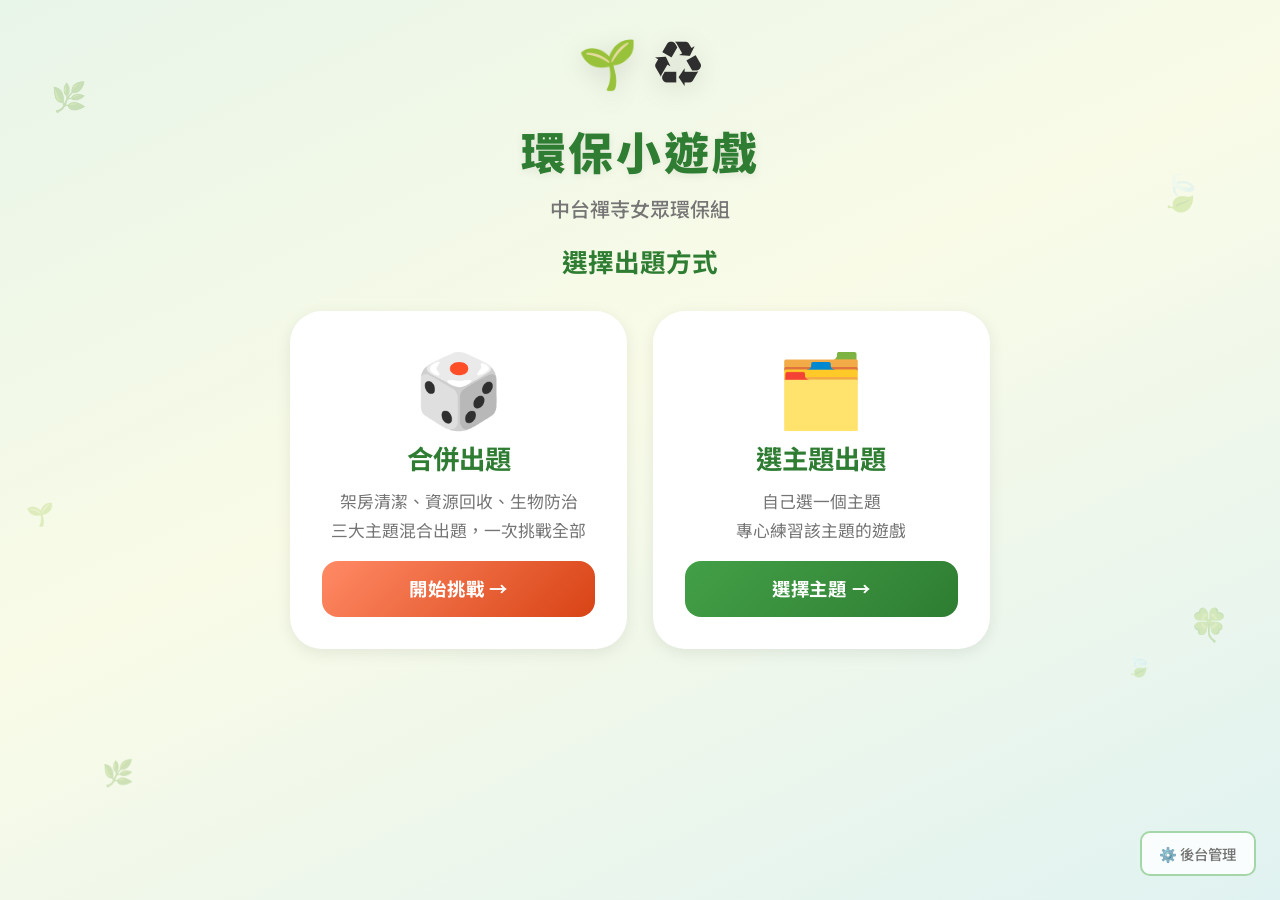
<file: index.html>
<!DOCTYPE html>
<html lang="zh-TW">
<head>
  <meta charset="UTF-8">
  <meta name="viewport" content="width=device-width, initial-scale=1.0">
  <title>環保小遊戲 | 中台禪寺女眾環保組</title>
  <link rel="preconnect" href="https://fonts.googleapis.com">
  <link href="https://fonts.googleapis.com/css2?family=Noto+Sans+TC:wght@400;500;700;900&display=swap" rel="stylesheet">
  <link rel="stylesheet" href="css/style.css">
</head>
<body>

  <!-- 背景裝飾 -->
  <div class="bg-deco" aria-hidden="true">
    <span class="leaf" style="top:8%;left:4%;font-size:1.8rem;animation-delay:0s">🌿</span>
    <span class="leaf" style="top:18%;right:6%;font-size:2.2rem;animation-delay:1.5s">🍃</span>
    <span class="leaf" style="top:55%;left:2%;font-size:1.4rem;animation-delay:3s">🌱</span>
    <span class="leaf" style="bottom:28%;right:4%;font-size:2rem;animation-delay:2s">🍀</span>
    <span class="leaf" style="bottom:12%;left:8%;font-size:1.6rem;animation-delay:4s">🌿</span>
    <span class="leaf" style="top:72%;right:10%;font-size:1.3rem;animation-delay:0.8s">🍃</span>
  </div>

  <div class="container">

    <!-- 標題區 -->
    <header class="header">
      <div class="mascot" aria-hidden="true">
        <span class="mascot-emoji">🌱</span>
        <span class="mascot-emoji mascot-right">♻️</span>
      </div>
      <h1 class="title">環保小遊戲</h1>
      <p class="subtitle">中台禪寺女眾環保組</p>
    </header>

    <!-- 出題方式選擇 -->
    <main>
      <h2 class="section-title">選擇出題方式</h2>
      <div class="games-grid" style="max-width:700px;margin:0 auto">

        <!-- 模式 1：合併出題 -->
        <a href="games/quiz/index.html" class="game-card card-mixed">
          <div class="card-icon">🎲</div>
          <div class="card-body">
            <h3>合併出題</h3>
            <p>架房清潔、資源回收、生物防治<br>三大主題混合出題，一次挑戰全部</p>
          </div>
          <span class="btn-play">開始挑戰 →</span>
        </a>

        <!-- 模式 2：選主題出題 -->
        <a href="theme-select.html" class="game-card card-theme">
          <div class="card-icon">🗂️</div>
          <div class="card-body">
            <h3>選主題出題</h3>
            <p>自己選一個主題<br>專心練習該主題的遊戲</p>
          </div>
          <span class="btn-play">選擇主題 →</span>
        </a>

      </div>
    </main>

  </div>

  <!-- 後台入口（低調放在角落） -->
  <a href="admin/index.html" class="btn-admin">⚙️ 後台管理</a>

  <script src="js/app.js"></script>
</body>
</html>
</file>
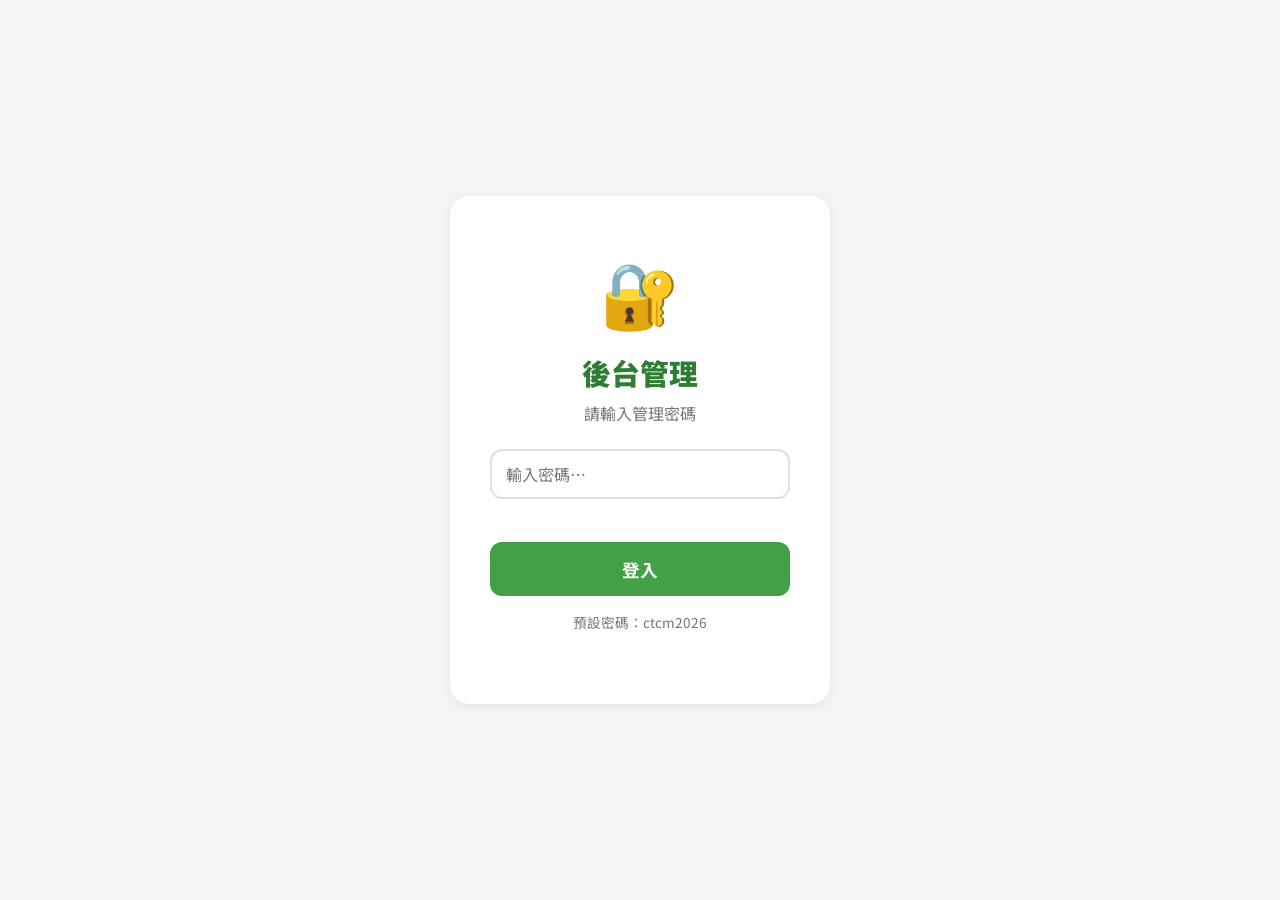
<file: admin/index.html>
<!DOCTYPE html>
<html lang="zh-TW">
<head>
  <meta charset="UTF-8">
  <meta name="viewport" content="width=device-width, initial-scale=1.0">
  <title>後台管理 | 環保小遊戲</title>
  <link rel="preconnect" href="https://fonts.googleapis.com">
  <link href="https://fonts.googleapis.com/css2?family=Noto+Sans+TC:wght@400;500;700;900&display=swap" rel="stylesheet">
  <style>
    :root {
      --green:      #43a047;
      --green-dark: #2e7d32;
      --green-bg:   #e8f5e9;
      --red:        #e53935;
      --red-bg:     #ffebee;
      --blue-bg:    #e3f2fd;
      --blue:       #1565c0;
      --text:       #2e2e2e;
      --text-light: #757575;
      --border:     #e0e0e0;
      --bg:         #f5f5f5;
      --white:      #ffffff;
      --radius:     12px;
      --shadow:     0 2px 12px rgba(0,0,0,0.08);
    }
    *, *::before, *::after { margin: 0; padding: 0; box-sizing: border-box; }
    body {
      font-family: 'Noto Sans TC', 'Microsoft JhengHei', sans-serif;
      background: var(--bg);
      color: var(--text);
      font-size: 16px;
      min-height: 100vh;
    }

    /* ── 登入畫面 ── */
    .login-wrap {
      display: flex;
      align-items: center;
      justify-content: center;
      min-height: 100vh;
      padding: 2rem;
    }
    .login-card {
      background: var(--white);
      border-radius: 20px;
      box-shadow: var(--shadow);
      padding: 3rem 2.5rem;
      width: 100%;
      max-width: 380px;
      text-align: center;
    }
    .login-icon { font-size: 4rem; margin-bottom: 1rem; }
    .login-card h2 { font-size: 1.8rem; font-weight: 900; color: var(--green-dark); margin-bottom: 0.5rem; }
    .login-card p  { color: var(--text-light); margin-bottom: 1.5rem; }
    .login-pw-hint { font-size: 0.85rem; color: var(--text-light); margin-top: 1rem; }
    .login-error { color: var(--red); font-size: 0.9rem; margin-top: 0.5rem; min-height: 1.2rem; }

    /* ── 共用輸入元件 ── */
    input[type="text"], input[type="password"], textarea, select {
      width: 100%;
      padding: 0.7rem 0.9rem;
      border: 2px solid var(--border);
      border-radius: var(--radius);
      font-family: inherit;
      font-size: 1rem;
      color: var(--text);
      background: var(--white);
      transition: border-color 0.2s;
      outline: none;
    }
    input:focus, textarea:focus, select:focus { border-color: var(--green); }
    textarea { resize: vertical; min-height: 80px; line-height: 1.6; }

    /* ── 共用按鈕 ── */
    .btn-primary {
      background: var(--green);
      color: white;
      border: none;
      border-radius: var(--radius);
      padding: 0.7rem 1.5rem;
      font-size: 1rem;
      font-weight: 700;
      font-family: inherit;
      cursor: pointer;
      transition: filter 0.2s, transform 0.15s;
    }
    .btn-primary:hover { filter: brightness(1.1); }
    .btn-primary.full  { width: 100%; padding: 0.9rem; font-size: 1.1rem; }

    .btn-danger {
      background: var(--red);
      color: white;
      border: none;
      border-radius: var(--radius);
      padding: 0.6rem 1.2rem;
      font-size: 0.9rem;
      font-weight: 700;
      font-family: inherit;
      cursor: pointer;
      transition: filter 0.2s;
    }
    .btn-danger:hover { filter: brightness(1.1); }

    .btn-outline {
      background: white;
      color: var(--text);
      border: 2px solid var(--border);
      border-radius: var(--radius);
      padding: 0.6rem 1.2rem;
      font-size: 0.9rem;
      font-weight: 600;
      font-family: inherit;
      cursor: pointer;
      transition: border-color 0.2s, background 0.2s;
      text-decoration: none;
      display: inline-block;
    }
    .btn-outline:hover { border-color: var(--green); background: var(--green-bg); }

    .btn-sm-edit {
      background: #e3f2fd;
      color: var(--blue);
      border: none;
      border-radius: 8px;
      padding: 0.35rem 0.8rem;
      font-size: 0.85rem;
      font-weight: 700;
      font-family: inherit;
      cursor: pointer;
      white-space: nowrap;
    }
    .btn-sm-del {
      background: var(--red-bg);
      color: var(--red);
      border: none;
      border-radius: 8px;
      padding: 0.35rem 0.8rem;
      font-size: 0.85rem;
      font-weight: 700;
      font-family: inherit;
      cursor: pointer;
    }

    /* ── 頂部導覽 ── */
    .admin-nav {
      position: sticky;
      top: 0;
      z-index: 50;
      background: var(--white);
      border-bottom: 2px solid var(--border);
      padding: 0.9rem 1.5rem;
      display: flex;
      align-items: center;
      justify-content: space-between;
      gap: 1rem;
    }
    .admin-nav-title { font-size: 1.3rem; font-weight: 900; color: var(--green-dark); }
    .admin-nav-actions { display: flex; gap: 0.6rem; align-items: center; }

    /* ── Tab 導覽 ── */
    .tab-bar {
      display: flex;
      gap: 0;
      background: var(--white);
      border-bottom: 2px solid var(--border);
      padding: 0 1.5rem;
      overflow-x: auto;
    }
    .tab-btn {
      background: none;
      border: none;
      border-bottom: 3px solid transparent;
      padding: 0.9rem 1.2rem;
      font-size: 0.95rem;
      font-weight: 700;
      font-family: inherit;
      color: var(--text-light);
      cursor: pointer;
      white-space: nowrap;
      transition: color 0.2s, border-color 0.2s;
      margin-bottom: -2px;
    }
    .tab-btn.active { color: var(--green-dark); border-bottom-color: var(--green); }
    .tab-btn:hover  { color: var(--green); }

    /* ── 分頁內容 ── */
    .tab-content {
      max-width: 800px;
      margin: 0 auto;
      padding: 1.5rem;
    }

    /* 工具列 */
    .toolbar {
      display: flex;
      align-items: center;
      gap: 0.8rem;
      margin-bottom: 1.2rem;
      flex-wrap: wrap;
    }
    .count-label { font-size: 0.9rem; color: var(--text-light); flex: 1; }

    /* ── 列表卡片 ── */
    .item-card {
      background: var(--white);
      border-radius: var(--radius);
      border: 2px solid var(--border);
      padding: 1rem 1.2rem;
      margin-bottom: 0.7rem;
      transition: border-color 0.2s;
    }
    .item-card:hover { border-color: #bdbdbd; }

    .item-header {
      display: flex;
      align-items: flex-start;
      gap: 0.6rem;
      margin-bottom: 0.5rem;
    }
    .item-actions { margin-left: auto; display: flex; gap: 0.4rem; flex-shrink: 0; }
    .item-q    { font-weight: 600; font-size: 0.95rem; line-height: 1.5; flex: 1; }
    .item-meta { font-size: 0.85rem; color: var(--text-light); margin-top: 0.25rem; }

    /* 標籤 */
    .tag {
      font-size: 0.78rem;
      font-weight: 700;
      padding: 0.15rem 0.6rem;
      border-radius: 999px;
      white-space: nowrap;
      flex-shrink: 0;
    }
    .tag-green { background: var(--green-bg); color: var(--green-dark); }
    .tag-blue  { background: var(--blue-bg);  color: var(--blue); }
    .tag-red   { background: var(--red-bg);   color: var(--red); }
    .tag-orange{ background: #fff3e0;          color: #e65100; }

    /* 空狀態 */
    .empty-state {
      text-align: center;
      padding: 3rem 1rem;
      color: var(--text-light);
      font-size: 1.05rem;
    }
    .empty-state span { font-size: 3rem; display: block; margin-bottom: 0.8rem; }

    /* ── 設定區 ── */
    .settings-card {
      background: var(--white);
      border-radius: var(--radius);
      border: 2px solid var(--border);
      padding: 1.5rem;
      margin-bottom: 1.2rem;
    }
    .settings-card h3 { font-size: 1.1rem; font-weight: 700; margin-bottom: 1.2rem; color: var(--green-dark); }
    .form-row { margin-bottom: 0.9rem; }
    .form-label { font-size: 0.9rem; font-weight: 600; margin-bottom: 0.35rem; display: block; }

    /* ── 找找看：關卡區塊 ── */
    .round-section {
      background: var(--white);
      border-radius: var(--radius);
      border: 2px solid var(--border);
      margin-bottom: 1.2rem;
      overflow: hidden;
    }
    .round-header {
      background: var(--green-bg);
      padding: 0.7rem 1.2rem;
      display: flex;
      align-items: center;
      justify-content: space-between;
      border-bottom: 2px solid var(--border);
    }
    .round-header-title { font-weight: 900; color: var(--green-dark); font-size: 1rem; }
    .round-items { padding: 0.5rem 0.8rem; }
    .round-items .item-card { margin-bottom: 0.5rem; }
    .round-items .item-card:last-child { margin-bottom: 0; }

    /* ── 枯草菌：選項列 ── */
    .choice-row {
      border: 2px solid var(--border);
      border-radius: var(--radius);
      padding: 0.8rem;
      margin-bottom: 0.7rem;
      background: #fafafa;
    }
    .choice-row-header {
      display: flex;
      align-items: center;
      gap: 0.5rem;
      margin-bottom: 0.5rem;
      font-size: 0.9rem;
      font-weight: 600;
    }
    .choice-row-header input[type=radio] {
      width: auto;
      padding: 0;
      accent-color: var(--green);
    }
    .choice-warn-label {
      font-size: 0.8rem;
      color: var(--text-light);
      margin-top: 0.4rem;
      display: block;
    }

    /* ── 表單 overlay ── */
    .form-overlay {
      position: fixed;
      inset: 0;
      background: rgba(0,0,0,0.45);
      z-index: 100;
      display: flex;
      align-items: flex-start;
      justify-content: center;
      padding: 2rem 1rem;
      overflow-y: auto;
    }
    .form-card {
      background: var(--white);
      border-radius: 20px;
      padding: 2rem;
      width: 100%;
      max-width: 580px;
      box-shadow: 0 20px 60px rgba(0,0,0,0.2);
    }
    .form-card-header {
      display: flex;
      align-items: center;
      justify-content: space-between;
      margin-bottom: 1.5rem;
    }
    .form-card-title { font-size: 1.3rem; font-weight: 900; color: var(--green-dark); }
    .btn-close {
      background: var(--bg);
      border: none;
      border-radius: 50%;
      width: 2.2rem;
      height: 2.2rem;
      font-size: 1.2rem;
      cursor: pointer;
      display: flex;
      align-items: center;
      justify-content: center;
      color: var(--text-light);
    }
    .btn-close:hover { background: var(--border); }
    .form-footer {
      display: flex;
      gap: 0.8rem;
      margin-top: 1.5rem;
      justify-content: flex-end;
    }
    .two-col { display: grid; grid-template-columns: 1fr 3fr; gap: 0.6rem; }

    /* ── Toast ── */
    .toast {
      position: fixed;
      bottom: 2rem;
      left: 50%;
      transform: translateX(-50%);
      background: #212121;
      color: white;
      padding: 0.7rem 1.5rem;
      border-radius: 999px;
      font-size: 0.95rem;
      font-weight: 600;
      z-index: 999;
    }

    /* ── 工具 ── */
    .hidden { display: none !important; }
    .info-box {
      background: #fff9c4;
      border: 2px solid #fbc02d;
      border-radius: var(--radius);
      padding: 0.7rem 1.1rem;
      margin-bottom: 1.2rem;
      font-size: 0.9rem;
      color: #f57f17;
      line-height: 1.7;
    }

    @media (max-width: 520px) {
      .tab-btn { padding: 0.7rem 0.8rem; font-size: 0.85rem; }
      .two-col { grid-template-columns: 1fr; }
    }
  </style>
</head>
<body>

  <!-- ① 登入畫面 -->
  <div id="screen-login" class="login-wrap">
    <div class="login-card">
      <div class="login-icon">🔐</div>
      <h2>後台管理</h2>
      <p>請輸入管理密碼</p>
      <input type="password" id="pw-input" placeholder="輸入密碼…" autocomplete="current-password">
      <div id="login-error" class="login-error"></div>
      <button class="btn-primary full" onclick="doLogin()" style="margin-top:1rem">登入</button>
      <p class="login-pw-hint">預設密碼：ctcm2026</p>
    </div>
  </div>

  <!-- ② 管理主畫面 -->
  <div id="screen-admin" class="hidden">

    <nav class="admin-nav">
      <span class="admin-nav-title">⚙️ 後台管理</span>
      <div class="admin-nav-actions">
        <a href="../index.html" class="btn-outline">← 回首頁</a>
        <button class="btn-outline" onclick="doLogout()">登出</button>
      </div>
    </nav>

    <div class="tab-bar">
      <button class="tab-btn active" data-tab="spoterror"    onclick="switchTab('spoterror')">🔍 找找看</button>
      <button class="tab-btn"        data-tab="recyclesteps" onclick="switchTab('recyclesteps')">📦 回收前怎麼做</button>
      <button class="tab-btn"        data-tab="sorting"      onclick="switchTab('sorting')">♻️ 垃圾大分類</button>
      <button class="tab-btn"        data-tab="biomatch"     onclick="switchTab('biomatch')">🎯 配對挑戰</button>
      <button class="tab-btn"        data-tab="bacillus"     onclick="switchTab('bacillus')">🧪 枯草菌操作</button>
      <button class="tab-btn"        data-tab="mixedquiz"    onclick="switchTab('mixedquiz')">🎲 合併出題</button>
      <button class="tab-btn"        data-tab="settings"     onclick="switchTab('settings')">🔧 設定</button>
    </div>

    <!-- Tab: 找找看 -->
    <div id="tab-spoterror" class="tab-content">
      <div class="toolbar">
        <span class="count-label">固定 3 關 × 4 情境卡，可編輯文字和錯誤標記（圖片路徑固定）</span>
        <button class="btn-danger" onclick="resetToDefault('spoterror')">↺ 重置預設</button>
      </div>
      <div id="spoterror-rounds"></div>
    </div>

    <!-- Tab: 回收前怎麼做 -->
    <div id="tab-recyclesteps" class="tab-content hidden">
      <div class="toolbar">
        <button class="btn-primary" onclick="openForm('recyclesteps', null)">＋ 新增題目</button>
        <span class="count-label" id="recyclesteps-count"></span>
        <button class="btn-danger" onclick="resetToDefault('recyclesteps')">↺ 重置預設</button>
      </div>
      <div id="recyclesteps-list"></div>
    </div>

    <!-- Tab: 垃圾大分類 -->
    <div id="tab-sorting" class="tab-content hidden">
      <div class="toolbar">
        <button class="btn-primary" onclick="openForm('sorting', null)">＋ 新增物品</button>
        <span class="count-label" id="sorting-count"></span>
        <button class="btn-danger" onclick="resetToDefault('sorting')">↺ 重置預設</button>
      </div>
      <div id="sorting-list"></div>
    </div>

    <!-- Tab: 配對挑戰 -->
    <div id="tab-biomatch" class="tab-content hidden">
      <div class="toolbar">
        <button class="btn-primary" onclick="openForm('biomatch', null)">＋ 新增情境</button>
        <span class="count-label" id="biomatch-count"></span>
        <button class="btn-danger" onclick="resetToDefault('biomatch')">↺ 重置預設</button>
      </div>
      <div id="biomatch-list"></div>
    </div>

    <!-- Tab: 枯草菌操作 -->
    <div id="tab-bacillus" class="tab-content hidden">
      <div class="toolbar">
        <span class="count-label">固定 5 個操作步驟，只能編輯各步驟的內容</span>
        <button class="btn-danger" onclick="resetToDefault('bacillus')">↺ 重置預設</button>
      </div>
      <div id="bacillus-list"></div>
    </div>

    <!-- Tab: 合併出題 -->
    <div id="tab-mixedquiz" class="tab-content hidden">
      <div class="toolbar">
        <button class="btn-primary" onclick="openForm('mixedquiz', null)">＋ 新增題目</button>
        <span class="count-label" id="mixedquiz-count"></span>
        <button class="btn-danger" onclick="resetToDefault('mixedquiz')">↺ 重置預設</button>
      </div>
      <div class="info-box" style="margin-bottom:1rem;font-size:0.85rem">💡 首頁「合併出題」每次會從架房清潔／資源回收／生物防治三個主題各抽 4 題，混合成一場 12 題的測驗</div>
      <div id="mixedquiz-list"></div>
    </div>

    <!-- Tab: 設定 -->
    <div id="tab-settings" class="tab-content hidden">

      <div class="settings-card">
        <h3>📊 Google Sheets 串接</h3>
        <p style="color:var(--text-light);font-size:0.95rem;margin-bottom:1.2rem;line-height:1.8">
          設定後，「垃圾大分類」題目可從 Google 試算表同步。<br>
          Apps Script 程式碼請參考 <code style="background:#f5f5f5;padding:0.1rem 0.4rem;border-radius:4px">admin/apps-script.js</code>
        </p>
        <div class="form-row">
          <label class="form-label">Apps Script 網址</label>
          <input type="text" id="script-url" placeholder="https://script.google.com/macros/s/...">
        </div>
        <div style="display:flex;gap:0.6rem;align-items:center;flex-wrap:wrap;margin-top:0.5rem">
          <button class="btn-primary" onclick="saveScriptUrl()">儲存網址</button>
          <button class="btn-outline" id="btn-sync" onclick="manualSync()">🔄 立即同步</button>
          <span id="sync-status" style="font-size:0.85rem;color:var(--text-light)"></span>
        </div>
      </div>

      <div class="settings-card">
        <h3>🔑 修改管理密碼</h3>
        <div class="form-row">
          <label class="form-label">目前密碼</label>
          <input type="password" id="pw-current" placeholder="輸入目前密碼">
        </div>
        <div class="form-row">
          <label class="form-label">新密碼</label>
          <input type="password" id="pw-new" placeholder="輸入新密碼">
        </div>
        <div class="form-row">
          <label class="form-label">確認新密碼</label>
          <input type="password" id="pw-confirm" placeholder="再輸入一次新密碼">
        </div>
        <button class="btn-primary" onclick="changePassword()">更新密碼</button>
      </div>

      <div class="settings-card">
        <h3>🗑️ 清除所有自訂資料</h3>
        <p style="color:var(--text-light);font-size:0.95rem;margin-bottom:1rem;line-height:1.7">
          清除後，所有遊戲將回到預設題目。此操作無法復原。
        </p>
        <button class="btn-danger" onclick="clearAllData()">清除全部自訂資料</button>
      </div>
    </div>

  </div><!-- /screen-admin -->

  <!-- ③ 表單 overlay -->
  <div id="form-overlay" class="form-overlay hidden" onclick="handleOverlayClick(event)">
    <div class="form-card" id="form-card">
      <div class="form-card-header">
        <span class="form-card-title" id="form-title">編輯</span>
        <button class="btn-close" onclick="closeForm()">✕</button>
      </div>

      <!-- 找找看：關卡標題 -->
      <div id="spoterror-round-form" class="hidden">
        <div class="form-row">
          <label class="form-label">關卡標題</label>
          <input type="text" id="f-round-title" placeholder="例如：打掃前準備">
        </div>
      </div>

      <!-- 找找看：情境卡片 -->
      <div id="spoterror-item-form" class="hidden">
        <div class="form-row">
          <label class="form-label">工具 / 名稱</label>
          <input type="text" id="f-item-label" placeholder="例如：三角立牌">
        </div>
        <div class="form-row">
          <label class="form-label">操作描述文字</label>
          <textarea id="f-item-desc" placeholder="描述這個情境的操作內容…"></textarea>
        </div>
        <div class="form-row">
          <label class="form-label" style="display:flex;align-items:center;gap:0.6rem;cursor:pointer">
            <input type="checkbox" id="f-item-iserror" style="width:auto;padding:0;margin:0;accent-color:var(--red)">
            <span>這是「錯誤」操作（勾選 = ❌ 錯誤，不勾 = ✅ 正確）</span>
          </label>
        </div>
        <div class="form-row">
          <label class="form-label">揭曉後的說明</label>
          <textarea id="f-item-explain" placeholder="正確或錯誤的原因說明，例如：❌ 錯誤！正確作法是…"></textarea>
        </div>
      </div>

      <!-- 回收前怎麼做：題目 -->
      <div id="recyclesteps-form" class="hidden">
        <div class="two-col">
          <div class="form-row">
            <label class="form-label">圖示</label>
            <input type="text" id="f-rs-emoji" placeholder="🧃">
          </div>
          <div class="form-row">
            <label class="form-label">物品名稱</label>
            <input type="text" id="f-rs-name" placeholder="例如：鋁箔包（利樂包）">
          </div>
        </div>
        <div class="form-row">
          <label class="form-label">題目問題</label>
          <textarea id="f-rs-question" placeholder="回收前需要做哪些處理？"></textarea>
        </div>
        <div class="form-row">
          <label class="form-label">四個選項（A / B / C / D）</label>
          <div style="display:flex;flex-direction:column;gap:0.5rem">
            <input type="text" id="f-rs-opt-0" placeholder="選項 A">
            <input type="text" id="f-rs-opt-1" placeholder="選項 B">
            <input type="text" id="f-rs-opt-2" placeholder="選項 C">
            <input type="text" id="f-rs-opt-3" placeholder="選項 D">
          </div>
        </div>
        <div class="form-row">
          <label class="form-label">正確答案</label>
          <select id="f-rs-correct">
            <option value="0">A</option>
            <option value="1">B</option>
            <option value="2">C</option>
            <option value="3">D</option>
          </select>
        </div>
        <div class="form-row">
          <label class="form-label">解析說明</label>
          <textarea id="f-rs-explain" placeholder="🔍 解析說明…"></textarea>
        </div>
      </div>

      <!-- 垃圾大分類：物品 -->
      <div id="sorting-form" class="hidden">
        <div class="form-row">
          <label class="form-label">物品名稱</label>
          <input type="text" id="f-name" placeholder="例如：報紙">
        </div>
        <div class="form-row">
          <label class="form-label">圖示（Emoji）</label>
          <input type="text" id="f-emoji" placeholder="例如：📰（複製 emoji 貼上）">
        </div>
        <div class="form-row">
          <label class="form-label">或改用照片路徑（選填，有填會優先於 Emoji 顯示）</label>
          <input type="text" id="f-img" placeholder="例如：../../images/sorting-items/寶特瓶.jpg">
        </div>
        <div class="form-row">
          <label class="form-label">所屬類別</label>
          <select id="f-bin">
            <option value="一般垃圾">🗑️ 一般垃圾</option>
            <option value="塑膠免洗餐具">🥤 塑膠免洗餐具</option>
            <option value="紙類免洗餐具">🥡 紙類免洗餐具</option>
            <option value="塑膠類">🖊️ 塑膠類</option>
            <option value="塑膠容器">🧴 塑膠容器</option>
            <option value="寶特瓶">🍶 寶特瓶</option>
            <option value="鐵鋁罐">🥫 鐵鋁罐</option>
            <option value="鋁箔包">🧃 鋁箔包</option>
            <option value="電子電器">📱 電子電器</option>
            <option value="紙類">📦 紙類</option>
            <option value="報紙">📰 報紙</option>
          </select>
        </div>
        <div class="form-row">
          <label class="form-label">答題後提示說明</label>
          <input type="text" id="f-hint" placeholder="例如：乾淨的報紙可以回收">
        </div>
      </div>

      <!-- 配對挑戰：情境 -->
      <div id="biomatch-form" class="hidden">
        <div class="two-col">
          <div class="form-row">
            <label class="form-label">情境圖示</label>
            <input type="text" id="f-bm-emoji" placeholder="🪲">
          </div>
          <div class="form-row">
            <label class="form-label">情境標題</label>
            <input type="text" id="f-bm-title" placeholder="例如：廚房排水管出現小蛾蚋">
          </div>
        </div>
        <div class="form-row">
          <label class="form-label">情境說明</label>
          <textarea id="f-bm-desc" placeholder="描述具體情況，讓玩家理解問題所在…"></textarea>
        </div>
        <div class="form-row">
          <label class="form-label">正確防治工具</label>
          <select id="f-bm-answer">
            <option value="drain">🟤 溝渠劑（殺滅管道中的蛾蚋幼蟲）</option>
            <option value="spray">💦 防蟑蟻噴劑（防治蟑螂和螞蟻）</option>
            <option value="bacillus">🧫 枯草菌（分解有機物、消除管路異味）</option>
          </select>
        </div>
        <div class="form-row">
          <label class="form-label">揭曉解析</label>
          <textarea id="f-bm-explain" placeholder="🔍 解析說明…"></textarea>
        </div>
      </div>

      <!-- 枯草菌操作：步驟編輯 -->
      <div id="bacillus-form" class="hidden">
        <div class="two-col">
          <div class="form-row">
            <label class="form-label">步驟圖示</label>
            <input type="text" id="f-bac-emoji" placeholder="⚗️">
          </div>
          <div class="form-row">
            <label class="form-label">步驟名稱</label>
            <input type="text" id="f-bac-title" placeholder="例如：準備枯草菌液">
          </div>
        </div>
        <div class="form-row">
          <label class="form-label">題目問題</label>
          <textarea id="f-bac-question" placeholder="枯草菌粉末加水稀釋時，正確比例是？"></textarea>
        </div>

        <div class="form-label" style="margin-bottom:0.5rem">三個選項（選一個為正確答案）</div>
        <div class="info-box" style="margin-bottom:0.8rem;font-size:0.85rem">💡 勾選「正確答案」的那個，「答錯提示」欄位留空即可</div>

        <div class="choice-row">
          <div class="choice-row-header">
            <input type="radio" name="f-bac-correct" value="0" id="f-bac-radio-0">
            <label for="f-bac-radio-0">選項 1</label>
          </div>
          <input type="text" id="f-bac-choice-0" placeholder="選項文字…">
          <label class="choice-warn-label">答錯提示（選這個選項時顯示的警示）</label>
          <textarea id="f-bac-warn-0" style="min-height:55px" placeholder="⚠️ 不對喔，原因是…（正確答案的此欄留空）"></textarea>
        </div>
        <div class="choice-row">
          <div class="choice-row-header">
            <input type="radio" name="f-bac-correct" value="1" id="f-bac-radio-1">
            <label for="f-bac-radio-1">選項 2</label>
          </div>
          <input type="text" id="f-bac-choice-1" placeholder="選項文字…">
          <label class="choice-warn-label">答錯提示</label>
          <textarea id="f-bac-warn-1" style="min-height:55px" placeholder="⚠️ 不對喔，原因是…（正確答案的此欄留空）"></textarea>
        </div>
        <div class="choice-row">
          <div class="choice-row-header">
            <input type="radio" name="f-bac-correct" value="2" id="f-bac-radio-2">
            <label for="f-bac-radio-2">選項 3</label>
          </div>
          <input type="text" id="f-bac-choice-2" placeholder="選項文字…">
          <label class="choice-warn-label">答錯提示</label>
          <textarea id="f-bac-warn-2" style="min-height:55px" placeholder="⚠️ 不對喔，原因是…（正確答案的此欄留空）"></textarea>
        </div>

        <div class="form-row">
          <label class="form-label">答對後的解析說明</label>
          <textarea id="f-bac-explain" placeholder="✅ 正確！…"></textarea>
        </div>
        <div class="form-row">
          <label class="form-label">結果頁重點整理（一行文字）</label>
          <input type="text" id="f-bac-summary" placeholder="例如：稀釋比例：1:40（1份菌粉 + 40份水）">
        </div>
      </div>

      <!-- 合併出題：題目 -->
      <div id="mixedquiz-form" class="hidden">
        <div class="form-row">
          <label class="form-label">所屬主題</label>
          <select id="f-mq-cat">
            <option value="cleaning">🧹 架房清潔</option>
            <option value="recycle">♻️ 資源回收</option>
            <option value="bio">🪲 生物防治</option>
          </select>
        </div>
        <div class="form-row">
          <label class="form-label">題目問題</label>
          <textarea id="f-mq-question" placeholder="例如：寶特瓶應該投入哪一種回收類別？"></textarea>
        </div>
        <div class="form-row">
          <label class="form-label">選項（前 3 個必填，第 4 個選填）</label>
          <div style="display:flex;flex-direction:column;gap:0.5rem">
            <input type="text" id="f-mq-opt-0" placeholder="選項 A">
            <input type="text" id="f-mq-opt-1" placeholder="選項 B">
            <input type="text" id="f-mq-opt-2" placeholder="選項 C">
            <input type="text" id="f-mq-opt-3" placeholder="選項 D（選填，留空表示只有 3 個選項）">
          </div>
        </div>
        <div class="form-row">
          <label class="form-label">正確答案</label>
          <select id="f-mq-correct">
            <option value="0">A</option>
            <option value="1">B</option>
            <option value="2">C</option>
            <option value="3">D</option>
          </select>
        </div>
        <div class="form-row">
          <label class="form-label">解析說明</label>
          <textarea id="f-mq-explain" placeholder="解析說明…"></textarea>
        </div>
      </div>

      <div class="form-footer">
        <button class="btn-outline" onclick="closeForm()">取消</button>
        <button class="btn-primary" onclick="saveForm()">儲存</button>
      </div>
    </div>
  </div>

  <!-- Toast 通知 -->
  <div id="toast" class="toast hidden"></div>

  <script>
  /* ==========================================
     預設資料
  ========================================== */

  const DEFAULT_SPOTERROR = [
    {
      title: '打掃前準備',
      items: [
        { img: '../../images/tools/架房打掃用具(1)_page-0007.jpg', label: '三角立牌',    desc: '打掃前先在門口放三角立牌，提醒訪客',                isError: false, explain: '✅ 正確！打掃前一定要先放立牌，避免訪客誤入。' },
        { img: '../../images/tools/架房打掃用具(1)_page-0039.jpg', label: '旋轉拖把',    desc: '直接開始用濕拖把拖地，跳過乾掃步驟',                isError: true,  explain: '❌ 錯誤！正確順序是先乾掃清除灰塵，再用濕拖把清潔地板，否則會越拖越髒。' },
        { img: '../../images/tools/架房打掃用具(1)_page-0019.jpg', label: '大掃帚',      desc: '先用掃帚把地面灰塵掃乾淨再濕拖',                    isError: false, explain: '✅ 正確！乾掃在前、濕拖在後是基本 SOP。' },
        { img: '../../images/tools/架房打掃用具(1)_page-0005.jpg', label: '多功能清潔劑', desc: '清潔劑不稀釋，直接用原液大量噴灑',                   isError: true,  explain: '❌ 錯誤！清潔劑必須按比例稀釋後使用，原液濃度過高可能傷害設備及皮膚。' }
      ]
    },
    {
      title: '抹布分色使用',
      items: [
        { img: '../../images/tools/架房打掃用具(1)_page-0021.jpg', label: '藍色抹布', desc: '藍色抹布：專門用來擦鏡子、玻璃、地板',           isError: false, explain: '✅ 正確！藍色抹布有固定用途，不能隨意換區域。' },
        { img: '../../images/tools/架房打掃用具(1)_page-0022.jpg', label: '咖啡色抹布', desc: '咖啡色抹布先擦桌面後，繼續拿來擦廁所',         isError: true,  explain: '❌ 錯誤！不同區域（桌面與廁所）必須使用不同抹布，避免交叉污染。' },
        { img: '../../images/tools/架房打掃用具(1)_page-0023.jpg', label: '抹布',       desc: '不管顏色，哪塊布順手就用哪塊',                 isError: true,  explain: '❌ 錯誤！抹布分色是衛生管理的基本原則，必須按顏色區分用途，不可混用。' },
        { img: '../../images/tools/架房打掃用具(1)_page-0014.jpg', label: '馬桶刷',     desc: '每間廁所的馬桶刷各自獨立，不跨廁所使用',       isError: false, explain: '✅ 正確！馬桶刷是個人衛生工具，不可跨廁所混用。' }
      ]
    },
    {
      title: '清潔程序細節',
      items: [
        { img: '../../images/tools/架房打掃用具(1)_page-0007.jpg', label: '三角立牌', desc: '打掃完成後，記得收回放置的三角立牌',           isError: false, explain: '✅ 正確！打掃結束要把立牌收回，避免妨礙正常通行。' },
        { img: '../../images/tools/架房打掃用具(1)_page-0006.jpg', label: '次氯酸水', desc: '次氯酸水噴完後立刻用抹布擦掉',                 isError: true,  explain: '❌ 錯誤！次氯酸水需靜置數分鐘讓消毒作用充分發揮，不能噴完馬上擦掉。' },
        { img: '../../images/tools/架房打掃用具(1)_page-0039.jpg', label: '旋轉拖把', desc: '拖地方向：從房間最裡面往門口方向拖',           isError: false, explain: '✅ 正確！從裡往外拖，才不會把已拖好的地方再踩髒。' },
        { img: '../../images/tools/架房打掃用具(1)_page-0009.jpg', label: '水桶',     desc: '拖地用同一桶水，從頭拖到底不換水',             isError: true,  explain: '❌ 錯誤！拖地水髒了要換，否則越拖越髒，水桶水需要定期更換。' }
      ]
    }
  ];

  const DEFAULT_RECYCLESTEPS = [
    {
      emoji: '🧃', name: '鋁箔包（利樂包）',
      question: '回收鋁箔包前，需要做哪些處理？',
      options: [
        { text: '拔掉吸管、剪開清洗、壓扁後投入回收桶', correct: true },
        { text: '直接整包投入回收桶，不需處理', correct: false },
        { text: '撕掉外層紙，只留中間鋁箔再回收', correct: false },
        { text: '加熱融化後再回收', correct: false }
      ],
      explain: '🔍 鋁箔包由鋁箔、聚乙烯和紙板組成，材質較複雜。回收前要：① 拔掉或剪掉吸管、② 剪開沖洗乾淨、③ 壓扁，才能讓回收廠順利處理。'
    },
    {
      emoji: '🍶', name: '寶特瓶（PET）',
      question: '回收寶特瓶時，瓶蓋和瓶身需要分開投入嗎？',
      options: [
        { text: '不需要，瓶蓋和瓶身可以一起回收', correct: true },
        { text: '需要，瓶蓋材質不同要分開投入', correct: false },
        { text: '只能回收瓶身，瓶蓋要丟一般垃圾', correct: false },
        { text: '要先把標籤撕掉才能回收', correct: false }
      ],
      explain: '🔍 寶特瓶（PET）的瓶蓋和瓶身可以一起回收，不需分開。清洗後壓扁即可投入回收桶。有顏色的寶特瓶也可以回收，有油脂的則歸塑膠瓶罐類。'
    },
    {
      emoji: '🥫', name: '鐵罐 / 鋁罐',
      question: '下列關於鐵罐和鋁罐的回收說明，哪個正確？',
      options: [
        { text: '鋁罐可踩扁；噴射式鐵罐（如殺蟲劑罐）不可壓縮', correct: true },
        { text: '所有罐子都要踩扁後才能回收', correct: false },
        { text: '罐子不需要清洗，直接丟入回收桶即可', correct: false },
        { text: '鐵罐要撕掉標籤，鋁罐不用', correct: false }
      ],
      explain: '🔍 鋁罐質軟、可踩扁。鐵罐硬度高，噴射式鐵罐（殺蟲劑、噴漆罐等）內有殘壓，壓縮可能爆炸，千萬不可壓縮！所有罐子都要清洗再投入回收。'
    },
    {
      emoji: '🥡', name: '免洗塑膠餐具',
      question: '回收免洗塑膠餐盒時，下列說法哪個正確？',
      options: [
        { text: '清洗後可投入塑膠回收；免洗筷歸一般垃圾', correct: true },
        { text: '免洗筷可以和塑膠餐盒一起投入回收桶', correct: false },
        { text: '有油污直接投入塑膠回收桶，不用清洗', correct: false },
        { text: '塑膠湯匙屬一般垃圾，不能回收', correct: false }
      ],
      explain: '🔍 免洗塑膠餐盒、湯碗、湯匙清洗後可投入塑膠回收。但免洗筷（木竹材質）和橡皮筋屬一般垃圾，不可放入塑膠回收。'
    },
    {
      emoji: '📰', name: '紙類回收',
      question: '下列哪種情況的紙，不可以投入紙類回收桶？',
      options: [
        { text: '沾滿油污或水濕的廢紙', correct: true },
        { text: '乾淨的紙箱（硬紙板）', correct: false },
        { text: '舊報紙和雜誌', correct: false },
        { text: '乾淨的紙袋', correct: false }
      ],
      explain: '🔍 紙類回收的大原則是「乾淨才能回收」。沾了油污、食物殘渣或濕掉的紙（如油紙袋、濕紙巾）要歸一般垃圾。乾淨的紙箱、報紙、紙袋、書本都可以回收。'
    }
  ];

  const DEFAULT_SORTING = [
    { name:'用過的衛生紙', emoji:'🧻', bin:'一般垃圾',     hint:'用過的衛生紙不可回收，屬一般垃圾' },
    { name:'用過的口罩',   emoji:'😷', bin:'一般垃圾',     hint:'用過的口罩屬一般垃圾' },
    { name:'茶包',         emoji:'🍵', bin:'一般垃圾',     hint:'茶包、咖啡濾掛包喝完屬一般垃圾' },
    { name:'手搖飲料杯',   emoji:'🧋', bin:'塑膠免洗餐具', hint:'塑膠飲料杯清洗後投入塑膠免洗餐具' },
    { name:'免洗湯匙',     emoji:'🥄', bin:'塑膠免洗餐具', hint:'塑膠免洗餐具清洗後才能回收' },
    { name:'紙碗',         emoji:'🥣', bin:'紙類免洗餐具', hint:'紙碗、紙杯沖洗晾乾後投入紙類免洗餐具' },
    { name:'紙便當盒',     emoji:'🍱', bin:'紙類免洗餐具', hint:'紙便當盒清洗晾乾後投入紙類免洗餐具' },
    { name:'牙刷',         emoji:'🪥', bin:'塑膠類',       hint:'牙刷等小型塑膠製品屬塑膠類' },
    { name:'原子筆',       emoji:'🖊️', bin:'塑膠類',       hint:'筆、筆蓋等塑膠文具屬塑膠類' },
    { name:'牙膏軟管',     emoji:'🧴', bin:'塑膠容器',     hint:'牙膏軟管等軟性塑膠容器歸類為塑膠容器' },
    { name:'養樂多瓶',     emoji:'🍼', bin:'塑膠容器',     hint:'養樂多、優酪乳瓶洗淨後投入塑膠容器' },
    { name:'礦泉水寶特瓶', emoji:'🍶', bin:'寶特瓶',       hint:'寶特瓶壓扁後投入寶特瓶回收' },
    { name:'運動飲料瓶',   emoji:'🥤', bin:'寶特瓶',       hint:'標示 PET 材質的飲料瓶屬寶特瓶類' },
    { name:'鋁罐',         emoji:'🥫', bin:'鐵鋁罐',       hint:'鋁罐、鐵罐清洗後投入鐵鋁罐回收' },
    { name:'奶粉罐',       emoji:'🫙', bin:'鐵鋁罐',       hint:'奶粉罐等鐵罐屬鐵鋁罐類' },
    { name:'保久乳鋁箔包', emoji:'🧃', bin:'鋁箔包',       hint:'喝完、拉平、壓扁後投入鋁箔包回收，吸管丟一般垃圾' },
    { name:'舊手機',       emoji:'📱', bin:'電子電器',     hint:'舊手機等 3C 產品屬電子電器回收' },
    { name:'充電器',       emoji:'🔌', bin:'電子電器',     hint:'充電器、線材屬電子電器回收' },
    { name:'紙提袋',       emoji:'🛍️', bin:'紙類',         hint:'紙提袋回收前請去除提袋繩' },
    { name:'紙箱',         emoji:'📦', bin:'紙類',         hint:'紙箱壓扁後投入紙類回收' },
    { name:'報紙',         emoji:'📰', bin:'報紙',         hint:'乾淨的報紙可以回收' },
    { name:'廣告傳單',     emoji:'📄', bin:'報紙',         hint:'廣告傳單屬報紙類回收' },
  ];

  const DEFAULT_BIOMATCH = [
    { emoji:'🪲', title:'廚房排水管出現小蛾蚋',    desc:'排水管口附近飛著一群小小的飛蟲，那是蛾蚋（孑孓）。', answer:'drain',    explain:'🔍 蛾蚋幼蟲孳生於管道積污中。使用溝渠劑倒入排水管，可殺滅幼蟲，斷絕生長來源。' },
    { emoji:'🪳', title:'架房角落發現蟑螂',        desc:'打掃時在牆角縫隙看到蟑螂出沒的痕跡。',               answer:'spray',    explain:'🔍 發現蟑螂活動跡象，使用防蟑蟻噴劑噴灑在縫隙、角落等常見藏匿處。' },
    { emoji:'💨', title:'廁所散發不明異味',         desc:'廁所地漏和管道持續發出臭味，清洗後仍難消除。',         answer:'bacillus', explain:'🔍 管道異味多來自有機物堆積和細菌。枯草菌能分解有機殘留，從根本消除臭味。' },
    { emoji:'🐜', title:'場所看到螞蟻行進',         desc:'地板上發現一列螞蟻，正往某個方向前進。',               answer:'spray',    explain:'🔍 螞蟻通常沿費洛蒙氣味路徑行進。使用防蟑蟻噴劑沿行進路線噴灑，並找到可能入侵點加強防範。' },
    { emoji:'🚿', title:'淋浴間地漏積水有臭味',     desc:'淋浴間地漏排水不順，積水時傳出異臭。',                 answer:'bacillus', explain:'🔍 地漏積污分解產生臭味。倒入枯草菌，讓菌種分解有機物，在下線前使用效果最佳。' },
    { emoji:'🪲', title:'地下室管道孳生蛾蚋幼蟲',   desc:'地下室積水處出現大量蛾蚋孑孓，影響環境衛生。',         answer:'drain',    explain:'🔍 積水是蛾蚋孑孓的溫床。使用溝渠劑倒入積水管道，殺滅幼蟲並預防孳生。' }
  ];

  const DEFAULT_BACILLUS = [
    {
      emoji: '⚗️', title: '準備枯草菌液',
      question: '枯草菌粉末加水稀釋時，正確的稀釋比例是多少？',
      choices: [
        { text: '1:10（1 份菌粉 + 10 份水）', correct: false, warn: '⚠️ 濃度太高了！1:10 會造成浪費，而且不一定效果更好。正確比例是 1:40。' },
        { text: '1:40（1 份菌粉 + 40 份水）', correct: true,  warn: '' },
        { text: '1:100（1 份菌粉 + 100 份水）', correct: false, warn: '⚠️ 太稀了！1:100 菌種濃度不夠，效果會大打折扣。正確比例是 1:40。' }
      ],
      explain: '✅ 正確！枯草菌稀釋比例為 1:40（一份菌粉加四十份水）。稀釋後需靜置讓菌種活化，才能發揮最好的除臭效果。',
      summary: '稀釋比例：1:40（1份菌粉 + 40份水）'
    },
    {
      emoji: '⏰', title: '等待醒菌',
      question: '加水稀釋後，需要靜置多久讓菌種「活化」，才能使用？',
      choices: [
        { text: '1 小時', correct: false, warn: '⚠️ 時間不夠！1 小時菌種還沒充分活化，效果很有限。需要靜置 12 小時。' },
        { text: '6 小時', correct: false, warn: '⚠️ 差一點！6 小時的活化程度不足。標準是靜置 12 小時，讓菌種充分醒來。' },
        { text: '12 小時', correct: true,  warn: '' }
      ],
      explain: '✅ 正確！枯草菌液加水後需靜置 12 小時，讓菌種充分活化（俗稱「醒菌」）。可以前一天晚上準備好，隔天使用。',
      summary: '靜置醒菌：加水後靜置 12 小時'
    },
    {
      emoji: '🕐', title: '選擇使用時機',
      question: '什麼時候最適合把枯草菌液倒入排水孔？',
      choices: [
        { text: '義工早上上線前', correct: false, warn: '⚠️ 上線前倒，義工打掃時的清水會把菌種沖走，效果大打折扣。' },
        { text: '義工用餐休息時', correct: false, warn: '⚠️ 用餐後還有清潔工作，管道會繼續進水沖刷，菌種還是容易被稀釋。' },
        { text: '義工下線前（打掃收尾階段）', correct: true, warn: '' }
      ],
      explain: '✅ 正確！在義工下線前使用枯草菌，之後不會再有清水進入管道，菌種可以在靜止的環境中充分作用，效果最好。',
      summary: '使用時機：義工下線前（打掃收尾階段）'
    },
    {
      emoji: '💧', title: '倒入用量',
      question: '每一個地漏或排水孔，要倒入多少枯草菌液？',
      choices: [
        { text: '100cc（大約半紙杯）', correct: false, warn: '⚠️ 量太少！100cc 不夠讓菌種進入管道深處，建議每孔倒入 500cc。' },
        { text: '500cc（大約一大杯）', correct: true,  warn: '' },
        { text: '1000cc（一整瓶礦泉水）', correct: false, warn: '⚠️ 量太多了！1000cc 不僅浪費，也不會有更好的效果。標準用量是每孔 500cc。' }
      ],
      explain: '✅ 正確！每個孔洞（地漏、排水管口）倒入 500cc 枯草菌液，讓菌種能充分進入管道內壁。',
      summary: '每孔用量：500cc'
    },
    {
      emoji: '🐜', title: '用後注意事項',
      question: '枯草菌粉末有甜味，使用後要特別注意什麼？',
      choices: [
        { text: '馬上在旁邊噴防蟑蟻噴劑', correct: false, warn: '⚠️ 不建議！立刻噴殺蟲劑可能會影響剛倒入的枯草菌，讓菌種失活。應確認附近沒有螞蟻，而非噴藥。' },
        { text: '確認周遭沒有螞蟻聚集', correct: true,  warn: '' },
        { text: '立刻用大量清水沖洗', correct: false, warn: '⚠️ 千萬別沖水！大量清水會把剛倒入的枯草菌全部沖走，等於白做了。' }
      ],
      explain: '✅ 正確！枯草菌粉有天然甜味，操作完後要確認附近沒有螞蟻聚集。若有螞蟻，先清除再使用，避免甜味吸引螞蟻進入廁所。',
      summary: '特別注意：菌粉有甜味，確認附近無螞蟻聚集'
    }
  ];

  const DEFAULT_MIXEDQUIZ = [
    // ── 架房清潔（8題）──
    { cat:'cleaning', q:'架房小洗和大洗的第一步都是什麼？', options:['刷馬桶','噴清潔劑','放三角立牌','夾擦手紙'], answer:'放三角立牌', explain:'第一步一定是放三角立牌，提醒其他人「清潔中請勿進入」，保護清掃人員安全！' },
    { cat:'cleaning', q:'小洗步驟中，「夾」指的是夾什麼？', options:['夾走垃圾桶','夾走架房的擦手紙和衛生紙','夾走掃具','夾走馬桶刷'], answer:'夾走架房的擦手紙和衛生紙', explain:'「夾」是用夾子取走架房內用完的擦手紙和衛生紙，而且夾之前和夾之後都要噴次氯酸水消毒！' },
    { cat:'cleaning', q:'擦拭馬桶坐墊（皮膚接觸面）應使用哪種顏色的布？', options:['咖啡色布','藍色布','綠色魚鱗布','黃色海綿'], answer:'藍色布', explain:'藍色布專用於擦馬桶座（皮膚接觸面）；咖啡色布擦馬桶外部和牆面。分色使用是避免交叉污染的重要習慣！' },
    { cat:'cleaning', q:'刷洗手台時，洗手台的鏡面要用哪種工具擦拭？', options:['咖啡色抹布','藍色海綿','魚鱗布（清水輾乾）','衛生紙'], answer:'魚鱗布（清水輾乾）', explain:'鏡面要用魚鱗布，以清水輾乾後直接擦拭，才能擦出光亮不留水痕！' },
    { cat:'cleaning', q:'刷馬桶時，蹲式馬桶要特別加強刷哪些地方？', options:['馬桶外側邊緣','水泥縫和出水孔','沖水鈕','排水孔蓋'], answer:'水泥縫和出水孔', explain:'蹲式馬桶的水泥縫和出水孔最容易藏汙，要特別加強刷！坐式馬桶則要加強刷出水孔。' },
    { cat:'cleaning', q:'大洗「刮水」的正確方向是什麼？', options:['由外而內、由下而上','由內而外、由上而下','隨意刮都可以','只刮走道不刮架房內'], answer:'由內而外、由上而下', explain:'刮水要由內而外、由上而下，不會把刮過的地方再弄濕。架房內用小刮刀，外側地板用中大刮刀！' },
    { cat:'cleaning', q:'大洗「潑清潔劑」的稀釋比例是多少？', options:['一瓶蓋清潔劑兌一桶水','半瓶清潔劑加半桶水','原液直接潑不加水','一匙清潔劑兌三桶水'], answer:'一瓶蓋清潔劑兌一桶水', explain:'大洗潑清潔劑的比例是一瓶蓋清潔劑兌一桶水。先潑馬桶，再潑地板，可以用好神拖桶當運送泡泡車！' },
    { cat:'cleaning', q:'「消」這個步驟，咖啡色布要一網打盡地擦哪些地方？', options:['只擦馬桶坐墊','只擦地板','門把、門鎖等所有接觸面','只擦洗手台'], answer:'門把、門鎖等所有接觸面', explain:'「消」要用咖啡色布一網打盡所有高接觸面，包含門把、門鎖！大洗還要加擦衛生紙盒、酒精盒、扶把等。' },

    // ── 資源回收（12題）──
    { cat:'recycle', q:'回收鋁箔包（利樂包，如保久乳）前，需要做哪些處理？', options:['拔掉吸管、剪開清洗、壓扁後投入回收桶','直接整包投入回收桶，不需處理','撕掉外層紙，只留中間鋁箔再回收','加熱融化後再回收'], answer:'拔掉吸管、剪開清洗、壓扁後投入回收桶', explain:'鋁箔包由鋁箔、聚乙烯和紙板組成，材質較複雜。回收前要：① 拔掉或剪掉吸管、② 剪開沖洗乾淨、③ 壓扁，才能讓回收廠順利處理。' },
    { cat:'recycle', q:'回收寶特瓶時，瓶蓋和瓶身需要分開投入嗎？', options:['不需要，瓶蓋和瓶身可以一起回收','需要，瓶蓋材質不同要分開投入','只能回收瓶身，瓶蓋要丟一般垃圾','要先把標籤撕掉才能回收'], answer:'不需要，瓶蓋和瓶身可以一起回收', explain:'寶特瓶（PET）的瓶蓋和瓶身可以一起回收，不需分開。清洗後壓扁即可投入寶特瓶回收。' },
    { cat:'recycle', q:'下列關於鐵罐和鋁罐（鐵鋁罐類）的回收說明，哪個正確？', options:['鋁罐可踩扁；噴射式鐵罐（如殺蟲劑罐）不可壓縮','所有罐子都要踩扁後才能回收','罐子不需要清洗，直接丟入回收桶即可','鐵罐要撕掉標籤，鋁罐不用'], answer:'鋁罐可踩扁；噴射式鐵罐（如殺蟲劑罐）不可壓縮', explain:'鋁罐質軟、可踩扁。鐵罐硬度高，噴射式鐵罐（殺蟲劑、噴漆罐等）內有殘壓，壓縮可能爆炸，千萬不可壓縮！所有罐子都要清洗再投入鐵鋁罐回收。' },
    { cat:'recycle', q:'回收免洗塑膠餐具時，下列說法哪個正確？', options:['清洗後可投入塑膠免洗餐具回收；免洗筷歸一般垃圾','免洗筷可以和塑膠餐盒一起投入回收桶','有油污直接投入塑膠免洗餐具回收桶，不用清洗','塑膠湯匙屬一般垃圾，不能回收'], answer:'清洗後可投入塑膠免洗餐具回收；免洗筷歸一般垃圾', explain:'免洗塑膠餐盒、湯碗、湯匙清洗後可投入塑膠免洗餐具回收。但免洗筷（木竹材質）和橡皮筋屬一般垃圾，不可放入塑膠回收。' },
    { cat:'recycle', q:'下列哪種情況的紙，不可以投入紙類回收桶？', options:['沾滿油污或水濕的廢紙','乾淨的紙箱（硬紙板）','舊報紙和雜誌','乾淨的紙袋'], answer:'沾滿油污或水濕的廢紙', explain:'紙類回收的大原則是「乾淨才能回收」。沾了油污、食物殘渣或濕掉的紙（如油紙袋、濕紙巾）要歸一般垃圾。乾淨的紙箱、報紙、紙袋、書本都可以回收。' },
    { cat:'recycle', q:'牙膏用完的軟管，應該投入哪一種回收類別？', options:['塑膠容器','一般垃圾','塑膠類','鐵鋁罐'], answer:'塑膠容器', explain:'牙膏軟管等軟性塑膠容器，歸類為「塑膠容器」回收。' },
    { cat:'recycle', q:'喝完的養樂多空瓶，應該投入哪一種回收類別？', options:['寶特瓶','塑膠免洗餐具','塑膠容器','一般垃圾'], answer:'塑膠容器', explain:'養樂多、優酪乳瓶洗淨後投入「塑膠容器」回收，跟寶特瓶（PET）是不同類別。' },
    { cat:'recycle', q:'礦泉水的空寶特瓶，應該投入哪一種回收類別？', options:['寶特瓶','塑膠類','塑膠容器','一般垃圾'], answer:'寶特瓶', explain:'標示 PET 材質的礦泉水、飲料瓶，壓扁後投入「寶特瓶」回收。' },
    { cat:'recycle', q:'手搖飲料喝完的塑膠杯，應該投入哪一種回收類別？', options:['塑膠免洗餐具','寶特瓶','塑膠容器','一般垃圾'], answer:'塑膠免洗餐具', explain:'手搖飲料的塑膠杯清洗後投入「塑膠免洗餐具」回收。' },
    { cat:'recycle', q:'舊手機、充電器這類 3C 產品該怎麼回收？', options:['投入電子電器回收','跟鐵鋁罐一起回收','跟塑膠類一起回收','直接丟一般垃圾'], answer:'投入電子電器回收', explain:'舊手機、充電器、線材等 3C 產品都屬於「電子電器」回收。' },
    { cat:'recycle', q:'奶粉罐（鐵罐）應該投入哪一種回收類別？', options:['鐵鋁罐','塑膠容器','電子電器','一般垃圾'], answer:'鐵鋁罐', explain:'奶粉罐等鐵罐屬於「鐵鋁罐」類回收。' },
    { cat:'recycle', q:'喝完的保久乳（鋁箔包），回收前正確的處理順序是？', options:['喝完、拉平、壓扁後投入鋁箔包回收','直接丟寶特瓶回收','直接丟一般垃圾，不用處理','剪開後丟紙類回收'], answer:'喝完、拉平、壓扁後投入鋁箔包回收', explain:'鋁箔包回收三步驟：「喝完、拉平、壓扁」。吸管和吸管套喝完要丟一般垃圾，不能跟鋁箔包一起回收。' },

    // ── 生物防治（11題）──
    { cat:'bio', q:'排水管口附近飛著一群小小的飛蟲（蛾蚋），該用什麼處理？', options:['溝渠劑','防蟑蟻噴劑','枯草菌'], answer:'溝渠劑', explain:'蛾蚋幼蟲孳生於管道積污中。使用溝渠劑倒入排水管，可殺滅幼蟲，斷絕生長來源。' },
    { cat:'bio', q:'打掃時在牆角縫隙看到蟑螂出沒的痕跡，該用什麼處理？', options:['溝渠劑','防蟑蟻噴劑','枯草菌'], answer:'防蟑蟻噴劑', explain:'發現蟑螂活動跡象，使用防蟑蟻噴劑噴灑在縫隙、角落等常見藏匿處。' },
    { cat:'bio', q:'廁所地漏和管道持續發出臭味，清洗後仍難消除，該用什麼處理？', options:['溝渠劑','防蟑蟻噴劑','枯草菌'], answer:'枯草菌', explain:'管道異味多來自有機物堆積和細菌。枯草菌能分解有機殘留，從根本消除臭味。' },
    { cat:'bio', q:'地板上發現一列螞蟻正往某個方向前進，該用什麼處理？', options:['溝渠劑','防蟑蟻噴劑','枯草菌'], answer:'防蟑蟻噴劑', explain:'螞蟻通常沿費洛蒙氣味路徑行進。使用防蟑蟻噴劑沿行進路線噴灑，並找到可能入侵點加強防範。' },
    { cat:'bio', q:'淋浴間地漏排水不順，積水時傳出異臭，該用什麼處理？', options:['溝渠劑','防蟑蟻噴劑','枯草菌'], answer:'枯草菌', explain:'地漏積污分解產生臭味。倒入枯草菌，讓菌種分解有機物，在下線前使用效果最佳。' },
    { cat:'bio', q:'地下室積水處出現大量蛾蚋孑孓，該用什麼處理？', options:['溝渠劑','防蟑蟻噴劑','枯草菌'], answer:'溝渠劑', explain:'積水是蛾蚋孑孓的溫床。使用溝渠劑倒入積水管道，殺滅幼蟲並預防孳生。' },
    { cat:'bio', q:'枯草菌粉末加水稀釋時，正確的稀釋比例是多少？', options:['1:10（1 份菌粉 + 10 份水）','1:40（1 份菌粉 + 40 份水）','1:100（1 份菌粉 + 100 份水）'], answer:'1:40（1 份菌粉 + 40 份水）', explain:'枯草菌稀釋比例為 1:40（一份菌粉加四十份水）。稀釋後需靜置讓菌種活化，才能發揮最好的除臭效果。' },
    { cat:'bio', q:'枯草菌加水稀釋後，需要靜置多久讓菌種「活化」，才能使用？', options:['1 小時','6 小時','12 小時'], answer:'12 小時', explain:'枯草菌液加水後需靜置 12 小時，讓菌種充分活化（俗稱「醒菌」）。可以前一天晚上準備好，隔天使用。' },
    { cat:'bio', q:'什麼時候最適合把枯草菌液倒入排水孔？', options:['義工早上上線前','義工用餐休息時','義工下線前（打掃收尾階段）'], answer:'義工下線前（打掃收尾階段）', explain:'在義工下線前使用枯草菌，之後不會再有清水進入管道，菌種可以在靜止的環境中充分作用，效果最好。' },
    { cat:'bio', q:'每一個地漏或排水孔，要倒入多少枯草菌液？', options:['100cc（大約半紙杯）','500cc（大約一大杯）','1000cc（一整瓶礦泉水）'], answer:'500cc（大約一大杯）', explain:'每個孔洞（地漏、排水管口）倒入 500cc 枯草菌液，讓菌種能充分進入管道內壁。' },
    { cat:'bio', q:'枯草菌粉末有甜味，使用後要特別注意什麼？', options:['馬上在旁邊噴防蟑蟻噴劑','確認周遭沒有螞蟻聚集','立刻用大量清水沖洗'], answer:'確認周遭沒有螞蟻聚集', explain:'枯草菌粉有天然甜味，操作完後要確認附近沒有螞蟻聚集。若有螞蟻，先清除再使用，避免甜味吸引螞蟻進入廁所。' },
  ];

  /* ── 儲存 Key ── */
  const KEYS = {
    spoterror:    'ctcm_spoterror_custom',
    recyclesteps: 'ctcm_recyclesteps_custom',
    sorting:      'ctcm_sorting_custom',
    biomatch:     'ctcm_biomatch_custom',
    bacillus:     'ctcm_bacillus_custom',
    mixedquiz:    'ctcm_mixedquiz_custom',
    password:     'ctcm_admin_password',
  };
  const SCRIPT_URL_KEY = 'ctcm_apps_script_url';
  const LAST_SYNC_KEY  = 'ctcm_last_sync';
  const DEFAULT_SCRIPT_URL = 'https://script.google.com/macros/s/AKfycbxuz80_jqKX0JBqFW6No-pAGnEfikbfaU9-oq_z892HernsfM2pTqZJB_x2yLq49eF8/exec';
  const DEFAULT_PASSWORD = 'ctcm2026';

  /* ── 工作資料 ── */
  const data = { spoterror: [], recyclesteps: [], sorting: [], biomatch: [], bacillus: [], mixedquiz: [] };
  let editState = null;
  let currentTab = 'spoterror';

  /* ── 登入 / 登出 ── */
  function doLogin() {
    const input  = document.getElementById('pw-input').value;
    const stored = localStorage.getItem(KEYS.password) || DEFAULT_PASSWORD;
    if (input === stored) {
      document.getElementById('login-error').textContent = '';
      showScreen('admin');
      loadData();
    } else {
      document.getElementById('login-error').textContent = '密碼錯誤，請再試一次';
      document.getElementById('pw-input').focus();
    }
  }
  function doLogout() {
    document.getElementById('pw-input').value = '';
    showScreen('login');
  }

  /* ── 資料讀取 ── */
  function deepClone(obj) { return JSON.parse(JSON.stringify(obj)); }
  function loadData() {
    const cse = localStorage.getItem(KEYS.spoterror);
    data.spoterror = cse ? JSON.parse(cse) : deepClone(DEFAULT_SPOTERROR);

    const crs = localStorage.getItem(KEYS.recyclesteps);
    data.recyclesteps = crs ? JSON.parse(crs) : deepClone(DEFAULT_RECYCLESTEPS);

    const cs = localStorage.getItem(KEYS.sorting);
    data.sorting = cs ? JSON.parse(cs) : DEFAULT_SORTING.map(i => ({...i}));

    const cbm = localStorage.getItem(KEYS.biomatch);
    data.biomatch = cbm ? JSON.parse(cbm) : deepClone(DEFAULT_BIOMATCH);

    const cbac = localStorage.getItem(KEYS.bacillus);
    data.bacillus = cbac ? JSON.parse(cbac) : deepClone(DEFAULT_BACILLUS);

    const cmq = localStorage.getItem(KEYS.mixedquiz);
    data.mixedquiz = cmq ? JSON.parse(cmq) : deepClone(DEFAULT_MIXEDQUIZ);

    renderAll();
  }

  /* ── 資料儲存 ── */
  function persistData(type) {
    localStorage.setItem(KEYS[type], JSON.stringify(data[type]));
  }

  /* ── 重置預設 ── */
  function resetToDefault(type) {
    const labels = { spoterror:'找找看', recyclesteps:'回收前怎麼做', sorting:'垃圾大分類', biomatch:'配對挑戰', bacillus:'枯草菌操作', mixedquiz:'合併出題' };
    if (!confirm(`確定要重置「${labels[type]}」為預設資料嗎？\n所有修改都會消失，無法復原！`)) return;
    localStorage.removeItem(KEYS[type]);
    switch(type) {
      case 'spoterror':    data.spoterror    = deepClone(DEFAULT_SPOTERROR);    break;
      case 'recyclesteps': data.recyclesteps = deepClone(DEFAULT_RECYCLESTEPS); break;
      case 'sorting':      data.sorting      = DEFAULT_SORTING.map(i => ({...i})); break;
      case 'biomatch':     data.biomatch     = deepClone(DEFAULT_BIOMATCH);     break;
      case 'bacillus':     data.bacillus     = deepClone(DEFAULT_BACILLUS);     break;
      case 'mixedquiz':    data.mixedquiz    = deepClone(DEFAULT_MIXEDQUIZ);    break;
    }
    renderAll();
    showToast('已重置為預設資料');
  }

  /* ── 清除全部 ── */
  function clearAllData() {
    if (!confirm('確定要清除所有自訂資料嗎？遊戲將回到預設題目，此操作無法復原！')) return;
    Object.values(KEYS).filter(k => k !== KEYS.password).forEach(k => localStorage.removeItem(k));
    loadData();
    showToast('已清除所有自訂資料');
  }

  /* ── 渲染全部 ── */
  function renderAll() {
    renderSpotError();
    renderRecycleSteps();
    renderSorting();
    renderBioMatch();
    renderBacillus();
    renderMixedQuiz();
  }

  /* ── 渲染：合併出題 ── */
  const MQ_CAT_LABEL = { cleaning: '🧹 架房清潔', recycle: '♻️ 資源回收', bio: '🪲 生物防治' };
  function renderMixedQuiz() {
    document.getElementById('mixedquiz-count').textContent = `共 ${data.mixedquiz.length} 題`;
    const list = document.getElementById('mixedquiz-list');
    if (!data.mixedquiz.length) {
      list.innerHTML = '<div class="empty-state"><span>📭</span>還沒有題目，點上方「新增題目」開始！</div>';
      return;
    }
    list.innerHTML = data.mixedquiz.map((q, i) => `
      <div class="item-card">
        <div class="item-header">
          <span style="font-size:0.85rem;font-weight:700;padding:0.2rem 0.6rem;border-radius:999px;background:#f5f5f5;flex-shrink:0">${MQ_CAT_LABEL[q.cat] || q.cat}</span>
          <span class="item-q">${q.q}</span>
          <div class="item-actions">
            <button class="btn-sm-edit" onclick="openForm('mixedquiz', ${i})">編輯</button>
            <button class="btn-sm-del"  onclick="deleteItem('mixedquiz', ${i})">刪除</button>
          </div>
        </div>
        <div class="item-meta">正確答案：${q.answer}　解析：${q.explain}</div>
      </div>
    `).join('');
  }

  /* ── 渲染：找找看 ── */
  function renderSpotError() {
    const container = document.getElementById('spoterror-rounds');
    if (!container) return;
    container.innerHTML = data.spoterror.map((round, ri) => `
      <div class="round-section">
        <div class="round-header">
          <span class="round-header-title">第 ${ri + 1} 關：${round.title}</span>
          <button class="btn-sm-edit" onclick="openForm('spoterror-round', ${ri})">✏️ 編輯標題</button>
        </div>
        <div class="round-items">
          ${round.items.map((item, ii) => `
            <div class="item-card">
              <div class="item-header">
                <span class="tag ${item.isError ? 'tag-red' : 'tag-green'}">${item.isError ? '❌ 錯誤' : '✅ 正確'}</span>
                <span class="item-q">${item.label}：${item.desc}</span>
                <div class="item-actions">
                  <button class="btn-sm-edit" onclick="openForm('spoterror-item', ${ri}, ${ii})">編輯</button>
                </div>
              </div>
              <div class="item-meta">說明：${item.explain}</div>
            </div>
          `).join('')}
        </div>
      </div>
    `).join('');
  }

  /* ── 渲染：回收前怎麼做 ── */
  function renderRecycleSteps() {
    document.getElementById('recyclesteps-count').textContent = `共 ${data.recyclesteps.length} 題`;
    const list = document.getElementById('recyclesteps-list');
    if (!data.recyclesteps.length) {
      list.innerHTML = '<div class="empty-state"><span>📭</span>還沒有題目，點上方「新增題目」開始！</div>';
      return;
    }
    list.innerHTML = data.recyclesteps.map((q, i) => `
      <div class="item-card">
        <div class="item-header">
          <span style="font-size:1.6rem;flex-shrink:0">${q.emoji}</span>
          <span class="item-q">${q.name}：${q.question}</span>
          <div class="item-actions">
            <button class="btn-sm-edit" onclick="openForm('recyclesteps', ${i})">編輯</button>
            <button class="btn-sm-del"  onclick="deleteItem('recyclesteps', ${i})">刪除</button>
          </div>
        </div>
        <div class="item-meta">正確答案：${q.options.find(o => o.correct)?.text || '—'}</div>
      </div>
    `).join('');
  }

  /* ── 渲染：垃圾大分類 ── */
  function renderSorting() {
    document.getElementById('sorting-count').textContent = `共 ${data.sorting.length} 項`;
    const list = document.getElementById('sorting-list');
    if (!data.sorting.length) {
      list.innerHTML = '<div class="empty-state"><span>📭</span>還沒有物品，點上方「新增物品」開始！</div>';
      return;
    }
    list.innerHTML = data.sorting.map((item, i) => `
      <div class="item-card">
        <div class="item-header">
          ${item.img
            ? `<img src="${item.img}" alt="${item.name}" style="width:2rem;height:2rem;object-fit:cover;border-radius:6px;flex-shrink:0">`
            : `<span style="font-size:1.6rem;flex-shrink:0">${item.emoji}</span>`}
          <span class="item-q">${item.name}</span>
          <div class="item-actions">
            <button class="btn-sm-edit" onclick="openForm('sorting', ${i})">編輯</button>
            <button class="btn-sm-del"  onclick="deleteItem('sorting', ${i})">刪除</button>
          </div>
        </div>
        <div class="item-meta">類別：${item.bin}　提示：${item.hint}</div>
      </div>
    `).join('');
  }

  /* ── 渲染：配對挑戰 ── */
  function renderBioMatch() {
    document.getElementById('biomatch-count').textContent = `共 ${data.biomatch.length} 題`;
    const list = document.getElementById('biomatch-list');
    if (!data.biomatch.length) {
      list.innerHTML = '<div class="empty-state"><span>📭</span>還沒有情境，點上方「新增情境」開始！</div>';
      return;
    }
    const toolLabels = { drain: '🟤 溝渠劑', spray: '💦 防蟑蟻噴劑', bacillus: '🧫 枯草菌' };
    list.innerHTML = data.biomatch.map((q, i) => `
      <div class="item-card">
        <div class="item-header">
          <span style="font-size:1.6rem;flex-shrink:0">${q.emoji}</span>
          <span class="item-q">${q.title}</span>
          <div class="item-actions">
            <button class="btn-sm-edit" onclick="openForm('biomatch', ${i})">編輯</button>
            <button class="btn-sm-del"  onclick="deleteItem('biomatch', ${i})">刪除</button>
          </div>
        </div>
        <div class="item-meta">正確工具：${toolLabels[q.answer] || q.answer}</div>
      </div>
    `).join('');
  }

  /* ── 渲染：枯草菌操作 ── */
  function renderBacillus() {
    const list = document.getElementById('bacillus-list');
    if (!list) return;
    list.innerHTML = data.bacillus.map((s, i) => `
      <div class="item-card">
        <div class="item-header">
          <span style="font-size:1.6rem;flex-shrink:0">${s.emoji}</span>
          <span class="item-q">步驟 ${i + 1}：${s.title}</span>
          <div class="item-actions">
            <button class="btn-sm-edit" onclick="openForm('bacillus', ${i})">編輯</button>
          </div>
        </div>
        <div class="item-meta">問題：${s.question}</div>
      </div>
    `).join('');
  }

  /* ── 刪除項目 ── */
  function deleteItem(type, index) {
    const labelMap = {
      recyclesteps: () => `題目「${data.recyclesteps[index].name}」`,
      sorting:      () => `物品「${data.sorting[index].name}」`,
      biomatch:     () => `情境「${data.biomatch[index].title}」`,
      mixedquiz:    () => `題目「${data.mixedquiz[index].q}」`,
    };
    if (!confirm(`確定要刪除這個${labelMap[type]()}嗎？`)) return;
    data[type].splice(index, 1);
    persistData(type);
    if (type === 'recyclesteps') renderRecycleSteps();
    if (type === 'sorting')      renderSorting();
    if (type === 'biomatch')     renderBioMatch();
    if (type === 'mixedquiz')    renderMixedQuiz();
    showToast('刪除成功');
  }

  /* ── 開啟表單 ── */
  function openForm(type, a, b) {
    editState = { type, a, b };
    const ALL_FORMS = ['spoterror-round-form','spoterror-item-form','recyclesteps-form',
                       'sorting-form','biomatch-form','bacillus-form','mixedquiz-form'];
    ALL_FORMS.forEach(id => document.getElementById(id).classList.add('hidden'));

    if (type === 'spoterror-round') {
      document.getElementById('form-title').textContent = `編輯第 ${a + 1} 關標題`;
      document.getElementById('f-round-title').value = data.spoterror[a].title;
      document.getElementById('spoterror-round-form').classList.remove('hidden');

    } else if (type === 'spoterror-item') {
      const item = data.spoterror[a].items[b];
      document.getElementById('form-title').textContent = '編輯情境卡片';
      document.getElementById('f-item-label').value = item.label;
      document.getElementById('f-item-desc').value  = item.desc;
      document.getElementById('f-item-iserror').checked = item.isError;
      document.getElementById('f-item-explain').value   = item.explain;
      document.getElementById('spoterror-item-form').classList.remove('hidden');

    } else if (type === 'recyclesteps') {
      const isEdit = a !== null;
      document.getElementById('form-title').textContent = isEdit ? '編輯題目' : '新增題目';
      const q = isEdit ? data.recyclesteps[a] : null;
      document.getElementById('f-rs-emoji').value    = q ? q.emoji    : '';
      document.getElementById('f-rs-name').value     = q ? q.name     : '';
      document.getElementById('f-rs-question').value = q ? q.question : '';
      [0,1,2,3].forEach(i => {
        document.getElementById(`f-rs-opt-${i}`).value = q ? (q.options[i]?.text || '') : '';
      });
      if (q) {
        const ci = q.options.findIndex(o => o.correct);
        document.getElementById('f-rs-correct').value = ci >= 0 ? ci : 0;
      } else {
        document.getElementById('f-rs-correct').value = '0';
      }
      document.getElementById('f-rs-explain').value = q ? q.explain : '';
      document.getElementById('recyclesteps-form').classList.remove('hidden');

    } else if (type === 'sorting') {
      const isEdit = a !== null;
      document.getElementById('form-title').textContent = isEdit ? '編輯物品' : '新增物品';
      const item = isEdit ? data.sorting[a] : null;
      document.getElementById('f-name').value  = item ? item.name  : '';
      document.getElementById('f-emoji').value = item ? item.emoji : '';
      document.getElementById('f-img').value   = item ? (item.img || '') : '';
      document.getElementById('f-bin').value   = item ? item.bin   : '一般垃圾';
      document.getElementById('f-hint').value  = item ? item.hint  : '';
      document.getElementById('sorting-form').classList.remove('hidden');

    } else if (type === 'biomatch') {
      const isEdit = a !== null;
      document.getElementById('form-title').textContent = isEdit ? '編輯情境' : '新增情境';
      const q = isEdit ? data.biomatch[a] : null;
      document.getElementById('f-bm-emoji').value   = q ? q.emoji   : '';
      document.getElementById('f-bm-title').value   = q ? q.title   : '';
      document.getElementById('f-bm-desc').value    = q ? q.desc    : '';
      document.getElementById('f-bm-answer').value  = q ? q.answer  : 'drain';
      document.getElementById('f-bm-explain').value = q ? q.explain : '';
      document.getElementById('biomatch-form').classList.remove('hidden');

    } else if (type === 'bacillus') {
      const s = data.bacillus[a];
      document.getElementById('form-title').textContent = `編輯步驟 ${a + 1}`;
      document.getElementById('f-bac-emoji').value    = s.emoji;
      document.getElementById('f-bac-title').value    = s.title;
      document.getElementById('f-bac-question').value = s.question;
      document.getElementById('f-bac-explain').value  = s.explain;
      document.getElementById('f-bac-summary').value  = s.summary || '';
      s.choices.forEach((c, i) => {
        document.getElementById(`f-bac-choice-${i}`).value = c.text;
        document.getElementById(`f-bac-warn-${i}`).value   = c.warn || '';
      });
      const correctIdx = s.choices.findIndex(c => c.correct);
      const radio = document.querySelector(`input[name="f-bac-correct"][value="${correctIdx >= 0 ? correctIdx : 0}"]`);
      if (radio) radio.checked = true;
      document.getElementById('bacillus-form').classList.remove('hidden');

    } else if (type === 'mixedquiz') {
      const isEdit = a !== null;
      document.getElementById('form-title').textContent = isEdit ? '編輯題目' : '新增題目';
      const q = isEdit ? data.mixedquiz[a] : null;
      document.getElementById('f-mq-cat').value      = q ? q.cat : 'cleaning';
      document.getElementById('f-mq-question').value = q ? q.q   : '';
      [0,1,2,3].forEach(i => {
        document.getElementById(`f-mq-opt-${i}`).value = q ? (q.options[i] || '') : '';
      });
      document.getElementById('f-mq-correct').value = q ? Math.max(0, q.options.indexOf(q.answer)) : '0';
      document.getElementById('f-mq-explain').value = q ? q.explain : '';
      document.getElementById('mixedquiz-form').classList.remove('hidden');
    }

    document.getElementById('form-overlay').classList.remove('hidden');
  }

  /* ── 關閉表單 ── */
  function closeForm() {
    document.getElementById('form-overlay').classList.add('hidden');
    editState = null;
  }
  function handleOverlayClick(e) {
    if (e.target === document.getElementById('form-overlay')) closeForm();
  }

  /* ── 儲存表單 ── */
  function saveForm() {
    const { type, a, b } = editState;

    if (type === 'spoterror-round') {
      const title = document.getElementById('f-round-title').value.trim();
      if (!title) { alert('請填寫關卡標題！'); return; }
      data.spoterror[a].title = title;
      persistData('spoterror');
      renderSpotError();

    } else if (type === 'spoterror-item') {
      const label   = document.getElementById('f-item-label').value.trim();
      const desc    = document.getElementById('f-item-desc').value.trim();
      const isError = document.getElementById('f-item-iserror').checked;
      const explain = document.getElementById('f-item-explain').value.trim();
      if (!label || !desc || !explain) { alert('請填寫所有欄位！'); return; }
      data.spoterror[a].items[b] = { ...data.spoterror[a].items[b], label, desc, isError, explain };
      persistData('spoterror');
      renderSpotError();

    } else if (type === 'recyclesteps') {
      const isEdit  = a !== null;
      const emoji   = document.getElementById('f-rs-emoji').value.trim();
      const name    = document.getElementById('f-rs-name').value.trim();
      const question= document.getElementById('f-rs-question').value.trim();
      const opts    = [0,1,2,3].map(i => document.getElementById(`f-rs-opt-${i}`).value.trim());
      const ci      = parseInt(document.getElementById('f-rs-correct').value);
      const explain = document.getElementById('f-rs-explain').value.trim();
      if (!emoji || !name || !question || opts.some(o => !o) || !explain) {
        alert('請填寫所有欄位！'); return;
      }
      const item = { emoji, name, question, options: opts.map((text, i) => ({ text, correct: i === ci })), explain };
      if (isEdit) data.recyclesteps[a] = item; else data.recyclesteps.push(item);
      persistData('recyclesteps');
      renderRecycleSteps();

    } else if (type === 'sorting') {
      const isEdit = a !== null;
      const name   = document.getElementById('f-name').value.trim();
      const emoji  = document.getElementById('f-emoji').value.trim();
      const img    = document.getElementById('f-img').value.trim();
      const bin    = document.getElementById('f-bin').value;
      const hint   = document.getElementById('f-hint').value.trim();
      if (!name || (!emoji && !img) || !hint) { alert('請至少填寫 Emoji 或照片路徑其中一項！'); return; }
      const item = img ? { name, emoji, img, bin, hint } : { name, emoji, bin, hint };
      if (isEdit) data.sorting[a] = item; else data.sorting.push(item);
      persistData('sorting');
      renderSorting();

    } else if (type === 'biomatch') {
      const isEdit  = a !== null;
      const emoji   = document.getElementById('f-bm-emoji').value.trim();
      const title   = document.getElementById('f-bm-title').value.trim();
      const desc    = document.getElementById('f-bm-desc').value.trim();
      const answer  = document.getElementById('f-bm-answer').value;
      const explain = document.getElementById('f-bm-explain').value.trim();
      if (!emoji || !title || !desc || !explain) { alert('請填寫所有欄位！'); return; }
      const item = { emoji, title, desc, answer, explain };
      if (isEdit) data.biomatch[a] = item; else data.biomatch.push(item);
      persistData('biomatch');
      renderBioMatch();

    } else if (type === 'bacillus') {
      const emoji    = document.getElementById('f-bac-emoji').value.trim();
      const title    = document.getElementById('f-bac-title').value.trim();
      const question = document.getElementById('f-bac-question').value.trim();
      const explain  = document.getElementById('f-bac-explain').value.trim();
      const summary  = document.getElementById('f-bac-summary').value.trim();
      const radioEl  = document.querySelector('input[name="f-bac-correct"]:checked');
      if (!emoji || !title || !question || !explain) { alert('請填寫所有必填欄位！'); return; }
      if (!radioEl) { alert('請選擇正確答案！'); return; }
      const correctIdx = parseInt(radioEl.value);
      const choices = [0,1,2].map(i => {
        const text = document.getElementById(`f-bac-choice-${i}`).value.trim();
        if (!text) return null;
        const warn = document.getElementById(`f-bac-warn-${i}`).value.trim();
        return i === correctIdx
          ? { text, correct: true, warn: '' }
          : { text, correct: false, warn: warn || '⚠️ 不對喔，請再想想！' };
      });
      if (choices.some(c => !c)) { alert('請填寫所有選項文字！'); return; }
      data.bacillus[a] = { ...data.bacillus[a], emoji, title, question, choices, explain, summary };
      persistData('bacillus');
      renderBacillus();

    } else if (type === 'mixedquiz') {
      const isEdit = a !== null;
      const cat     = document.getElementById('f-mq-cat').value;
      const q       = document.getElementById('f-mq-question').value.trim();
      const opts    = [0,1,2,3].map(i => document.getElementById(`f-mq-opt-${i}`).value.trim());
      const ci      = parseInt(document.getElementById('f-mq-correct').value);
      const explain = document.getElementById('f-mq-explain').value.trim();
      if (!q || !explain || !opts[0] || !opts[1] || !opts[2]) {
        alert('請填寫題目、解析，以及至少前 3 個選項！'); return;
      }
      if (!opts[ci]) { alert('正確答案對應的選項是空的，請確認！'); return; }
      const answer  = opts[ci];
      const options = opts.filter(o => o);
      const item = { cat, q, options, answer, explain };
      if (isEdit) data.mixedquiz[a] = item; else data.mixedquiz.push(item);
      persistData('mixedquiz');
      renderMixedQuiz();
    }

    closeForm();
    showToast('儲存成功！');
  }

  /* ── 切換 Tab ── */
  function switchTab(tab) {
    currentTab = tab;
    document.querySelectorAll('.tab-btn').forEach(b => b.classList.remove('active'));
    document.querySelector(`[data-tab="${tab}"]`).classList.add('active');
    document.querySelectorAll('.tab-content').forEach(c => c.classList.add('hidden'));
    document.getElementById(`tab-${tab}`).classList.remove('hidden');
    if (tab === 'settings') loadScriptUrlField();
  }

  /* ── 修改密碼 ── */
  function changePassword() {
    const cur    = document.getElementById('pw-current').value;
    const nw     = document.getElementById('pw-new').value;
    const conf   = document.getElementById('pw-confirm').value;
    const stored = localStorage.getItem(KEYS.password) || DEFAULT_PASSWORD;
    if (cur !== stored) { alert('目前密碼錯誤！'); return; }
    if (!nw)            { alert('新密碼不能為空！'); return; }
    if (nw !== conf)    { alert('兩次輸入的密碼不一致！'); return; }
    localStorage.setItem(KEYS.password, nw);
    ['pw-current','pw-new','pw-confirm'].forEach(id => { document.getElementById(id).value = ''; });
    showToast('密碼已更新！');
  }

  /* ── Google Sheets 串接 ── */
  function loadScriptUrlField() {
    const url = localStorage.getItem(SCRIPT_URL_KEY) || DEFAULT_SCRIPT_URL;
    document.getElementById('script-url').value = url;
    updateSyncStatus();
  }
  function saveScriptUrl() {
    const url = document.getElementById('script-url').value.trim();
    localStorage.setItem(SCRIPT_URL_KEY, url);
    showToast('網址已儲存！');
    updateSyncStatus();
  }
  function updateSyncStatus() {
    const ts = parseInt(localStorage.getItem(LAST_SYNC_KEY) || '0');
    const el = document.getElementById('sync-status');
    if (!ts) { el.textContent = '尚未同步過'; return; }
    const d = new Date(ts);
    el.textContent = '上次同步：' + d.toLocaleString('zh-TW', { timeZone: 'Asia/Taipei' });
  }
  async function manualSync() {
    const url = localStorage.getItem(SCRIPT_URL_KEY) || '';
    if (!url) { alert('請先填入 Apps Script 網址！'); return; }
    const btn = document.getElementById('btn-sync');
    const status = document.getElementById('sync-status');
    btn.disabled = true;
    btn.textContent = '同步中…';
    status.textContent = '';
    try {
      const res  = await fetch(url);
      const json = await res.json();
      if (json.error) throw new Error(json.error);
      if (json.sorting && json.sorting.length) {
        localStorage.setItem(KEYS.sorting, JSON.stringify(json.sorting));
        data.sorting = json.sorting;
        renderSorting();
      }
      localStorage.setItem(LAST_SYNC_KEY, Date.now().toString());
      showToast('✓ 同步成功！');
      updateSyncStatus();
    } catch (err) {
      alert('同步失敗：' + err.message + '\n請確認網址是否正確，以及 Apps Script 是否已部署。');
    } finally {
      btn.disabled = false;
      btn.textContent = '🔄 立即同步';
    }
  }

  /* ── 工具 ── */
  function showScreen(name) {
    document.querySelectorAll('[id^=screen-]').forEach(s => s.classList.add('hidden'));
    document.getElementById(`screen-${name}`).classList.remove('hidden');
  }
  function showToast(msg) {
    const t = document.getElementById('toast');
    t.textContent = msg;
    t.classList.remove('hidden');
    clearTimeout(t._timer);
    t._timer = setTimeout(() => t.classList.add('hidden'), 2500);
  }

  /* ── 初始化 ── */
  document.getElementById('pw-input').addEventListener('keydown', e => {
    if (e.key === 'Enter') doLogin();
  });
  </script>

</body>
</html>
</file>
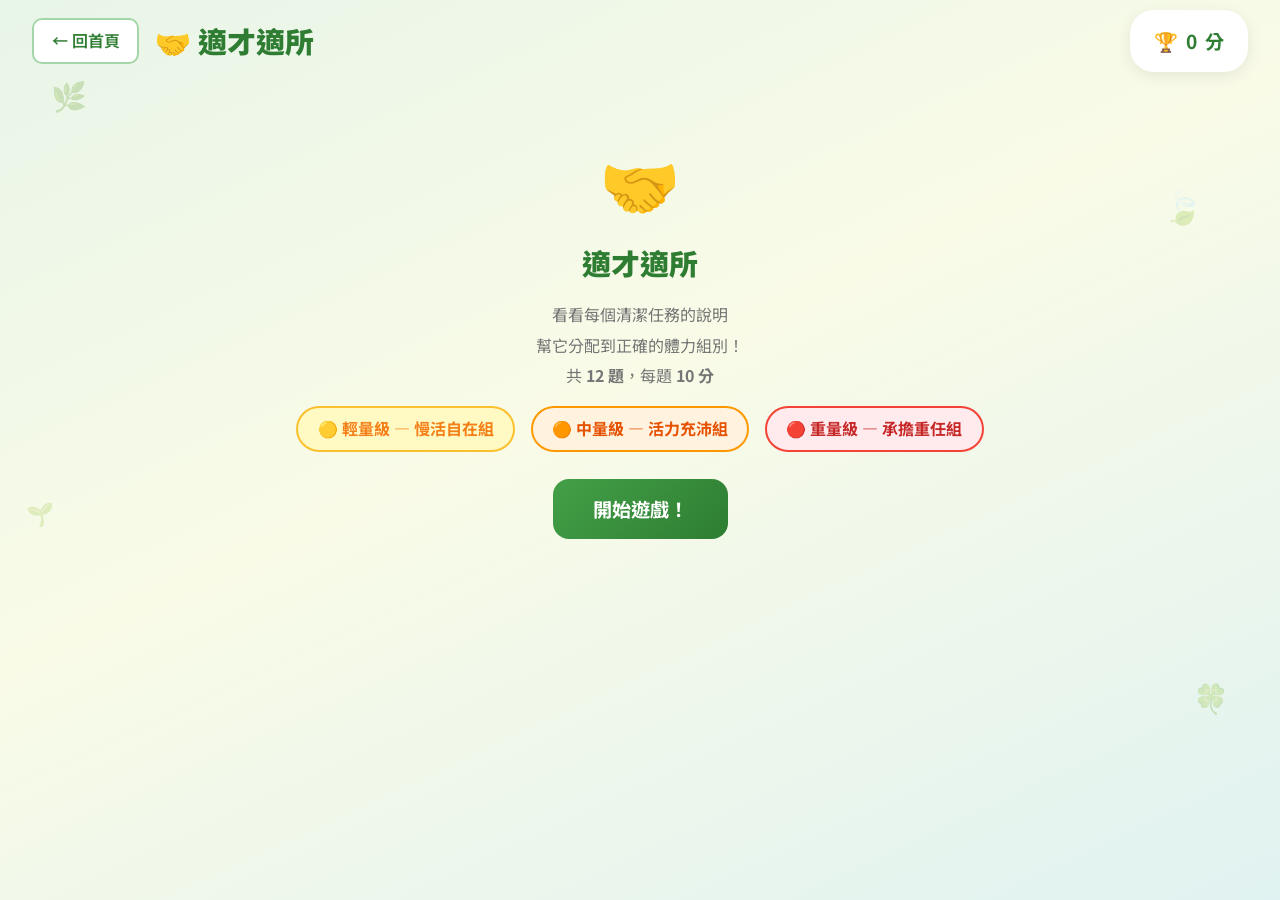
<file: games/assign/index.html>
<!DOCTYPE html>
<html lang="zh-TW">
<head>
  <meta charset="UTF-8">
  <meta name="viewport" content="width=device-width, initial-scale=1.0">
  <title>適才適所 | 環保小遊戲</title>
  <link rel="preconnect" href="https://fonts.googleapis.com">
  <link href="https://fonts.googleapis.com/css2?family=Noto+Sans+TC:wght@400;500;700;900&display=swap" rel="stylesheet">
  <link rel="stylesheet" href="../../css/style.css">
  <style>
    /* ── 進度條 ── */
    .progress-wrap  { margin-bottom: 1rem; text-align: center; }
    .progress-label { font-size: 1.05rem; font-weight: 600; color: var(--text-light); margin-bottom: 0.5rem; }
    .progress-track { background: var(--green-light); border-radius: 999px; height: 16px; overflow: hidden; }
    .progress-fill  { background: linear-gradient(90deg, #ab47bc, #6a1b9a); height: 100%; border-radius: 999px; transition: width 0.45s ease; }

    /* ── 任務卡片 ── */
    .task-card {
      background: white;
      border-radius: var(--radius-xl);
      box-shadow: var(--shadow-md);
      border: 3px solid #e1bee7;
      padding: 2rem 2rem 1.6rem;
      text-align: center;
      margin-bottom: 1rem;
      animation: fadeInUp 0.3s ease;
    }
    .task-icon-big {
      font-size: 5.5rem;
      display: block;
      line-height: 1.15;
      animation: iconWiggle 3s ease-in-out infinite;
      margin-bottom: 0.4rem;
    }
    .task-title-big {
      font-size: 2.8rem;
      font-weight: 900;
      color: var(--green-dark);
      margin-bottom: 0.4rem;
      line-height: 1;
    }
    .task-desc-text {
      font-size: clamp(1rem, 2.5vw, 1.2rem);
      color: var(--text-light);
      line-height: 1.7;
    }

    /* ── 回饋訊息 ── */
    .feedback-bar {
      text-align: center;
      font-size: 1.1rem;
      font-weight: 600;
      padding: 0.75rem 1rem;
      border-radius: var(--radius-md);
      min-height: 3.2rem;
      display: flex;
      align-items: center;
      justify-content: center;
      margin-bottom: 1rem;
      line-height: 1.5;
      transition: opacity 0.2s;
    }
    .fb-empty   { visibility: hidden; }
    .fb-correct { background: #e8f5e9; color: #2e7d32; border: 2px solid #a5d6a7; animation: popIn 0.35s ease; }
    .fb-wrong   { background: #ffebee; color: #c62828; border: 2px solid #ef9a9a; animation: shake 0.45s ease; }

    /* ── 等級按鈕 ── */
    .level-buttons {
      display: grid;
      grid-template-columns: repeat(3, 1fr);
      gap: 1rem;
    }
    .level-btn {
      display: flex;
      flex-direction: column;
      align-items: center;
      gap: 0.45rem;
      padding: 1.4rem 0.5rem;
      border: 3px solid transparent;
      border-radius: var(--radius-xl);
      cursor: pointer;
      font-family: inherit;
      transition: transform 0.25s cubic-bezier(0.34, 1.56, 0.64, 1),
                  box-shadow 0.25s ease;
      -webkit-tap-highlight-color: transparent;
    }
    .level-btn:hover:not(:disabled) {
      transform: translateY(-6px) scale(1.04);
      box-shadow: var(--shadow-md);
    }
    .level-btn:active:not(:disabled) { transform: scale(0.95); }
    .btn-light { background: #fff9c4; border-color: #fbc02d; }
    .btn-mid   { background: #fff3e0; border-color: #ff9800; }
    .btn-heavy { background: #ffebee; border-color: #f44336; }

    .level-btn-icon  { font-size: 2.8rem; line-height: 1; }
    .level-btn-label {
      font-size: clamp(1.2rem, 3vw, 1.6rem);
      font-weight: 900;
      color: var(--text);
    }
    .level-btn-sub {
      font-size: clamp(0.8rem, 2vw, 1rem);
      color: var(--text-light);
      font-weight: 500;
    }

    /* 答對 / 答錯 */
    .level-btn.correct {
      transform: scale(1.06) !important;
      box-shadow: var(--shadow-md) !important;
    }
    .btn-light.correct { background: #e8f5e9 !important; border-color: #43a047 !important; }
    .btn-mid.correct   { background: #e8f5e9 !important; border-color: #43a047 !important; }
    .btn-heavy.correct { background: #e8f5e9 !important; border-color: #43a047 !important; }
    .level-btn.wrong   { animation: shake 0.45s ease; }

    /* ── 開始畫面 ── */
    .start-wrap   { text-align: center; padding: 2.5rem 1rem; }
    .start-mascot { font-size: 6rem; display: block; animation: mascotBounce 2s ease-in-out infinite; margin-bottom: 1rem; }
    .start-title  { font-size: 2.2rem; font-weight: 900; color: var(--green-dark); margin-bottom: 0.8rem; }
    .start-desc   { font-size: 1.1rem; color: var(--text-light); line-height: 1.9; margin-bottom: 1.5rem; }

    /* 等級說明 */
    .level-intro {
      display: flex;
      justify-content: center;
      gap: 1rem;
      flex-wrap: wrap;
      margin-bottom: 2rem;
    }
    .level-badge {
      display: inline-flex;
      align-items: center;
      gap: 0.4rem;
      padding: 0.5rem 1.2rem;
      border-radius: 999px;
      font-size: 1rem;
      font-weight: 700;
    }
    .level-badge-light  { background: #fff9c4; color: #f57f17; border: 2px solid #fbc02d; }
    .level-badge-mid    { background: #fff3e0; color: #e65100; border: 2px solid #ff9800; }
    .level-badge-heavy  { background: #ffebee; color: #c62828; border: 2px solid #f44336; }

    /* ── 結果畫面 ── */
    .result-stars   { font-size: 2.2rem; letter-spacing: 0.15em; margin: 0.8rem 0; animation: popIn 0.6s ease; }
    .result-actions { display: flex; flex-direction: column; align-items: center; gap: 0.8rem; margin-top: 1.5rem; }

    /* ── 工具 ── */
    .hidden { display: none !important; }

    /* ── 橫式滿版 ── */
    @media (orientation: landscape) {
      .start-wrap   { padding: 1.5rem 1rem; }
      .start-mascot { font-size: 4rem; margin-bottom: 0.6rem; }
      .start-title  { font-size: 1.8rem; }
      .start-desc   { font-size: 1rem; margin-bottom: 1rem; }
      .level-intro  { margin-bottom: 1.2rem; }

      .task-card { padding: 1.2rem 2rem 1rem; margin-bottom: 0.7rem; }
      .task-icon-big  { font-size: 3.8rem; }
      .task-title-big { font-size: 2.2rem; }
      .task-desc-text { font-size: 1rem; }

      .feedback-bar { min-height: 2.6rem; font-size: 1rem; margin-bottom: 0.7rem; }

      .level-btn { padding: 1rem 0.5rem; }
      .level-btn-icon  { font-size: 2.2rem; }
      .level-btn-label { font-size: 1.3rem; }

      .result-screen { padding: 1.5rem 1rem; }
      .result-emoji  { font-size: 4rem; }
    }
  </style>
</head>
<body>

  <!-- 背景裝飾 -->
  <div class="bg-deco" aria-hidden="true">
    <span class="leaf" style="top:8%;left:4%;font-size:1.8rem;animation-delay:0s">🌿</span>
    <span class="leaf" style="top:20%;right:6%;font-size:2rem;animation-delay:1.5s">🍃</span>
    <span class="leaf" style="top:55%;left:2%;font-size:1.4rem;animation-delay:3s">🌱</span>
    <span class="leaf" style="bottom:20%;right:4%;font-size:1.8rem;animation-delay:2s">🍀</span>
  </div>

  <div class="container">

    <!-- 頂部導覽 -->
    <nav class="game-nav">
      <a href="../../index.html" class="btn-back">← 回首頁</a>
      <span class="game-title-bar">🤝 適才適所</span>
      <div class="score-board">🏆 <span id="score">0</span> 分</div>
    </nav>

    <!-- ① 開始畫面 -->
    <div id="screen-start" class="screen">
      <div class="start-wrap">
        <span class="start-mascot">🤝</span>
        <h2 class="start-title">適才適所</h2>
        <p class="start-desc">
          看看每個清潔任務的說明<br>
          幫它分配到正確的體力組別！<br>
          共 <strong>12 題</strong>，每題 <strong>10 分</strong>
        </p>
        <div class="level-intro">
          <div class="level-badge level-badge-light">🟡 輕量級 — 慢活自在組</div>
          <div class="level-badge level-badge-mid">🟠 中量級 — 活力充沛組</div>
          <div class="level-badge level-badge-heavy">🔴 重量級 — 承擔重任組</div>
        </div>
        <button class="btn-restart" onclick="startGame()">開始遊戲！</button>
      </div>
    </div>

    <!-- ② 遊戲畫面 -->
    <div id="screen-game" class="screen hidden">

      <!-- 進度條 -->
      <div class="progress-wrap">
        <div class="progress-label">第 <span id="q-cur">1</span> 題 ／ 共 12 題</div>
        <div class="progress-track">
          <div id="progress-fill" class="progress-fill" style="width:0%"></div>
        </div>
      </div>

      <!-- 任務卡片 -->
      <div class="task-card" id="task-card">
        <span class="task-icon-big" id="task-icon">🪧</span>
        <div class="task-title-big" id="task-title">放</div>
        <div class="task-desc-text" id="task-desc">在架房門口放三角立牌</div>
      </div>

      <!-- 回饋訊息 -->
      <div id="feedback" class="feedback-bar fb-empty">　</div>

      <!-- 等級選擇按鈕 -->
      <div class="level-buttons">
        <button class="level-btn btn-light" id="btn-light" onclick="selectLevel('輕量級')">
          <span class="level-btn-icon">🟡</span>
          <span class="level-btn-label">輕量級</span>
          <span class="level-btn-sub">慢活自在組</span>
        </button>
        <button class="level-btn btn-mid" id="btn-mid" onclick="selectLevel('中量級')">
          <span class="level-btn-icon">🟠</span>
          <span class="level-btn-label">中量級</span>
          <span class="level-btn-sub">活力充沛組</span>
        </button>
        <button class="level-btn btn-heavy" id="btn-heavy" onclick="selectLevel('重量級')">
          <span class="level-btn-icon">🔴</span>
          <span class="level-btn-label">重量級</span>
          <span class="level-btn-sub">承擔重任組</span>
        </button>
      </div>

    </div>

    <!-- ③ 結果畫面 -->
    <div id="screen-result" class="screen hidden">
      <div class="result-screen">
        <span id="result-emoji" class="result-emoji">🏆</span>
        <p id="result-score" class="result-score">120 分</p>
        <div id="result-stars" class="result-stars"></div>
        <p id="result-msg" class="result-message">太厲害了！</p>
        <div class="result-actions">
          <button class="btn-restart" onclick="startGame()">再玩一次 ↺</button>
          <a href="../../index.html" class="btn-back">← 回首頁</a>
        </div>
      </div>
    </div>

  </div><!-- /container -->

  <script>
  /* ==========================================
     適才適所遊戲邏輯
     12 道清潔任務，依體力分配至 輕/中/重量級
  ========================================== */

  /* ── 任務資料 ── */
  const TASKS = [
    // 輕量級（慢活自在組）
    {
      icon: '🪧', title: '放',
      desc: '在架房門口放三角立牌，提醒清潔中請勿進入',
      level: '輕量級',
      explain: '放立牌只需步行擺放，體力消耗低！',
    },
    {
      icon: '💦', title: '噴',
      desc: '將多功能清潔劑噴入馬桶內及內側，讓清潔劑預先發揮作用',
      level: '輕量級',
      explain: '按壓噴瓶即可，是輕鬆的輕量作業！',
    },
    {
      icon: '🔑', title: '消',
      desc: '用咖啡布噴次氯酸水，擦拭門把、門鎖等所有接觸面',
      level: '輕量級',
      explain: '拿噴瓶和布擦拭，體力消耗低，但要仔細！',
    },
    {
      icon: '📦', title: '補',
      desc: '補充酒精、洗手乳、擦手紙等物料，維持架房整備',
      level: '輕量級',
      explain: '拿取小物品補充，是輕量作業！',
    },
    {
      icon: '🧹', title: '歸',
      desc: '清潔工具後整理歸位，保持物料間整齊',
      level: '輕量級',
      explain: '整理歸位需要細心但不費力，屬輕量級！',
    },
    // 中量級（活力充沛組）
    {
      icon: '🧻', title: '夾',
      desc: '用夾子取走架房內用過的擦手紙和衛生紙',
      level: '中量級',
      explain: '需要彎腰和反覆操作夾子，屬中量級作業！',
    },
    {
      icon: '🪣', title: '潑',
      desc: '端水桶將稀釋清潔劑潑到馬桶和地板（一瓶蓋兌一桶水）',
      level: '中量級',
      explain: '端水桶需要一定臂力，屬中量級作業！',
    },
    {
      icon: '🧴', title: '擦',
      desc: '藍色布擦馬桶座、咖啡布擦馬桶外部和牆面',
      level: '中量級',
      explain: '需要蹲姿和反覆擦拭動作，屬中量級！',
    },
    {
      icon: '🔰', title: '刮',
      desc: '用刮刀由內而外、由上而下刮掉地板積水',
      level: '中量級',
      explain: '連續推拉刮水需要持續出力，屬中量級！',
    },
    // 重量級（承擔重任組）
    {
      icon: '🪥', title: '刷',
      desc: '馬桶刷刷洗馬桶內外，大洗還要加刷地板、走道和水溝',
      level: '重量級',
      explain: '彎腰施力大面積刷洗，體力消耗大，屬重量級！',
    },
    {
      icon: '🧽', title: '洗',
      desc: '用邊角刷、綠色海綿刷洗洗手台檯面和縫隙',
      level: '重量級',
      explain: '反覆用力刷洗，屬重量級作業！',
    },
    {
      icon: '🧺', title: '拖',
      desc: '用好神拖或海綿拖把拖乾整個地板',
      level: '重量級',
      explain: '推拉大型拖把需要持續體力，屬重量級！',
    },
  ];

  /* ── 遊戲狀態 ── */
  const state = {
    tasks:   [],
    current: 0,
    score:   0,
    total:   12,
    lock:    false,
  };

  /* ── 工具 ── */
  function shuffle(arr) {
    const a = [...arr];
    for (let i = a.length - 1; i > 0; i--) {
      const j = Math.floor(Math.random() * (i + 1));
      [a[i], a[j]] = [a[j], a[i]];
    }
    return a;
  }

  function showScreen(id) {
    document.querySelectorAll('.screen').forEach(s => s.classList.add('hidden'));
    document.getElementById('screen-' + id).classList.remove('hidden');
  }

  /* ── 開始遊戲 ── */
  function startGame() {
    state.tasks   = shuffle([...TASKS]);
    state.current = 0;
    state.score   = 0;
    state.lock    = false;
    updateScore();
    showScreen('game');
    renderTask();
  }

  /* ── 渲染任務卡片 ── */
  function renderTask() {
    const t = state.tasks[state.current];

    document.getElementById('task-icon').textContent  = t.icon;
    document.getElementById('task-title').textContent = t.title;
    document.getElementById('task-desc').textContent  = t.desc;
    document.getElementById('q-cur').textContent      = state.current + 1;
    document.getElementById('progress-fill').style.width =
      ((state.current / state.total) * 100) + '%';

    // 重設按鈕狀態
    ['btn-light', 'btn-mid', 'btn-heavy'].forEach(id => {
      const btn = document.getElementById(id);
      btn.classList.remove('correct', 'wrong');
      btn.disabled = false;
    });

    // 清除回饋
    const fb = document.getElementById('feedback');
    fb.className   = 'feedback-bar fb-empty';
    fb.textContent = '　';

    // 進場動畫
    const card = document.getElementById('task-card');
    card.classList.remove('anim-pop');
    void card.offsetWidth;
    card.classList.add('anim-pop');
  }

  /* ── 選擇等級 ── */
  function selectLevel(chosen) {
    if (state.lock) return;
    state.lock = true;

    const t         = state.tasks[state.current];
    const isCorrect = chosen === t.level;

    // 鎖定所有按鈕，標示對錯
    const levelMap = { '輕量級': 'btn-light', '中量級': 'btn-mid', '重量級': 'btn-heavy' };
    Object.entries(levelMap).forEach(([lv, id]) => {
      const btn = document.getElementById(id);
      btn.disabled = true;
      if (lv === t.level)                    btn.classList.add('correct');
      if (lv === chosen && !isCorrect)       btn.classList.add('wrong');
    });

    // 加分
    if (isCorrect) {
      state.score += 10;
      updateScore();
    }

    // 回饋訊息
    const fb = document.getElementById('feedback');
    if (isCorrect) {
      fb.textContent = '✓ 答對了！' + t.explain;
      fb.className   = 'feedback-bar fb-correct';
    } else {
      fb.textContent = '✗ 正確答案是「' + t.level + '」～' + t.explain;
      fb.className   = 'feedback-bar fb-wrong';
    }

    // 1.8 秒後進下一題
    setTimeout(() => {
      state.current++;
      state.lock = false;
      if (state.current >= state.total) {
        showResult();
      } else {
        renderTask();
      }
    }, 1800);
  }

  /* ── 更新分數顯示 ── */
  function updateScore() {
    document.getElementById('score').textContent = state.score;
  }

  /* ── 顯示結果 ── */
  function showResult() {
    const pct = state.score / (state.total * 10);
    let emoji, msg, stars;

    if      (pct >= 1.0) { emoji = '🏆'; msg = '滿分！你是適才適所大師！';           stars = '⭐⭐⭐⭐⭐'; }
    else if (pct >= 0.8) { emoji = '🌟'; msg = '非常厲害！幾乎全對！';               stars = '⭐⭐⭐⭐'; }
    else if (pct >= 0.6) { emoji = '👍'; msg = '不錯哦！再多練習就能全對！';         stars = '⭐⭐⭐'; }
    else if (pct >= 0.4) { emoji = '💪'; msg = '還有進步空間，繼續加油！';           stars = '⭐⭐'; }
    else                  { emoji = '📚'; msg = '多了解一下各任務難度，下次會更好！'; stars = '⭐'; }

    document.getElementById('result-emoji').textContent = emoji;
    document.getElementById('result-score').textContent = state.score + ' 分';
    document.getElementById('result-stars').textContent = stars;
    document.getElementById('result-msg').textContent   = msg;

    document.getElementById('progress-fill').style.width = '100%';
    showScreen('result');
  }
  </script>

</body>
</html>
</file>
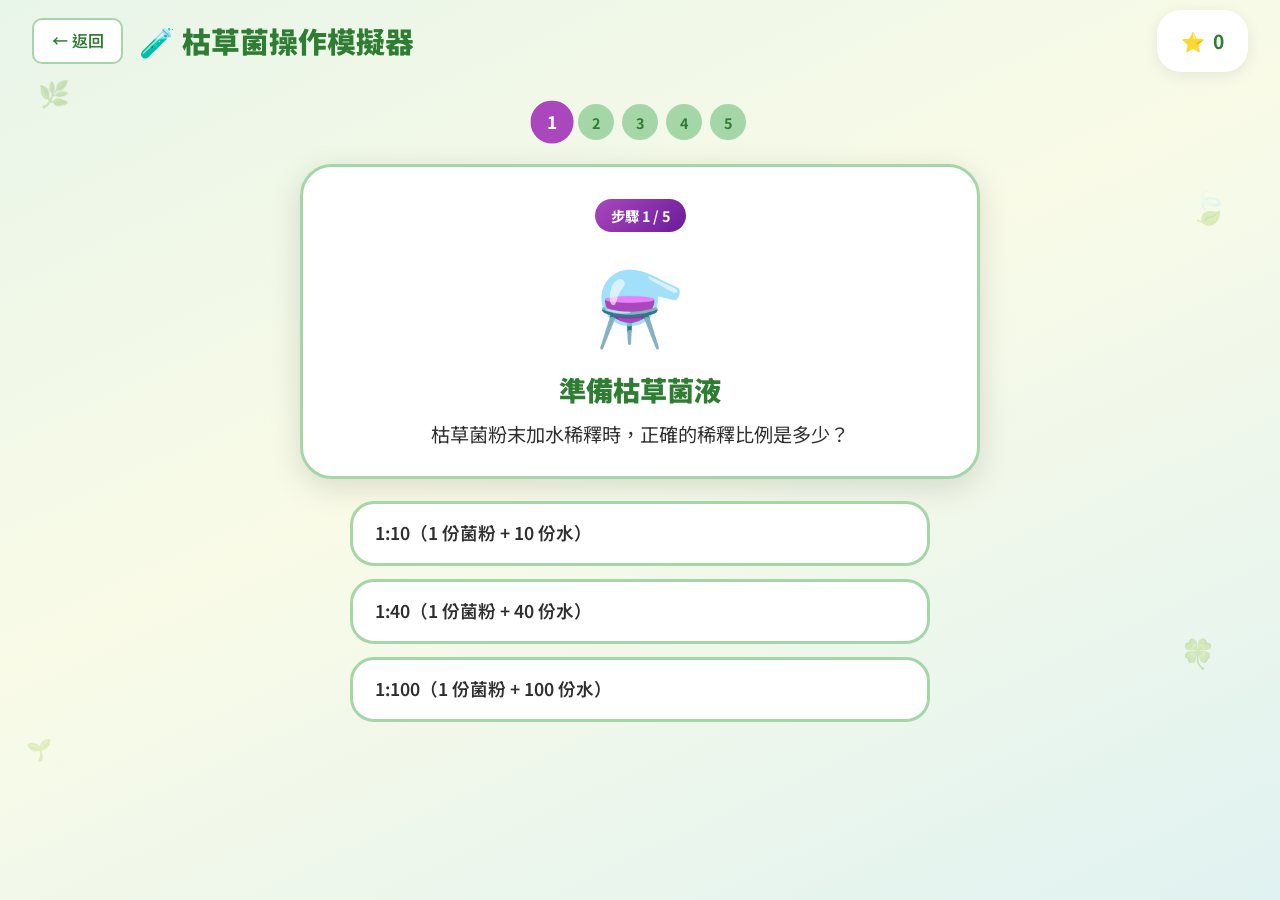
<file: games/bacillus/index.html>
<!DOCTYPE html>
<html lang="zh-TW">
<head>
  <meta charset="UTF-8">
  <meta name="viewport" content="width=device-width, initial-scale=1.0">
  <title>枯草菌操作模擬器 | 環保小遊戲</title>
  <link rel="preconnect" href="https://fonts.googleapis.com">
  <link href="https://fonts.googleapis.com/css2?family=Noto+Sans+TC:wght@400;500;700;900&display=swap" rel="stylesheet">
  <link rel="stylesheet" href="../../css/style.css">
  <style>
    /* ── 步驟進度 ── */
    .step-track {
      display: flex;
      justify-content: center;
      gap: 0.5rem;
      margin-bottom: 1.5rem;
      flex-wrap: wrap;
    }
    .step-dot {
      width: 36px;
      height: 36px;
      border-radius: 50%;
      background: var(--green-light);
      display: flex;
      align-items: center;
      justify-content: center;
      font-size: 0.9rem;
      font-weight: 700;
      color: var(--green-dark);
      transition: all 0.3s;
    }
    .step-dot.active  { background: #ab47bc; color: white; transform: scale(1.2); }
    .step-dot.done    { background: var(--green-mid); color: white; }

    /* ── 步驟卡 ── */
    .step-card {
      background: white;
      border-radius: var(--radius-xl);
      box-shadow: var(--shadow-md);
      border: 3px solid var(--green-light);
      padding: 2rem 1.8rem 1.6rem;
      text-align: center;
      max-width: 680px;
      margin: 0 auto 1.4rem;
    }
    .step-badge {
      display: inline-block;
      background: linear-gradient(135deg, #ab47bc, #6a1b9a);
      color: white;
      border-radius: 999px;
      padding: 0.3rem 1rem;
      font-size: 0.9rem;
      font-weight: 700;
      margin-bottom: 0.8rem;
    }
    .step-emoji {
      font-size: 4.5rem;
      display: block;
      margin-bottom: 0.5rem;
      animation: iconWiggle 2.5s ease-in-out infinite;
    }
    .step-title {
      font-size: clamp(1.3rem, 3.5vw, 1.7rem);
      font-weight: 900;
      color: var(--green-dark);
      margin-bottom: 0.5rem;
    }
    .step-question {
      font-size: clamp(1rem, 2.5vw, 1.2rem);
      color: var(--text);
      line-height: 1.6;
    }

    /* ── 選項按鈕 ── */
    .choices-wrap {
      display: flex;
      flex-direction: column;
      gap: 0.85rem;
      max-width: 580px;
      margin: 0 auto;
    }
    .choice-btn {
      background: white;
      border: 3px solid var(--green-light);
      border-radius: var(--radius-lg);
      padding: 1rem 1.4rem;
      font-size: clamp(0.95rem, 2.2vw, 1.1rem);
      font-weight: 600;
      font-family: inherit;
      color: var(--text);
      cursor: pointer;
      text-align: left;
      line-height: 1.5;
      transition: all 0.2s;
    }
    .choice-btn:hover:not(:disabled) {
      border-color: #ab47bc;
      background: #f9f0ff;
      transform: translateX(4px);
    }
    .choice-btn.correct {
      border-color: #43a047;
      background: #e8f5e9;
      color: #1b5e20;
    }
    .choice-btn.wrong {
      border-color: #e53935;
      background: #ffebee;
      color: #b71c1c;
    }

    /* ── 解說 ── */
    .explain-box {
      background: var(--yellow);
      border-left: 5px solid #fbc02d;
      border-radius: var(--radius-sm);
      padding: 0.9rem 1.2rem;
      font-size: 1rem;
      line-height: 1.65;
      max-width: 580px;
      margin: 1rem auto 0;
      display: none;
      animation: fadeInUp 0.35s ease;
    }
    .explain-box.visible { display: block; }

    /* ── 錯誤警示 ── */
    .warning-box {
      background: #fff3e0;
      border-left: 5px solid #ff9800;
      border-radius: var(--radius-sm);
      padding: 0.9rem 1.2rem;
      font-size: 1rem;
      line-height: 1.65;
      max-width: 580px;
      margin: 0.8rem auto 0;
      display: none;
      animation: shake 0.4s ease;
    }
    .warning-box.visible { display: block; }

    /* ── 操作總結（完成時）── */
    .summary-card {
      background: white;
      border-radius: var(--radius-xl);
      box-shadow: var(--shadow-md);
      border: 3px solid var(--green-mid);
      padding: 1.8rem;
      max-width: 680px;
      margin: 0 auto 1.5rem;
    }
    .summary-title {
      font-size: 1.4rem;
      font-weight: 900;
      color: var(--green-dark);
      margin-bottom: 1rem;
      text-align: center;
    }
    .summary-item {
      display: flex;
      align-items: flex-start;
      gap: 0.8rem;
      padding: 0.6rem 0;
      border-bottom: 1px solid var(--green-light);
    }
    .summary-item:last-child { border-bottom: none; }
    .summary-num {
      background: var(--green-mid);
      color: white;
      border-radius: 50%;
      width: 28px;
      height: 28px;
      display: flex;
      align-items: center;
      justify-content: center;
      font-weight: 700;
      font-size: 0.9rem;
      flex-shrink: 0;
      margin-top: 0.1rem;
    }
    .summary-text {
      font-size: 1rem;
      color: var(--text);
      line-height: 1.55;
    }
    .summary-key {
      font-weight: 700;
      color: var(--green-dark);
    }
  </style>
</head>
<body>

  <div class="bg-deco" aria-hidden="true">
    <span class="leaf" style="top:8%;left:3%;font-size:1.6rem;animation-delay:0s">🌿</span>
    <span class="leaf" style="top:20%;right:4%;font-size:2rem;animation-delay:1.5s">🍃</span>
    <span class="leaf" style="bottom:15%;left:2%;font-size:1.3rem;animation-delay:3s">🌱</span>
    <span class="leaf" style="bottom:25%;right:5%;font-size:1.8rem;animation-delay:2s">🍀</span>
  </div>

  <div class="container">

    <header class="game-nav">
      <a href="../../themes/bio.html" class="btn-back">← 返回</a>
      <span class="game-title-bar">🧪 枯草菌操作模擬器</span>
      <div class="score-board">⭐ <span id="score">0</span></div>
    </header>

    <div id="game-area"></div>

  </div>

  <script>
  // ────────────────────────────────
  //  5 個操作步驟（優先從後台 localStorage 讀取）
  // ────────────────────────────────
  const DEFAULT_STEPS = [
    {
      badge: '步驟 1 / 5',
      emoji: '⚗️',
      title: '準備枯草菌液',
      question: '枯草菌粉末加水稀釋時，正確的稀釋比例是多少？',
      choices: [
        { text: '1:10（1 份菌粉 + 10 份水）', correct: false, warn: '⚠️ 濃度太高了！1:10 會造成浪費，而且不一定效果更好。正確比例是 1:40。' },
        { text: '1:40（1 份菌粉 + 40 份水）', correct: true },
        { text: '1:100（1 份菌粉 + 100 份水）', correct: false, warn: '⚠️ 太稀了！1:100 菌種濃度不夠，效果會大打折扣。正確比例是 1:40。' }
      ],
      explain: '✅ 正確！枯草菌稀釋比例為 **1:40**（一份菌粉加四十份水）。稀釋後需靜置讓菌種活化，才能發揮最好的除臭效果。'
    },
    {
      badge: '步驟 2 / 5',
      emoji: '⏰',
      title: '等待醒菌',
      question: '加水稀釋後，需要靜置多久讓菌種「活化」，才能使用？',
      choices: [
        { text: '1 小時', correct: false, warn: '⚠️ 時間不夠！1 小時菌種還沒充分活化，效果很有限。需要靜置 12 小時。' },
        { text: '6 小時', correct: false, warn: '⚠️ 差一點！6 小時的活化程度不足。標準是靜置 **12 小時**，讓菌種充分醒來。' },
        { text: '12 小時', correct: true }
      ],
      explain: '✅ 正確！枯草菌液加水後需靜置 **12 小時**，讓菌種充分活化（俗稱「醒菌」）。可以前一天晚上準備好，隔天使用。'
    },
    {
      badge: '步驟 3 / 5',
      emoji: '🕐',
      title: '選擇使用時機',
      question: '什麼時候最適合把枯草菌液倒入排水孔？',
      choices: [
        { text: '義工早上上線前', correct: false, warn: '⚠️ 上線前倒，義工打掃時的清水會把菌種沖走，效果大打折扣。' },
        { text: '義工用餐休息時', correct: false, warn: '⚠️ 用餐後還有清潔工作，管道會繼續進水沖刷，菌種還是容易被稀釋。' },
        { text: '義工下線前（打掃收尾階段）', correct: true }
      ],
      explain: '✅ 正確！在義工**下線前**使用枯草菌，之後不會再有清水進入管道，菌種可以在靜止的環境中充分作用，效果最好。'
    },
    {
      badge: '步驟 4 / 5',
      emoji: '💧',
      title: '倒入用量',
      question: '每一個地漏或排水孔，要倒入多少枯草菌液？',
      choices: [
        { text: '100cc（大約半紙杯）', correct: false, warn: '⚠️ 量太少！100cc 不夠讓菌種進入管道深處，建議每孔倒入 500cc。' },
        { text: '500cc（大約一大杯）', correct: true },
        { text: '1000cc（一整瓶礦泉水）', correct: false, warn: '⚠️ 量太多了！1000cc 不僅浪費，也不會有更好的效果。標準用量是每孔 500cc。' }
      ],
      explain: '✅ 正確！每個孔洞（地漏、排水管口）倒入 **500cc** 枯草菌液，讓菌種能充分進入管道內壁。'
    },
    {
      badge: '步驟 5 / 5',
      emoji: '🐜',
      title: '用後注意事項',
      question: '枯草菌粉末有甜味，使用後要特別注意什麼？',
      choices: [
        { text: '馬上在旁邊噴防蟑蟻噴劑', correct: false, warn: '⚠️ 不建議！立刻噴殺蟲劑可能會影響剛倒入的枯草菌，讓菌種失活。應確認附近沒有螞蟻，而非噴藥。' },
        { text: '確認周遭沒有螞蟻聚集', correct: true },
        { text: '立刻用大量清水沖洗', correct: false, warn: '⚠️ 千萬別沖水！大量清水會把剛倒入的枯草菌全部沖走，等於白做了。' }
      ],
      explain: '✅ 正確！枯草菌粉有天然甜味，操作完後要**確認附近沒有螞蟻聚集**。若有螞蟻，先清除再使用，避免甜味吸引螞蟻進入廁所。'
    }
  ];

  const savedBac = localStorage.getItem('ctcm_bacillus_custom');
  const steps = savedBac ? JSON.parse(savedBac) : DEFAULT_STEPS;

  let current = 0;
  let score = 0;
  let answered = false;

  function render() {
    const area = document.getElementById('game-area');

    if (current >= steps.length) {
      const maxScore = steps.length;
      const summaryHtml = steps.map((s, i) => `
        <div class="summary-item">
          <div class="summary-num">${i + 1}</div>
          <div class="summary-text">${s.summary || s.title}</div>
        </div>`).join('');
      area.innerHTML = `
        <div class="result-screen" style="text-align:center;padding:1.5rem 1rem">
          <span class="result-emoji">${score === maxScore ? '🏆' : score >= 3 ? '🌟' : '💪'}</span>
          <div class="result-score">${score} / ${maxScore} 分</div>
          <div class="result-message">
            ${score === maxScore ? '完美操作！下次可以直接上手了！' : score >= 3 ? '掌握了大部分步驟，再練習一次！' : '建議再玩一次加深印象！'}
          </div>
          <div class="summary-card" style="margin-top:1.5rem">
            <div class="summary-title">📋 枯草菌操作重點整理</div>
            ${summaryHtml}
          </div>
          <button class="btn-restart" onclick="restart()">再操作一次</button>
          <button class="btn-restart" style="background:linear-gradient(135deg,#42a5f5,#1565c0)" onclick="location.href='../../themes/bio.html'">返回主題</button>
        </div>`;
      return;
    }

    const s = steps[current];
    document.getElementById('score').textContent = score;

    // 步驟點
    const dotsHtml = steps.map((_, i) => `
      <div class="step-dot ${i < current ? 'done' : i === current ? 'active' : ''}">
        ${i < current ? '✓' : i + 1}
      </div>`).join('');

    area.innerHTML = `
      <div class="step-track">${dotsHtml}</div>

      <div class="step-card">
        <span class="step-badge">步驟 ${current + 1} / ${steps.length}</span>
        <span class="step-emoji">${s.emoji}</span>
        <div class="step-title">${s.title}</div>
        <div class="step-question">${s.question}</div>
      </div>

      <div class="choices-wrap">
        ${s.choices.map((c, i) => `
          <button class="choice-btn" id="choice-${i}" onclick="pick(${i})">
            ${c.text}
          </button>
        `).join('')}
      </div>

      <div class="warning-box" id="warning-box"></div>
      <div class="explain-box" id="explain-box">${s.explain}</div>

      <div class="action-row" style="margin-top:1.2rem">
        <button class="btn-submit" id="btn-next"
          style="display:none;background:linear-gradient(135deg,#ab47bc,#6a1b9a)"
          onclick="nextStep()">
          ${current + 1 < steps.length ? '下一步 →' : '查看結果 →'}
        </button>
      </div>`;

    answered = false;
  }

  function pick(i) {
    if (answered) return;
    const s = steps[current];
    const choice = s.choices[i];

    if (choice.correct) {
      answered = true;
      s.choices.forEach((c, idx) => {
        const btn = document.getElementById(`choice-${idx}`);
        btn.disabled = true;
        if (c.correct) btn.classList.add('correct');
      });
      score++;
      document.getElementById('score').textContent = score;
      document.getElementById('explain-box').classList.add('visible');
      document.getElementById('btn-next').style.display = 'inline-block';
    } else {
      // 答錯但不鎖定，顯示提示後讓玩家重試
      const btn = document.getElementById(`choice-${i}`);
      btn.classList.add('wrong');
      setTimeout(() => btn.classList.remove('wrong'), 1000);

      const warnBox = document.getElementById('warning-box');
      warnBox.textContent = choice.warn || '⚠️ 不對喔，再想想看！';
      warnBox.classList.add('visible');
    }
  }

  function nextStep() {
    current++;
    render();
  }

  function restart() {
    current = 0;
    score = 0;
    render();
  }

  render();
  </script>
</body>
</html>
</file>
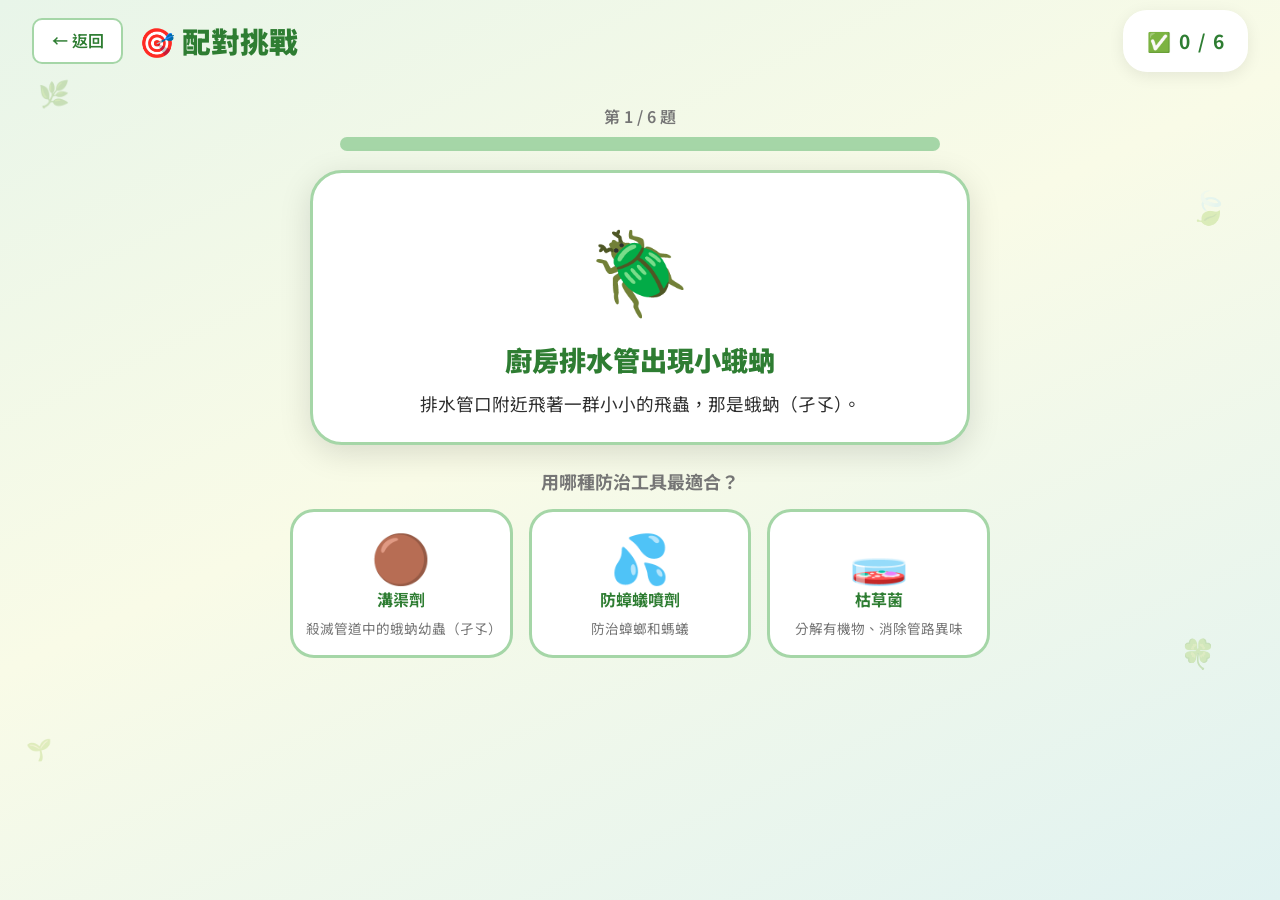
<file: games/bio-match/index.html>
<!DOCTYPE html>
<html lang="zh-TW">
<head>
  <meta charset="UTF-8">
  <meta name="viewport" content="width=device-width, initial-scale=1.0">
  <title>配對挑戰 | 環保小遊戲</title>
  <link rel="preconnect" href="https://fonts.googleapis.com">
  <link href="https://fonts.googleapis.com/css2?family=Noto+Sans+TC:wght@400;500;700;900&display=swap" rel="stylesheet">
  <link rel="stylesheet" href="../../css/style.css">
  <style>
    /* ── 進度條 ── */
    .progress-wrap {
      margin-bottom: 1.2rem;
      text-align: center;
    }
    .progress-label {
      font-size: 1rem;
      font-weight: 600;
      color: var(--text-light);
      margin-bottom: 0.45rem;
    }
    .progress-track {
      background: var(--green-light);
      border-radius: 999px;
      height: 14px;
      overflow: hidden;
      max-width: 600px;
      margin: 0 auto;
    }
    .progress-fill {
      background: linear-gradient(90deg, #ffb74d, #e65100);
      height: 100%;
      border-radius: 999px;
      transition: width 0.45s ease;
    }

    /* ── 題目卡（情境）── */
    .question-card {
      background: white;
      border-radius: var(--radius-xl);
      box-shadow: var(--shadow-md);
      border: 3px solid var(--green-light);
      padding: 1.8rem 1.6rem 1.5rem;
      text-align: center;
      max-width: 660px;
      margin: 0 auto 1.4rem;
    }
    .situation-emoji {
      font-size: 5rem;
      display: block;
      margin-bottom: 0.5rem;
      animation: iconWiggle 2.5s ease-in-out infinite;
    }
    .situation-title {
      font-size: clamp(1.3rem, 3.5vw, 1.7rem);
      font-weight: 900;
      color: var(--green-dark);
      margin-bottom: 0.5rem;
    }
    .situation-desc {
      font-size: clamp(0.95rem, 2.3vw, 1.1rem);
      color: var(--text);
      line-height: 1.6;
    }

    /* ── 工具選項 ── */
    .tools-grid {
      display: grid;
      grid-template-columns: repeat(3, 1fr);
      gap: 1rem;
      max-width: 700px;
      margin: 0 auto;
    }
    .tool-btn {
      background: white;
      border: 3px solid var(--green-light);
      border-radius: var(--radius-lg);
      padding: 1.2rem 0.8rem 1rem;
      font-family: inherit;
      cursor: pointer;
      display: flex;
      flex-direction: column;
      align-items: center;
      gap: 0.5rem;
      transition: all 0.2s;
    }
    .tool-btn:hover:not(:disabled) {
      border-color: #ffb74d;
      background: #fff8f0;
      transform: translateY(-4px);
      box-shadow: var(--shadow-sm);
    }
    .tool-emoji { font-size: 3rem; line-height: 1; }
    .tool-name {
      font-size: 1rem;
      font-weight: 700;
      color: var(--green-dark);
    }
    .tool-desc {
      font-size: 0.85rem;
      color: var(--text-light);
      text-align: center;
      line-height: 1.45;
    }

    .tool-btn.correct {
      border-color: #43a047;
      background: #e8f5e9;
    }
    .tool-btn.wrong {
      border-color: #e53935;
      background: #ffebee;
    }

    /* ── 解說 ── */
    .explain-box {
      background: var(--yellow);
      border-left: 5px solid #fbc02d;
      border-radius: var(--radius-sm);
      padding: 0.9rem 1.2rem;
      font-size: 1rem;
      line-height: 1.65;
      max-width: 660px;
      margin: 1rem auto 0;
      display: none;
      animation: fadeInUp 0.35s ease;
    }
    .explain-box.visible { display: block; }
  </style>
</head>
<body>

  <div class="bg-deco" aria-hidden="true">
    <span class="leaf" style="top:8%;left:3%;font-size:1.6rem;animation-delay:0s">🌿</span>
    <span class="leaf" style="top:20%;right:4%;font-size:2rem;animation-delay:1.5s">🍃</span>
    <span class="leaf" style="bottom:15%;left:2%;font-size:1.3rem;animation-delay:3s">🌱</span>
    <span class="leaf" style="bottom:25%;right:5%;font-size:1.8rem;animation-delay:2s">🍀</span>
  </div>

  <div class="container">

    <header class="game-nav">
      <a href="../../themes/bio.html" class="btn-back">← 返回</a>
      <span class="game-title-bar">🎯 配對挑戰</span>
      <div class="score-board">✅ <span id="score">0</span> / <span id="total">6</span></div>
    </header>

    <div id="game-area"></div>

  </div>

  <script>
  // ────────────────────────────────
  //  三種防治工具（固定）與情境題庫
  //  情境題庫優先從後台 localStorage 讀取
  // ────────────────────────────────
  const tools = [
    {
      id: 'drain',
      emoji: '🟤',
      name: '溝渠劑',
      desc: '殺滅管道中的蛾蚋幼蟲（孑孓）'
    },
    {
      id: 'spray',
      emoji: '💦',
      name: '防蟑蟻噴劑',
      desc: '防治蟑螂和螞蟻'
    },
    {
      id: 'bacillus',
      emoji: '🧫',
      name: '枯草菌',
      desc: '分解有機物、消除管路異味'
    }
  ];

  // ────────────────────────────────
  //  6 題情境（預設）
  // ────────────────────────────────
  const DEFAULT_QUESTIONS = [
    {
      emoji: '🪲',
      title: '廚房排水管出現小蛾蚋',
      desc: '排水管口附近飛著一群小小的飛蟲，那是蛾蚋（孑孓）。',
      answer: 'drain',
      explain: '🔍 蛾蚋幼蟲孳生於管道積污中。使用**溝渠劑**倒入排水管，可殺滅幼蟲，斷絕生長來源。'
    },
    {
      emoji: '🪳',
      title: '架房角落發現蟑螂',
      desc: '打掃時在牆角縫隙看到蟑螂出沒的痕跡。',
      answer: 'spray',
      explain: '🔍 發現蟑螂活動跡象，使用**防蟑蟻噴劑**噴灑在縫隙、角落等常見藏匿處。'
    },
    {
      emoji: '💨',
      title: '廁所散發不明異味',
      desc: '廁所地漏和管道持續發出臭味，清洗後仍難消除。',
      answer: 'bacillus',
      explain: '🔍 管道異味多來自有機物堆積和細菌。**枯草菌**能分解有機殘留，從根本消除臭味。'
    },
    {
      emoji: '🐜',
      title: '場所看到螞蟻行進',
      desc: '地板上發現一列螞蟻，正往某個方向前進。',
      answer: 'spray',
      explain: '🔍 螞蟻通常沿費洛蒙氣味路徑行進。使用**防蟑蟻噴劑**沿行進路線噴灑，並找到可能入侵點加強防範。'
    },
    {
      emoji: '🚿',
      title: '淋浴間地漏積水有臭味',
      desc: '淋浴間地漏排水不順，積水時傳出異臭。',
      answer: 'bacillus',
      explain: '🔍 地漏積污分解產生臭味。倒入**枯草菌**，讓菌種分解有機物，在下線前使用效果最佳。'
    },
    {
      emoji: '🪲',
      title: '地下室管道孳生蛾蚋幼蟲',
      desc: '地下室積水處出現大量蛾蚋孑孓，影響環境衛生。',
      answer: 'drain',
      explain: '🔍 積水是蛾蚋孑孓的溫床。使用**溝渠劑**倒入積水管道，殺滅幼蟲並預防孳生。'
    }
  ];

  const savedBM = localStorage.getItem('ctcm_biomatch_custom');
  const questions = savedBM ? JSON.parse(savedBM) : DEFAULT_QUESTIONS;

  let current = 0;
  let score = 0;
  let answered = false;

  function render() {
    const area = document.getElementById('game-area');

    if (current >= questions.length) {
      area.innerHTML = `
        <div class="result-screen">
          <span class="result-emoji">${score === 6 ? '🏆' : score >= 4 ? '🌟' : '💪'}</span>
          <div class="result-score">${score} / ${questions.length}</div>
          <div class="result-message">
            ${score === 6 ? '全對！生物防治達人！' : score >= 4 ? '掌握得不錯！' : '再複習一下，加油！'}
          </div>
          <button class="btn-restart" onclick="restart()">再玩一次</button>
          <button class="btn-restart" style="background:linear-gradient(135deg,#42a5f5,#1565c0)" onclick="location.href='../../themes/bio.html'">返回主題</button>
        </div>`;
      return;
    }

    const q = questions[current];
    document.getElementById('score').textContent = score;

    area.innerHTML = `
      <div class="progress-wrap">
        <div class="progress-label">第 ${current + 1} / ${questions.length} 題</div>
        <div class="progress-track">
          <div class="progress-fill" style="width:${(current / questions.length) * 100}%"></div>
        </div>
      </div>

      <div class="question-card">
        <span class="situation-emoji">${q.emoji}</span>
        <div class="situation-title">${q.title}</div>
        <div class="situation-desc">${q.desc}</div>
      </div>

      <p style="text-align:center;font-weight:700;color:var(--text-light);margin-bottom:0.8rem">
        用哪種防治工具最適合？
      </p>

      <div class="tools-grid">
        ${tools.map(t => `
          <button class="tool-btn" id="tool-${t.id}" onclick="pick('${t.id}')">
            <span class="tool-emoji">${t.emoji}</span>
            <span class="tool-name">${t.name}</span>
            <span class="tool-desc">${t.desc}</span>
          </button>
        `).join('')}
      </div>

      <div class="explain-box" id="explain-box">${q.explain}</div>

      <div class="action-row" style="margin-top:1.2rem">
        <button class="btn-submit" id="btn-next" style="display:none;background:linear-gradient(135deg,#ffb74d,#e65100)"
          onclick="nextQ()">
          ${current + 1 < questions.length ? '下一題 →' : '查看結果 →'}
        </button>
      </div>`;

    answered = false;
  }

  function pick(toolId) {
    if (answered) return;
    answered = true;

    const q = questions[current];
    const isCorrect = toolId === q.answer;

    // 標記所有按鈕
    tools.forEach(t => {
      const btn = document.getElementById(`tool-${t.id}`);
      btn.disabled = true;
      if (t.id === q.answer) btn.classList.add('correct');
    });
    if (!isCorrect) {
      document.getElementById(`tool-${toolId}`).classList.add('wrong');
    }

    if (isCorrect) {
      score++;
      document.getElementById('score').textContent = score;
    }

    document.getElementById('explain-box').classList.add('visible');
    document.getElementById('btn-next').style.display = 'inline-block';
  }

  function nextQ() {
    current++;
    render();
  }

  function restart() {
    current = 0;
    score = 0;
    render();
  }

  render();
  </script>
</body>
</html>
</file>
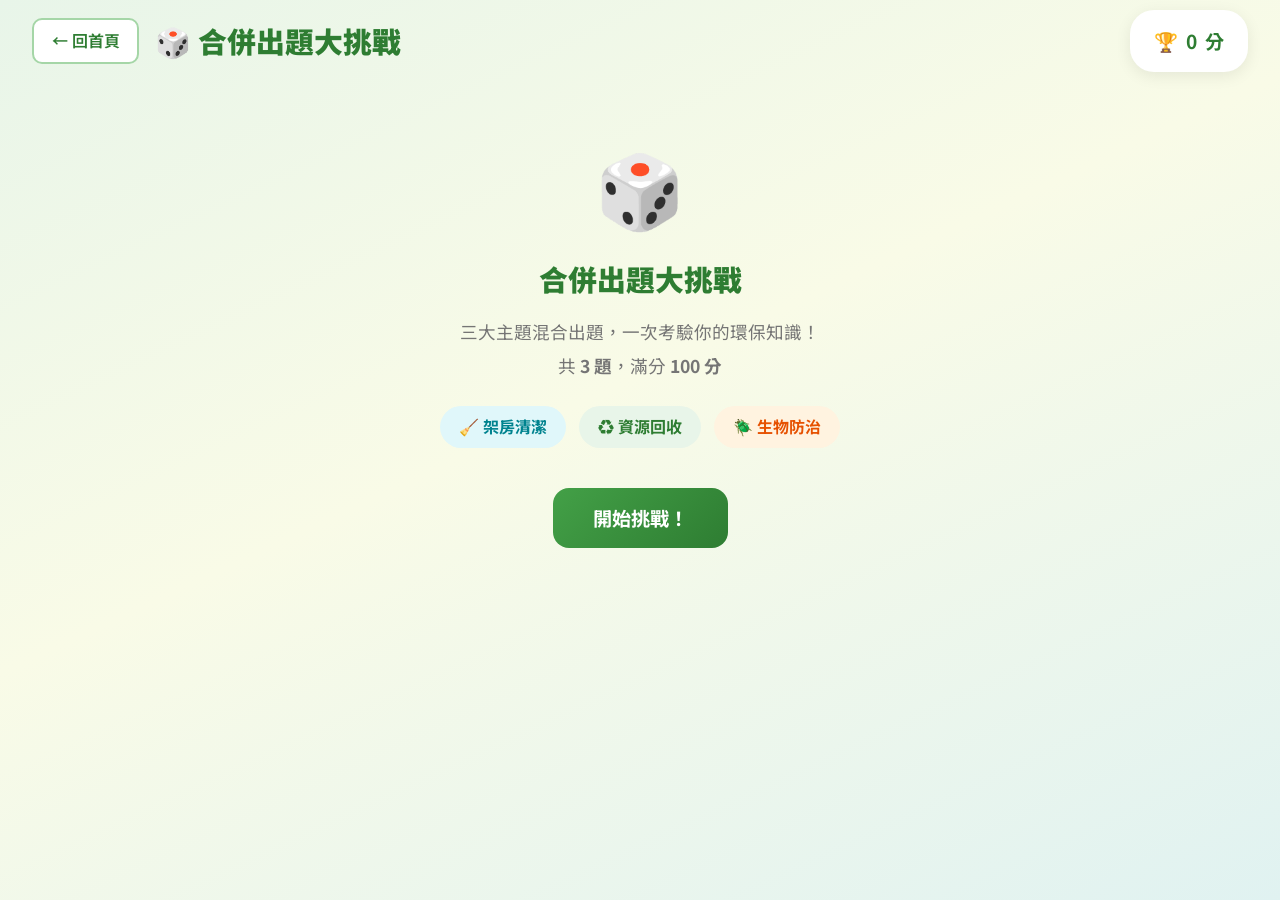
<file: games/quiz/index.html>
<!DOCTYPE html>
<html lang="zh-TW">
<head>
  <meta charset="UTF-8">
  <meta name="viewport" content="width=device-width, initial-scale=1.0">
  <title>合併出題大挑戰 | 環保小遊戲</title>
  <link rel="preconnect" href="https://fonts.googleapis.com">
  <link href="https://fonts.googleapis.com/css2?family=Noto+Sans+TC:wght@400;500;700;900&display=swap" rel="stylesheet">
  <link rel="stylesheet" href="../../css/style.css">
  <style>
    /* ── 進度條 ── */
    .progress-wrap  { margin-bottom: 1.2rem; text-align: center; }
    .progress-label { font-size: 1.05rem; font-weight: 600; color: var(--text-light); margin-bottom: 0.5rem; }
    .progress-track { background: var(--green-light); border-radius: 999px; height: 16px; overflow: hidden; }
    .progress-fill  { background: linear-gradient(90deg, #ff8a65, #d84315); height: 100%; border-radius: 999px; transition: width 0.45s ease; }

    /* ── 題目卡片 ── */
    .question-card {
      background: white;
      border-radius: var(--radius-xl);
      box-shadow: var(--shadow-md);
      border: 3px solid #ffccbc;
      padding: 1.8rem 1.8rem 1.6rem;
      margin-bottom: 1.2rem;
    }
    .question-tag {
      display: inline-block;
      font-size: 0.85rem;
      font-weight: 700;
      padding: 0.2rem 0.75rem;
      border-radius: 999px;
      margin-bottom: 0.9rem;
      letter-spacing: 0.05em;
    }
    .question-tag.tag-cleaning { background: #e0f7fa; color: #00838f; }
    .question-tag.tag-recycle  { background: #e8f5e9; color: #2e7d32; }
    .question-tag.tag-bio      { background: #fff3e0; color: #e65100; }
    .question-text {
      font-size: clamp(1.2rem, 3.5vw, 1.55rem);
      font-weight: 700;
      color: var(--text);
      line-height: 1.65;
    }

    /* ── 選項格 ── */
    .options-grid {
      display: grid;
      grid-template-columns: 1fr 1fr;
      gap: 0.9rem;
      margin-bottom: 1.1rem;
    }
    .option-btn {
      background: white;
      border: 3px solid #e0e0e0;
      border-radius: var(--radius-lg);
      padding: 1rem 1rem;
      text-align: left;
      cursor: pointer;
      font-family: inherit;
      display: flex;
      align-items: center;
      gap: 0.75rem;
      transition: transform 0.2s cubic-bezier(0.34,1.56,0.64,1),
                  border-color 0.2s, background 0.2s, box-shadow 0.2s;
      -webkit-tap-highlight-color: transparent;
    }
    .option-btn:hover:not(:disabled) {
      border-color: #ff8a65;
      background: #fbe9e7;
      transform: translateY(-4px) scale(1.02);
      box-shadow: var(--shadow-sm);
    }
    .option-btn:active:not(:disabled) { transform: scale(0.96); }

    /* 選項字母圓圈 */
    .opt-label {
      min-width: 2.2rem;
      height: 2.2rem;
      border-radius: 50%;
      background: #f5f5f5;
      color: var(--text-light);
      font-weight: 900;
      font-size: 1rem;
      display: flex;
      align-items: center;
      justify-content: center;
      flex-shrink: 0;
      transition: background 0.2s, color 0.2s;
    }
    .opt-text {
      font-size: clamp(0.95rem, 2.5vw, 1.1rem);
      font-weight: 600;
      color: var(--text);
      line-height: 1.4;
    }

    /* 答對 */
    .option-btn.correct {
      border-color: #43a047;
      background: #e8f5e9;
      animation: popIn 0.35s ease;
    }
    .option-btn.correct .opt-label { background: #43a047; color: white; }

    /* 答錯 */
    .option-btn.wrong {
      border-color: #e53935;
      background: #ffebee;
      animation: shake 0.45s ease;
    }
    .option-btn.wrong .opt-label { background: #e53935; color: white; }

    /* ── 解析區 ── */
    .explain-box {
      border-radius: var(--radius-md);
      padding: 1rem 1.2rem;
      font-size: 1rem;
      font-weight: 500;
      line-height: 1.7;
      min-height: 3.5rem;
      transition: opacity 0.2s;
    }
    .explain-correct { background: #e8f5e9; color: #1b5e20; border: 2px solid #a5d6a7; animation: popIn 0.35s ease; }
    .explain-wrong   { background: #ffebee; color: #b71c1c; border: 2px solid #ef9a9a; animation: popIn 0.35s ease; }
    .explain-empty   { visibility: hidden; }

    /* ── 開始畫面 ── */
    .start-wrap   { text-align: center; padding: 3rem 1rem; }
    .start-mascot { font-size: 7rem; display: block; animation: mascotBounce 2s ease-in-out infinite; margin-bottom: 1.2rem; }
    .start-title  { font-size: 2.2rem; font-weight: 900; color: var(--green-dark); margin-bottom: 0.8rem; }
    .start-desc   { font-size: 1.1rem; color: var(--text-light); line-height: 1.9; margin-bottom: 1.5rem; }

    /* 三主題標籤（開始畫面說明用） */
    .theme-tags { display: flex; gap: 0.8rem; justify-content: center; flex-wrap: wrap; margin-bottom: 2rem; }
    .theme-tag {
      padding: 0.5rem 1.2rem;
      border-radius: 999px;
      font-size: 1rem;
      font-weight: 700;
    }
    .theme-tag.tag-cleaning { background: #e0f7fa; color: #00838f; }
    .theme-tag.tag-recycle  { background: #e8f5e9; color: #2e7d32; }
    .theme-tag.tag-bio      { background: #fff3e0; color: #e65100; }

    /* ── 結果畫面 ── */
    .result-stars   { font-size: 2.2rem; letter-spacing: 0.15em; margin: 0.8rem 0; animation: popIn 0.6s ease; }
    .result-actions { display: flex; flex-direction: column; align-items: center; gap: 0.8rem; margin-top: 1.5rem; }

    /* ── 工具 ── */
    .hidden { display: none !important; }

    /* ── 上下單欄 ── */
    .quiz-layout { display: flex; flex-direction: column; gap: 1rem; }
    .quiz-left, .quiz-right { width: 100%; }

    @media (orientation: landscape) {
      .start-wrap   { padding: 1.5rem 1rem; }
      .start-mascot { font-size: 4.5rem; margin-bottom: 0.8rem; }
      .start-title  { font-size: 1.8rem; }
      .result-screen { padding: 1.5rem 1rem; }
      .result-emoji  { font-size: 4rem; }
    }

    /* ── RWD ── */
    @media (max-width: 520px) {
      .options-grid { grid-template-columns: 1fr; }
      .question-text { font-size: 1.15rem; }
    }
  </style>
</head>
<body>

  <div class="container">

    <!-- 頂部導覽 -->
    <nav class="game-nav">
      <a href="../../index.html" class="btn-back">← 回首頁</a>
      <span class="game-title-bar">🎲 合併出題大挑戰</span>
      <div class="score-board">🏆 <span id="score">0</span> 分</div>
    </nav>

    <!-- ① 開始畫面 -->
    <div id="screen-start" class="screen">
      <div class="start-wrap">
        <span class="start-mascot">🎲</span>
        <h2 class="start-title">合併出題大挑戰</h2>
        <p class="start-desc">
          三大主題混合出題，一次考驗你的環保知識！<br>
          共 <strong>3 題</strong>，滿分 <strong>100 分</strong>
        </p>
        <div class="theme-tags">
          <span class="theme-tag tag-cleaning">🧹 架房清潔</span>
          <span class="theme-tag tag-recycle">♻️ 資源回收</span>
          <span class="theme-tag tag-bio">🪲 生物防治</span>
        </div>
        <button class="btn-restart" onclick="startGame()">開始挑戰！</button>
      </div>
    </div>

    <!-- ② 遊戲畫面 -->
    <div id="screen-game" class="screen hidden">
      <div class="quiz-layout">

        <!-- 左欄：進度 + 題目 -->
        <div class="quiz-left">
          <div class="progress-wrap">
            <div class="progress-label">第 <span id="q-cur">1</span> 題 ／ 共 3 題</div>
            <div class="progress-track">
              <div id="progress-fill" class="progress-fill" style="width:0%"></div>
            </div>
          </div>
          <div id="question-card" class="question-card">
            <span id="question-tag" class="question-tag">資源回收</span>
            <p id="question-text" class="question-text">題目顯示在這裡</p>
          </div>
        </div>

        <!-- 右欄：選項 + 解析 -->
        <div class="quiz-right">
          <div class="options-grid" id="options-grid">
            <!-- 由 JS 產生 -->
          </div>
          <div id="explain-box" class="explain-box explain-empty">　</div>
        </div>

      </div>
    </div>

    <!-- ③ 結果畫面 -->
    <div id="screen-result" class="screen hidden">
      <div class="result-screen">
        <span id="result-emoji" class="result-emoji">🏆</span>
        <p id="result-score" class="result-score">100 分</p>
        <div id="result-stars" class="result-stars"></div>
        <p id="result-msg" class="result-message">太厲害了！</p>
        <div class="result-actions">
          <button class="btn-restart" onclick="startGame()">再玩一次 ↺</button>
          <a href="../../index.html" class="btn-back">← 回首頁</a>
        </div>
      </div>
    </div>

  </div>

  <script>
  /* ==========================================
     合併出題大挑戰 — 從架房清潔／資源回收／生物防治
     三大主題各抽 1 題，共 3 題，滿分 100 分
  ========================================== */

  const TAG_LABEL = { cleaning: '🧹 架房清潔', recycle: '♻️ 資源回收', bio: '🪲 生物防治' };
  const TAG_CLASS = { cleaning: 'tag-cleaning', recycle: 'tag-recycle', bio: 'tag-bio' };

  /* ── 題庫 ── */
  const QUESTIONS = [

    // ══════════════ 架房清潔（8題，依中台禪寺女眾環保組 SOP）══════════════
    {
      cat: 'cleaning',
      q: '架房小洗和大洗的第一步都是什麼？',
      options: ['刷馬桶', '噴清潔劑', '放三角立牌', '夾擦手紙'],
      answer: '放三角立牌',
      explain: '第一步一定是放三角立牌，提醒其他人「清潔中請勿進入」，保護清掃人員安全！',
    },
    {
      cat: 'cleaning',
      q: '小洗步驟中，「夾」指的是夾什麼？',
      options: ['夾走垃圾桶', '夾走架房的擦手紙和衛生紙', '夾走掃具', '夾走馬桶刷'],
      answer: '夾走架房的擦手紙和衛生紙',
      explain: '「夾」是用夾子取走架房內用完的擦手紙和衛生紙，而且夾之前和夾之後都要噴次氯酸水消毒！',
    },
    {
      cat: 'cleaning',
      q: '擦拭馬桶坐墊（皮膚接觸面）應使用哪種顏色的布？',
      options: ['咖啡色布', '藍色布', '綠色魚鱗布', '黃色海綿'],
      answer: '藍色布',
      explain: '藍色布專用於擦馬桶座（皮膚接觸面）；咖啡色布擦馬桶外部和牆面。分色使用是避免交叉污染的重要習慣！',
    },
    {
      cat: 'cleaning',
      q: '刷洗手台時，洗手台的鏡面要用哪種工具擦拭？',
      options: ['咖啡色抹布', '藍色海綿', '魚鱗布（清水輾乾）', '衛生紙'],
      answer: '魚鱗布（清水輾乾）',
      explain: '鏡面要用魚鱗布，以清水輾乾後直接擦拭，才能擦出光亮不留水痕！',
    },
    {
      cat: 'cleaning',
      q: '刷馬桶時，蹲式馬桶要特別加強刷哪些地方？',
      options: ['馬桶外側邊緣', '水泥縫和出水孔', '沖水鈕', '排水孔蓋'],
      answer: '水泥縫和出水孔',
      explain: '蹲式馬桶的水泥縫和出水孔最容易藏汙，要特別加強刷！坐式馬桶則要加強刷出水孔。',
    },
    {
      cat: 'cleaning',
      q: '大洗「刮水」的正確方向是什麼？',
      options: ['由外而內、由下而上', '由內而外、由上而下', '隨意刮都可以', '只刮走道不刮架房內'],
      answer: '由內而外、由上而下',
      explain: '刮水要由內而外、由上而下，不會把刮過的地方再弄濕。架房內用小刮刀，外側地板用中大刮刀！',
    },
    {
      cat: 'cleaning',
      q: '大洗「潑清潔劑」的稀釋比例是多少？',
      options: ['一瓶蓋清潔劑兌一桶水', '半瓶清潔劑加半桶水', '原液直接潑不加水', '一匙清潔劑兌三桶水'],
      answer: '一瓶蓋清潔劑兌一桶水',
      explain: '大洗潑清潔劑的比例是一瓶蓋清潔劑兌一桶水。先潑馬桶，再潑地板，可以用好神拖桶當運送泡泡車！',
    },
    {
      cat: 'cleaning',
      q: '「消」這個步驟，咖啡色布要一網打盡地擦哪些地方？',
      options: ['只擦馬桶坐墊', '只擦地板', '門把、門鎖等所有接觸面', '只擦洗手台'],
      answer: '門把、門鎖等所有接觸面',
      explain: '「消」要用咖啡色布一網打盡所有高接觸面，包含門把、門鎖！大洗還要加擦衛生紙盒、酒精盒、扶把等。',
    },

    // ══════════════ 資源回收（12題，依中台正式回收貼紙 11 分類）══════════════
    {
      cat: 'recycle',
      q: '回收鋁箔包（利樂包，如保久乳）前，需要做哪些處理？',
      options: [
        '拔掉吸管、剪開清洗、壓扁後投入回收桶',
        '直接整包投入回收桶，不需處理',
        '撕掉外層紙，只留中間鋁箔再回收',
        '加熱融化後再回收',
      ],
      answer: '拔掉吸管、剪開清洗、壓扁後投入回收桶',
      explain: '鋁箔包由鋁箔、聚乙烯和紙板組成，材質較複雜。回收前要：① 拔掉或剪掉吸管、② 剪開沖洗乾淨、③ 壓扁，才能讓回收廠順利處理。',
    },
    {
      cat: 'recycle',
      q: '回收寶特瓶時，瓶蓋和瓶身需要分開投入嗎？',
      options: [
        '不需要，瓶蓋和瓶身可以一起回收',
        '需要，瓶蓋材質不同要分開投入',
        '只能回收瓶身，瓶蓋要丟一般垃圾',
        '要先把標籤撕掉才能回收',
      ],
      answer: '不需要，瓶蓋和瓶身可以一起回收',
      explain: '寶特瓶（PET）的瓶蓋和瓶身可以一起回收，不需分開。清洗後壓扁即可投入寶特瓶回收。',
    },
    {
      cat: 'recycle',
      q: '下列關於鐵罐和鋁罐（鐵鋁罐類）的回收說明，哪個正確？',
      options: [
        '鋁罐可踩扁；噴射式鐵罐（如殺蟲劑罐）不可壓縮',
        '所有罐子都要踩扁後才能回收',
        '罐子不需要清洗，直接丟入回收桶即可',
        '鐵罐要撕掉標籤，鋁罐不用',
      ],
      answer: '鋁罐可踩扁；噴射式鐵罐（如殺蟲劑罐）不可壓縮',
      explain: '鋁罐質軟、可踩扁。鐵罐硬度高，噴射式鐵罐（殺蟲劑、噴漆罐等）內有殘壓，壓縮可能爆炸，千萬不可壓縮！所有罐子都要清洗再投入鐵鋁罐回收。',
    },
    {
      cat: 'recycle',
      q: '回收免洗塑膠餐具時，下列說法哪個正確？',
      options: [
        '清洗後可投入塑膠免洗餐具回收；免洗筷歸一般垃圾',
        '免洗筷可以和塑膠餐盒一起投入回收桶',
        '有油污直接投入塑膠免洗餐具回收桶，不用清洗',
        '塑膠湯匙屬一般垃圾，不能回收',
      ],
      answer: '清洗後可投入塑膠免洗餐具回收；免洗筷歸一般垃圾',
      explain: '免洗塑膠餐盒、湯碗、湯匙清洗後可投入塑膠免洗餐具回收。但免洗筷（木竹材質）和橡皮筋屬一般垃圾，不可放入塑膠回收。',
    },
    {
      cat: 'recycle',
      q: '下列哪種情況的紙，不可以投入紙類回收桶？',
      options: [
        '沾滿油污或水濕的廢紙',
        '乾淨的紙箱（硬紙板）',
        '舊報紙和雜誌',
        '乾淨的紙袋',
      ],
      answer: '沾滿油污或水濕的廢紙',
      explain: '紙類回收的大原則是「乾淨才能回收」。沾了油污、食物殘渣或濕掉的紙（如油紙袋、濕紙巾）要歸一般垃圾。乾淨的紙箱、報紙、紙袋、書本都可以回收。',
    },
    {
      cat: 'recycle',
      q: '牙膏用完的軟管，應該投入哪一種回收類別？',
      options: ['塑膠容器', '一般垃圾', '塑膠類', '鐵鋁罐'],
      answer: '塑膠容器',
      explain: '牙膏軟管等軟性塑膠容器，歸類為「塑膠容器」回收。',
    },
    {
      cat: 'recycle',
      q: '喝完的養樂多空瓶，應該投入哪一種回收類別？',
      options: ['寶特瓶', '塑膠免洗餐具', '塑膠容器', '一般垃圾'],
      answer: '塑膠容器',
      explain: '養樂多、優酪乳瓶洗淨後投入「塑膠容器」回收，跟寶特瓶（PET）是不同類別。',
    },
    {
      cat: 'recycle',
      q: '礦泉水的空寶特瓶，應該投入哪一種回收類別？',
      options: ['寶特瓶', '塑膠類', '塑膠容器', '一般垃圾'],
      answer: '寶特瓶',
      explain: '標示 PET 材質的礦泉水、飲料瓶，壓扁後投入「寶特瓶」回收。',
    },
    {
      cat: 'recycle',
      q: '手搖飲料喝完的塑膠杯，應該投入哪一種回收類別？',
      options: ['塑膠免洗餐具', '寶特瓶', '塑膠容器', '一般垃圾'],
      answer: '塑膠免洗餐具',
      explain: '手搖飲料的塑膠杯清洗後投入「塑膠免洗餐具」回收。',
    },
    {
      cat: 'recycle',
      q: '舊手機、充電器這類 3C 產品該怎麼回收？',
      options: ['投入電子電器回收', '跟鐵鋁罐一起回收', '跟塑膠類一起回收', '直接丟一般垃圾'],
      answer: '投入電子電器回收',
      explain: '舊手機、充電器、線材等 3C 產品都屬於「電子電器」回收。',
    },
    {
      cat: 'recycle',
      q: '奶粉罐（鐵罐）應該投入哪一種回收類別？',
      options: ['鐵鋁罐', '塑膠容器', '電子電器', '一般垃圾'],
      answer: '鐵鋁罐',
      explain: '奶粉罐等鐵罐屬於「鐵鋁罐」類回收。',
    },
    {
      cat: 'recycle',
      q: '喝完的保久乳（鋁箔包），回收前正確的處理順序是？',
      options: [
        '喝完、拉平、壓扁後投入鋁箔包回收',
        '直接丟寶特瓶回收',
        '直接丟一般垃圾，不用處理',
        '剪開後丟紙類回收',
      ],
      answer: '喝完、拉平、壓扁後投入鋁箔包回收',
      explain: '鋁箔包回收三步驟：「喝完、拉平、壓扁」。吸管和吸管套喝完要丟一般垃圾，不能跟鋁箔包一起回收。',
    },

    // ══════════════ 生物防治（11題）══════════════
    {
      cat: 'bio',
      q: '排水管口附近飛著一群小小的飛蟲（蛾蚋），該用什麼處理？',
      options: ['溝渠劑', '防蟑蟻噴劑', '枯草菌'],
      answer: '溝渠劑',
      explain: '蛾蚋幼蟲孳生於管道積污中。使用溝渠劑倒入排水管，可殺滅幼蟲，斷絕生長來源。',
    },
    {
      cat: 'bio',
      q: '打掃時在牆角縫隙看到蟑螂出沒的痕跡，該用什麼處理？',
      options: ['溝渠劑', '防蟑蟻噴劑', '枯草菌'],
      answer: '防蟑蟻噴劑',
      explain: '發現蟑螂活動跡象，使用防蟑蟻噴劑噴灑在縫隙、角落等常見藏匿處。',
    },
    {
      cat: 'bio',
      q: '廁所地漏和管道持續發出臭味，清洗後仍難消除，該用什麼處理？',
      options: ['溝渠劑', '防蟑蟻噴劑', '枯草菌'],
      answer: '枯草菌',
      explain: '管道異味多來自有機物堆積和細菌。枯草菌能分解有機殘留，從根本消除臭味。',
    },
    {
      cat: 'bio',
      q: '地板上發現一列螞蟻正往某個方向前進，該用什麼處理？',
      options: ['溝渠劑', '防蟑蟻噴劑', '枯草菌'],
      answer: '防蟑蟻噴劑',
      explain: '螞蟻通常沿費洛蒙氣味路徑行進。使用防蟑蟻噴劑沿行進路線噴灑，並找到可能入侵點加強防範。',
    },
    {
      cat: 'bio',
      q: '淋浴間地漏排水不順，積水時傳出異臭，該用什麼處理？',
      options: ['溝渠劑', '防蟑蟻噴劑', '枯草菌'],
      answer: '枯草菌',
      explain: '地漏積污分解產生臭味。倒入枯草菌，讓菌種分解有機物，在下線前使用效果最佳。',
    },
    {
      cat: 'bio',
      q: '地下室積水處出現大量蛾蚋孑孓，該用什麼處理？',
      options: ['溝渠劑', '防蟑蟻噴劑', '枯草菌'],
      answer: '溝渠劑',
      explain: '積水是蛾蚋孑孓的溫床。使用溝渠劑倒入積水管道，殺滅幼蟲並預防孳生。',
    },
    {
      cat: 'bio',
      q: '枯草菌粉末加水稀釋時，正確的稀釋比例是多少？',
      options: ['1:10（1 份菌粉 + 10 份水）', '1:40（1 份菌粉 + 40 份水）', '1:100（1 份菌粉 + 100 份水）'],
      answer: '1:40（1 份菌粉 + 40 份水）',
      explain: '枯草菌稀釋比例為 1:40（一份菌粉加四十份水）。稀釋後需靜置讓菌種活化，才能發揮最好的除臭效果。',
    },
    {
      cat: 'bio',
      q: '枯草菌加水稀釋後，需要靜置多久讓菌種「活化」，才能使用？',
      options: ['1 小時', '6 小時', '12 小時'],
      answer: '12 小時',
      explain: '枯草菌液加水後需靜置 12 小時，讓菌種充分活化（俗稱「醒菌」）。可以前一天晚上準備好，隔天使用。',
    },
    {
      cat: 'bio',
      q: '什麼時候最適合把枯草菌液倒入排水孔？',
      options: ['義工早上上線前', '義工用餐休息時', '義工下線前（打掃收尾階段）'],
      answer: '義工下線前（打掃收尾階段）',
      explain: '在義工下線前使用枯草菌，之後不會再有清水進入管道，菌種可以在靜止的環境中充分作用，效果最好。',
    },
    {
      cat: 'bio',
      q: '每一個地漏或排水孔，要倒入多少枯草菌液？',
      options: ['100cc（大約半紙杯）', '500cc（大約一大杯）', '1000cc（一整瓶礦泉水）'],
      answer: '500cc（大約一大杯）',
      explain: '每個孔洞（地漏、排水管口）倒入 500cc 枯草菌液，讓菌種能充分進入管道內壁。',
    },
    {
      cat: 'bio',
      q: '枯草菌粉末有甜味，使用後要特別注意什麼？',
      options: ['馬上在旁邊噴防蟑蟻噴劑', '確認周遭沒有螞蟻聚集', '立刻用大量清水沖洗'],
      answer: '確認周遭沒有螞蟻聚集',
      explain: '枯草菌粉有天然甜味，操作完後要確認附近沒有螞蟻聚集。若有螞蟻，先清除再使用，避免甜味吸引螞蟻進入廁所。',
    },
  ];

  /* ── 遊戲狀態 ── */
  const state = {
    questions: [],
    current:   0,
    score:     0,
    total:     3,
    lock:      false,
  };

  const LABELS  = ['A', 'B', 'C', 'D'];
  const TOTAL_Q = 3;
  const POINTS  = [34, 33, 33]; // 依題目順序給分，加總滿分 100

  /* ── 工具 ── */
  function shuffle(arr) {
    const a = [...arr];
    for (let i = a.length - 1; i > 0; i--) {
      const j = Math.floor(Math.random() * (i + 1));
      [a[i], a[j]] = [a[j], a[i]];
    }
    return a;
  }

  function showScreen(id) {
    document.querySelectorAll('.screen').forEach(s => s.classList.add('hidden'));
    document.getElementById('screen-' + id).classList.remove('hidden');
  }

  /* ── 從 localStorage 讀後台資料，沒有就用預設題庫 ── */
  function getActiveQuestions() {
    try {
      const raw = localStorage.getItem('ctcm_mixedquiz_custom');
      if (raw) return JSON.parse(raw);
    } catch {}
    return QUESTIONS;
  }

  /* ── 開始遊戲：三大主題各先保底抽 1 題，剩下名額從全部題庫隨機補滿 ── */
  function startGame() {
    const all = getActiveQuestions();
    const byCat = { cleaning: [], recycle: [], bio: [] };
    all.forEach(q => { if (byCat[q.cat]) byCat[q.cat].push(q); });

    // 保底：三大主題各先抽 1 題，確保每次都會出現
    const guaranteed = ['cleaning', 'recycle', 'bio']
      .map(cat => shuffle(byCat[cat])[0])
      .filter(Boolean);

    // 剩下名額從扣掉保底題目的題庫中隨機補滿
    const pickedSet = new Set(guaranteed);
    const rest = shuffle(all.filter(q => !pickedSet.has(q)));
    const fillCount = Math.max(0, TOTAL_Q - guaranteed.length);

    const picked = [...guaranteed, ...rest.slice(0, fillCount)];

    state.questions = shuffle(picked);
    state.total     = state.questions.length;
    state.current   = 0;
    state.score     = 0;
    state.lock      = false;

    updateScore();
    showScreen('game');
    renderQuestion();
  }

  /* ── 渲染題目 ── */
  function renderQuestion() {
    const q = state.questions[state.current];

    const tagEl = document.getElementById('question-tag');
    tagEl.textContent = TAG_LABEL[q.cat];
    tagEl.className   = 'question-tag ' + TAG_CLASS[q.cat];

    document.getElementById('question-text').textContent = q.q;
    document.getElementById('q-cur').textContent         = state.current + 1;
    document.getElementById('progress-fill').style.width =
      ((state.current / state.total) * 100) + '%';

    // 洗牌選項（讓正確答案不固定在同一位置）
    const shuffled = shuffle(q.options);

    // 產生選項按鈕
    const grid = document.getElementById('options-grid');
    grid.innerHTML = '';
    shuffled.forEach((opt, i) => {
      const btn = document.createElement('button');
      btn.className = 'option-btn';
      btn.innerHTML = `
        <span class="opt-label">${LABELS[i]}</span>
        <span class="opt-text">${opt}</span>
      `;
      btn.onclick = () => selectOption(btn, opt);
      grid.appendChild(btn);
    });

    // 清除解析
    const ex = document.getElementById('explain-box');
    ex.className  = 'explain-box explain-empty';
    ex.textContent = '　';

    // 進場動畫
    const card = document.getElementById('question-card');
    card.classList.remove('anim-pop');
    void card.offsetWidth;
    card.classList.add('anim-pop');
  }

  /* ── 選擇選項 ── */
  function selectOption(clickedBtn, selectedText) {
    if (state.lock) return;
    state.lock = true;

    const q         = state.questions[state.current];
    const isCorrect = selectedText === q.answer;

    // 鎖定所有選項 + 標示正確/錯誤
    document.querySelectorAll('.option-btn').forEach(btn => {
      btn.disabled = true;
      const text = btn.querySelector('.opt-text').textContent;
      if (text === q.answer)                  btn.classList.add('correct');
      if (btn === clickedBtn && !isCorrect)   btn.classList.add('wrong');
    });

    // 加分
    if (isCorrect) {
      state.score += POINTS[state.current] || 0;
      updateScore();
    }

    // 顯示解析
    const ex = document.getElementById('explain-box');
    ex.textContent = (isCorrect ? '✓ 答對了！' : '✗ 答錯了！') + '　' + q.explain;
    ex.className   = 'explain-box ' + (isCorrect ? 'explain-correct' : 'explain-wrong');

    // 下一題
    setTimeout(() => {
      state.current++;
      state.lock = false;
      if (state.current >= state.total) {
        showResult();
      } else {
        renderQuestion();
      }
    }, 2000);
  }

  /* ── 更新分數 ── */
  function updateScore() {
    document.getElementById('score').textContent = state.score;
  }

  /* ── 顯示結果 ── */
  function showResult() {
    const pct = state.score / 100;
    let emoji, msg, stars;

    if      (pct >= 1.0) { emoji = '🏆'; msg = '滿分達人！環保知識超厲害！';       stars = '⭐⭐⭐⭐⭐'; }
    else if (pct >= 0.8) { emoji = '🌟'; msg = '非常優秀！繼續保持下去！';         stars = '⭐⭐⭐⭐'; }
    else if (pct >= 0.6) { emoji = '👍'; msg = '做得不錯！多練習幾次更厲害！';     stars = '⭐⭐⭐'; }
    else if (pct >= 0.4) { emoji = '💪'; msg = '繼續加油，你可以更好的！';         stars = '⭐⭐'; }
    else                  { emoji = '📚'; msg = '多了解一下，下次一定進步很多！';   stars = '⭐'; }

    document.getElementById('result-emoji').textContent = emoji;
    document.getElementById('result-score').textContent = state.score + ' 分';
    document.getElementById('result-stars').textContent = stars;
    document.getElementById('result-msg').textContent   = msg;

    document.getElementById('progress-fill').style.width = '100%';
    showScreen('result');
  }
  </script>

</body>
</html>
</file>
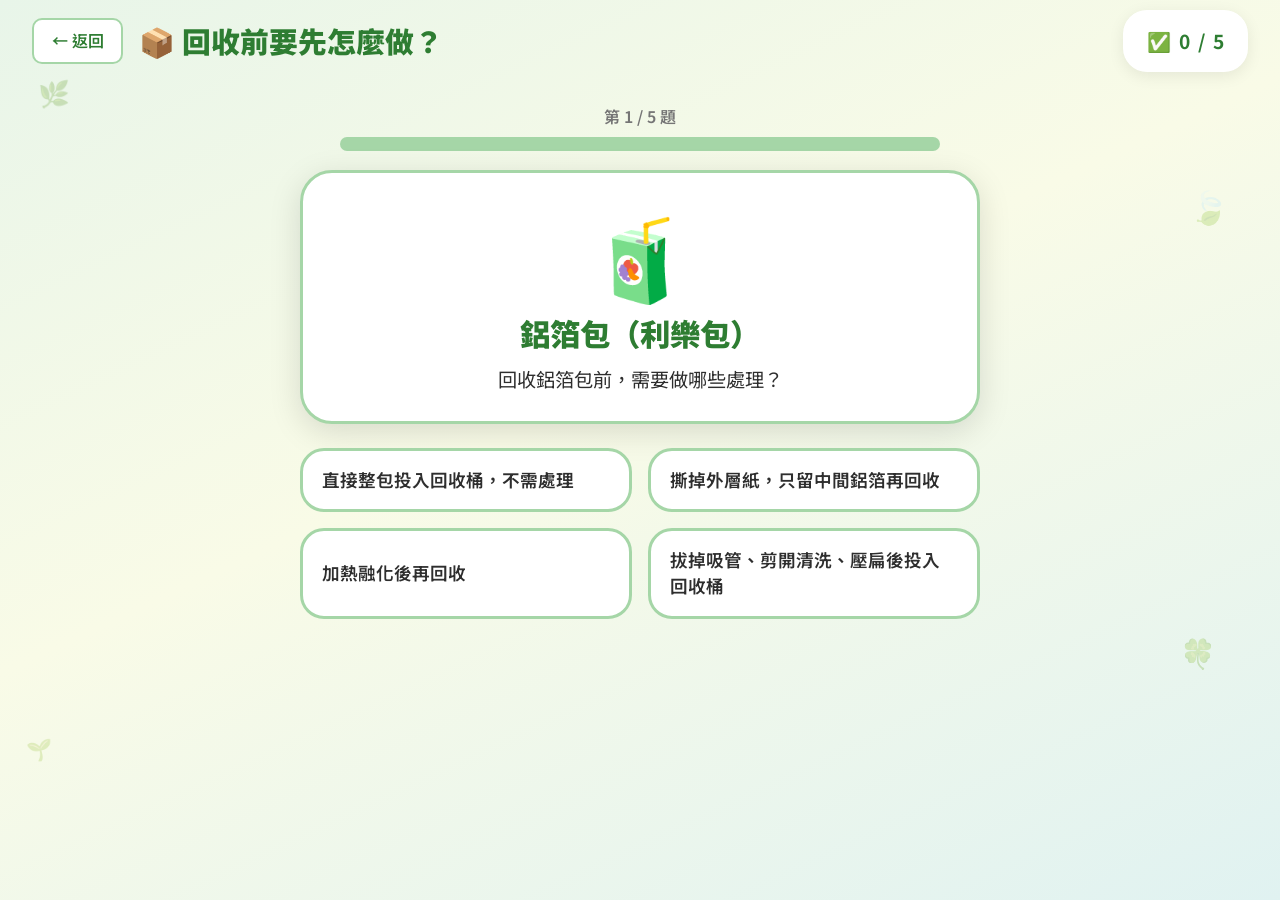
<file: games/recycle-steps/index.html>
<!DOCTYPE html>
<html lang="zh-TW">
<head>
  <meta charset="UTF-8">
  <meta name="viewport" content="width=device-width, initial-scale=1.0">
  <title>回收前要先怎麼做？| 環保小遊戲</title>
  <link rel="preconnect" href="https://fonts.googleapis.com">
  <link href="https://fonts.googleapis.com/css2?family=Noto+Sans+TC:wght@400;500;700;900&display=swap" rel="stylesheet">
  <link rel="stylesheet" href="../../css/style.css">
  <style>
    /* ── 進度條 ── */
    .progress-wrap {
      margin-bottom: 1.2rem;
      text-align: center;
    }
    .progress-label {
      font-size: 1rem;
      font-weight: 600;
      color: var(--text-light);
      margin-bottom: 0.45rem;
    }
    .progress-track {
      background: var(--green-light);
      border-radius: 999px;
      height: 14px;
      overflow: hidden;
      max-width: 600px;
      margin: 0 auto;
    }
    .progress-fill {
      background: linear-gradient(90deg, var(--green-mid), var(--green-dark));
      height: 100%;
      border-radius: 999px;
      transition: width 0.45s ease;
    }

    /* ── 題目卡片 ── */
    .question-card {
      background: white;
      border-radius: var(--radius-xl);
      box-shadow: var(--shadow-md);
      border: 3px solid var(--green-light);
      padding: 2rem 1.8rem 1.6rem;
      text-align: center;
      max-width: 680px;
      margin: 0 auto 1.5rem;
    }
    .item-emoji {
      font-size: 5rem;
      line-height: 1.2;
      display: block;
      margin-bottom: 0.5rem;
      animation: iconWiggle 2.5s ease-in-out infinite;
    }
    .item-name {
      font-size: clamp(1.4rem, 4vw, 1.9rem);
      font-weight: 900;
      color: var(--green-dark);
      margin-bottom: 0.4rem;
    }
    .question-text {
      font-size: clamp(1rem, 2.5vw, 1.2rem);
      color: var(--text);
      line-height: 1.6;
    }

    /* ── 選項 ── */
    .options-grid {
      display: grid;
      grid-template-columns: repeat(2, 1fr);
      gap: 1rem;
      max-width: 680px;
      margin: 0 auto;
    }
    .option-btn {
      background: white;
      border: 3px solid var(--green-light);
      border-radius: var(--radius-lg);
      padding: 1rem 1.2rem;
      font-size: clamp(0.95rem, 2.2vw, 1.1rem);
      font-weight: 600;
      font-family: inherit;
      color: var(--text);
      cursor: pointer;
      text-align: left;
      line-height: 1.5;
      transition: all 0.2s;
    }
    .option-btn:hover:not(:disabled) {
      border-color: var(--green-mid);
      background: var(--green-bg);
      transform: translateY(-2px);
    }
    .option-btn.correct {
      border-color: #43a047;
      background: #e8f5e9;
      color: #1b5e20;
    }
    .option-btn.wrong {
      border-color: #e53935;
      background: #ffebee;
      color: #b71c1c;
    }

    /* ── 解說區 ── */
    .explain-box {
      background: var(--yellow);
      border-left: 5px solid #fbc02d;
      border-radius: var(--radius-sm);
      padding: 0.9rem 1.2rem;
      font-size: 1rem;
      line-height: 1.65;
      max-width: 680px;
      margin: 1rem auto 0;
      display: none;
      animation: fadeInUp 0.35s ease;
    }
    .explain-box.visible { display: block; }
  </style>
</head>
<body>

  <div class="bg-deco" aria-hidden="true">
    <span class="leaf" style="top:8%;left:3%;font-size:1.6rem;animation-delay:0s">🌿</span>
    <span class="leaf" style="top:20%;right:4%;font-size:2rem;animation-delay:1.5s">🍃</span>
    <span class="leaf" style="bottom:15%;left:2%;font-size:1.3rem;animation-delay:3s">🌱</span>
    <span class="leaf" style="bottom:25%;right:5%;font-size:1.8rem;animation-delay:2s">🍀</span>
  </div>

  <div class="container">

    <header class="game-nav">
      <a href="../../themes/recycle.html" class="btn-back">← 返回</a>
      <span class="game-title-bar">📦 回收前要先怎麼做？</span>
      <div class="score-board">✅ <span id="score">0</span> / <span id="total">5</span></div>
    </header>

    <div id="game-area"></div>

  </div>

  <script>
  // ────────────────────────────────
  //  5 題，單選，答完即時顯示解說
  //  優先從後台 localStorage 讀取
  // ────────────────────────────────
  const DEFAULT_QUESTIONS = [
    {
      emoji: "🧃",
      name: "鋁箔包（利樂包）",
      question: "回收鋁箔包前，需要做哪些處理？",
      options: [
        { text: "拔掉吸管、剪開清洗、壓扁後投入回收桶", correct: true },
        { text: "直接整包投入回收桶，不需處理", correct: false },
        { text: "撕掉外層紙，只留中間鋁箔再回收", correct: false },
        { text: "加熱融化後再回收", correct: false }
      ],
      explain: "🔍 鋁箔包由鋁箔、聚乙烯和紙板組成，材質較複雜。回收前要：① 拔掉或剪掉吸管、② 剪開沖洗乾淨、③ 壓扁，才能讓回收廠順利處理。"
    },
    {
      emoji: "🍶",
      name: "寶特瓶（PET）",
      question: "回收寶特瓶時，瓶蓋和瓶身需要分開投入嗎？",
      options: [
        { text: "不需要，瓶蓋和瓶身可以一起回收", correct: true },
        { text: "需要，瓶蓋材質不同要分開投入", correct: false },
        { text: "只能回收瓶身，瓶蓋要丟一般垃圾", correct: false },
        { text: "要先把標籤撕掉才能回收", correct: false }
      ],
      explain: "🔍 寶特瓶（PET）的瓶蓋和瓶身可以一起回收，不需分開。清洗後壓扁即可投入回收桶。有顏色的寶特瓶也可以回收，有油脂的則歸塑膠瓶罐類。"
    },
    {
      emoji: "🥫",
      name: "鐵罐 / 鋁罐",
      question: "下列關於鐵罐和鋁罐的回收說明，哪個正確？",
      options: [
        { text: "鋁罐可踩扁；噴射式鐵罐（如殺蟲劑罐）不可壓縮", correct: true },
        { text: "所有罐子都要踩扁後才能回收", correct: false },
        { text: "罐子不需要清洗，直接丟入回收桶即可", correct: false },
        { text: "鐵罐要撕掉標籤，鋁罐不用", correct: false }
      ],
      explain: "🔍 鋁罐質軟、可踩扁。鐵罐硬度高，噴射式鐵罐（殺蟲劑、噴漆罐等）內有殘壓，壓縮可能爆炸，千萬不可壓縮！所有罐子都要清洗再投入回收。"
    },
    {
      emoji: "🥡",
      name: "免洗塑膠餐具",
      question: "回收免洗塑膠餐盒時，下列說法哪個正確？",
      options: [
        { text: "清洗後可投入塑膠回收；免洗筷歸一般垃圾", correct: true },
        { text: "免洗筷可以和塑膠餐盒一起投入回收桶", correct: false },
        { text: "有油污直接投入塑膠回收桶，不用清洗", correct: false },
        { text: "塑膠湯匙屬一般垃圾，不能回收", correct: false }
      ],
      explain: "🔍 免洗塑膠餐盒、湯碗、湯匙清洗後可投入塑膠回收。但免洗筷（木竹材質）和橡皮筋屬一般垃圾，不可放入塑膠回收。"
    },
    {
      emoji: "📰",
      name: "紙類回收",
      question: "下列哪種情況的紙，不可以投入紙類回收桶？",
      options: [
        { text: "沾滿油污或水濕的廢紙", correct: true },
        { text: "乾淨的紙箱（硬紙板）", correct: false },
        { text: "舊報紙和雜誌", correct: false },
        { text: "乾淨的紙袋", correct: false }
      ],
      explain: "🔍 紙類回收的大原則是「乾淨才能回收」。沾了油污、食物殘渣或濕掉的紙（如油紙袋、濕紙巾）要歸一般垃圾。乾淨的紙箱、報紙、紙袋、書本都可以回收。"
    }
  ];

  const savedQ = localStorage.getItem('ctcm_recyclesteps_custom');
  const questions = savedQ ? JSON.parse(savedQ) : DEFAULT_QUESTIONS;

  let current = 0;
  let score = 0;
  let answered = false;

  function render() {
    const area = document.getElementById('game-area');

    if (current >= questions.length) {
      area.innerHTML = `
        <div class="result-screen">
          <span class="result-emoji">${score === 5 ? '🏆' : score >= 3 ? '🌟' : '💪'}</span>
          <div class="result-score">${score} / ${questions.length}</div>
          <div class="result-message">
            ${score === 5 ? '全對！回收達人！' : score >= 3 ? '掌握得不錯，繼續加油！' : '再看看資料，你一定可以！'}
          </div>
          <button class="btn-restart" onclick="restart()">再玩一次</button>
          <button class="btn-restart" style="background:linear-gradient(135deg,#42a5f5,#1565c0)" onclick="location.href='../../themes/recycle.html'">返回主題</button>
        </div>`;
      return;
    }

    const q = questions[current];
    const shuffled = [...q.options].sort(() => Math.random() - 0.5);

    document.getElementById('score').textContent = score;
    document.getElementById('total').textContent = questions.length;

    area.innerHTML = `
      <div class="progress-wrap">
        <div class="progress-label">第 ${current + 1} / ${questions.length} 題</div>
        <div class="progress-track">
          <div class="progress-fill" style="width:${(current / questions.length) * 100}%"></div>
        </div>
      </div>

      <div class="question-card">
        <span class="item-emoji">${q.emoji}</span>
        <div class="item-name">${q.name}</div>
        <div class="question-text">${q.question}</div>
      </div>

      <div class="options-grid">
        ${shuffled.map((opt, i) => `
          <button class="option-btn" id="opt-${i}" onclick="pick(${i}, ${opt.correct})">
            ${opt.text}
          </button>
        `).join('')}
      </div>

      <div class="explain-box" id="explain-box">${q.explain}</div>

      <div class="action-row" style="margin-top:1.2rem">
        <button class="btn-submit" id="btn-next" style="display:none;background:linear-gradient(135deg,#42a5f5,#1565c0)"
          onclick="nextQ()">
          ${current + 1 < questions.length ? '下一題 →' : '查看結果 →'}
        </button>
      </div>`;

    answered = false;
  }

  function pick(i, isCorrect) {
    if (answered) return;
    answered = true;

    // 顏色反饋
    const btns = document.querySelectorAll('.option-btn');
    btns.forEach((btn, idx) => {
      btn.disabled = true;
      // 找出正確選項並標綠
      if (btn.textContent.trim() === questions[current].options.find(o => o.correct).text) {
        btn.classList.add('correct');
      }
    });
    document.getElementById(`opt-${i}`).classList.add(isCorrect ? 'correct' : 'wrong');

    if (isCorrect) {
      score++;
      document.getElementById('score').textContent = score;
    }

    document.getElementById('explain-box').classList.add('visible');
    document.getElementById('btn-next').style.display = 'inline-block';
  }

  function nextQ() {
    current++;
    render();
  }

  function restart() {
    current = 0;
    score = 0;
    render();
  }

  render();
  </script>
</body>
</html>
</file>
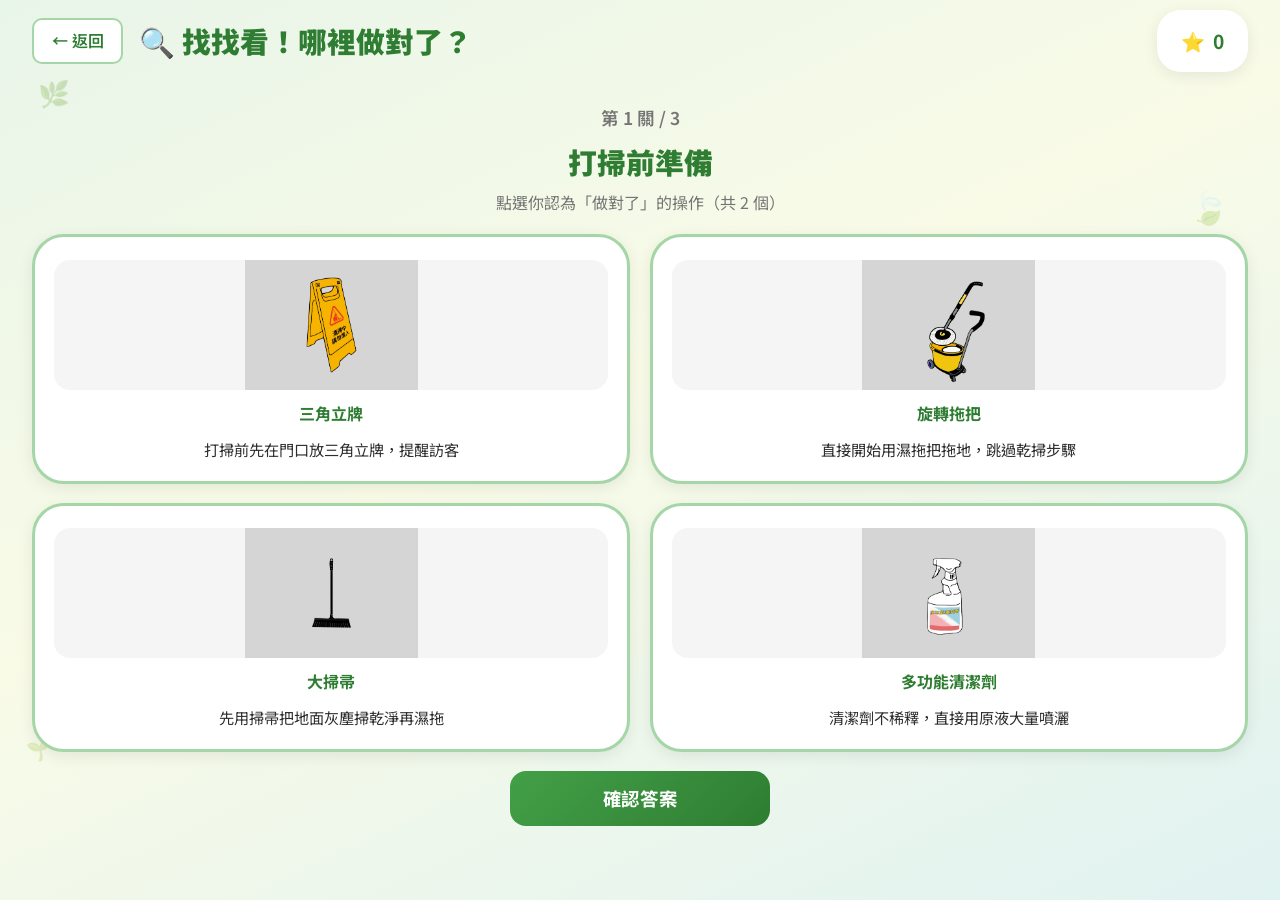
<file: games/spot-error/index.html>
<!DOCTYPE html>
<html lang="zh-TW">
<head>
  <meta charset="UTF-8">
  <meta name="viewport" content="width=device-width, initial-scale=1.0">
  <title>找找看！哪裡做對了？| 環保小遊戲</title>
  <link rel="preconnect" href="https://fonts.googleapis.com">
  <link href="https://fonts.googleapis.com/css2?family=Noto+Sans+TC:wght@400;500;700;900&display=swap" rel="stylesheet">
  <link rel="stylesheet" href="../../css/style.css">
  <style>
    /* ── 關卡資訊 ── */
    .round-info {
      text-align: center;
      margin-bottom: 1.2rem;
    }
    .round-label {
      font-size: 1.1rem;
      color: var(--text-light);
      font-weight: 600;
      margin-bottom: 0.4rem;
    }
    .round-title {
      font-size: clamp(1.3rem, 3.5vw, 1.8rem);
      font-weight: 900;
      color: var(--green-dark);
    }
    .round-hint {
      font-size: 1rem;
      color: var(--text-light);
      margin-top: 0.3rem;
    }

    /* ── 情境卡片格 ── */
    .scenario-grid {
      display: grid;
      grid-template-columns: repeat(2, 1fr);
      gap: 1.2rem;
      margin: 1.2rem 0;
    }

    /* ── 單張情境卡 ── */
    .scenario-card {
      background: white;
      border-radius: var(--radius-xl);
      padding: 1.4rem 1.2rem 1.2rem;
      box-shadow: var(--shadow-sm);
      border: 3px solid var(--green-light);
      cursor: pointer;
      transition: all 0.25s ease;
      display: flex;
      flex-direction: column;
      align-items: center;
      gap: 0.7rem;
      user-select: none;
    }

    .scenario-card:hover {
      transform: translateY(-4px);
      box-shadow: var(--shadow-md);
    }

    .scenario-card.selected {
      border-color: #43a047;
      background: #e8f5e9;
    }

    /* 揭曉後狀態 */
    .scenario-card.reveal-error {
      border-color: #e53935;
      background: #ffebee;
      cursor: default;
      transform: none;
    }
    .scenario-card.reveal-ok {
      border-color: #43a047;
      background: #e8f5e9;
      cursor: default;
      transform: none;
    }

    /* ── 工具圖片 ── */
    .tool-img-wrap {
      width: 100%;
      height: 130px;
      display: flex;
      align-items: center;
      justify-content: center;
      overflow: hidden;
      border-radius: var(--radius-md);
      background: #f5f5f5;
    }
    .tool-img {
      max-width: 100%;
      max-height: 130px;
      object-fit: contain;
    }

    /* ── 文字區 ── */
    .scenario-label {
      font-size: 1rem;
      font-weight: 700;
      color: var(--green-dark);
      text-align: center;
    }
    .scenario-desc {
      font-size: 0.95rem;
      color: var(--text);
      text-align: center;
      line-height: 1.55;
    }

    /* ── 標記圖示（揭曉後）── */
    .reveal-badge {
      display: none;
      font-size: 2rem;
    }
    .reveal-error .reveal-badge,
    .reveal-ok   .reveal-badge { display: block; }

    /* ── 說明文字（揭曉後）── */
    .explain-text {
      display: none;
      font-size: 0.9rem;
      color: #555;
      text-align: center;
      line-height: 1.5;
      border-top: 1px solid #eee;
      padding-top: 0.6rem;
      margin-top: 0.3rem;
    }
    .reveal-error .explain-text,
    .reveal-ok   .explain-text { display: block; }
    .reveal-error .explain-text { color: #c62828; }
    .reveal-ok   .explain-text  { color: #2e7d32; }

    /* ── 操作按鈕 ── */
    .action-row {
      display: flex;
      justify-content: center;
      gap: 1rem;
      margin-top: 1rem;
    }

    .btn-submit {
      background: linear-gradient(135deg, var(--green-mid), var(--green-dark));
      color: white;
      border: none;
      border-radius: var(--radius-md);
      padding: 0.9rem 2.5rem;
      font-size: 1.15rem;
      font-weight: 700;
      font-family: inherit;
      cursor: pointer;
      transition: all 0.2s;
    }
    .btn-submit:hover { filter: brightness(1.1); transform: scale(1.04); }
    .btn-submit:disabled { opacity: 0.45; cursor: not-allowed; transform: none; }

    .btn-next {
      background: linear-gradient(135deg, #42a5f5, #1565c0);
      color: white;
      border: none;
      border-radius: var(--radius-md);
      padding: 0.9rem 2.5rem;
      font-size: 1.15rem;
      font-weight: 700;
      font-family: inherit;
      cursor: pointer;
      display: none;
      transition: all 0.2s;
    }
    .btn-next:hover { filter: brightness(1.1); transform: scale(1.04); }
    .btn-next.visible { display: inline-block; }

    /* ── 回合得分提示 ── */
    .round-result {
      text-align: center;
      font-size: 1.2rem;
      font-weight: 700;
      padding: 0.6rem 1.2rem;
      border-radius: var(--radius-md);
      display: none;
      margin-top: 0.5rem;
    }
    .round-result.visible { display: block; }
    .round-result.good { background: #e8f5e9; color: #2e7d32; }
    .round-result.bad  { background: #fff3e0; color: #e65100; }
  </style>
</head>
<body>

  <div class="bg-deco" aria-hidden="true">
    <span class="leaf" style="top:8%;left:3%;font-size:1.6rem;animation-delay:0s">🌿</span>
    <span class="leaf" style="top:20%;right:4%;font-size:2rem;animation-delay:1.5s">🍃</span>
    <span class="leaf" style="bottom:15%;left:2%;font-size:1.3rem;animation-delay:3s">🌱</span>
    <span class="leaf" style="bottom:25%;right:5%;font-size:1.8rem;animation-delay:2s">🍀</span>
  </div>

  <div class="container">

    <header class="game-nav">
      <a href="../../themes/cleaning.html" class="btn-back">← 返回</a>
      <span class="game-title-bar">🔍 找找看！哪裡做對了？</span>
      <div class="score-board">⭐ <span id="score">0</span></div>
    </header>

    <div id="game-area"></div>

  </div>

  <script>
  // ────────────────────────────────
  //  遊戲資料（優先從後台 localStorage 讀取）
  // ────────────────────────────────
  const DEFAULT_ROUNDS = [
    {
      title: "打掃前準備",
      items: [
        {
          img: "../../images/tools/架房打掃用具(1)_page-0007.jpg",
          label: "三角立牌",
          desc: "打掃前先在門口放三角立牌，提醒訪客",
          isError: false,
          explain: "✅ 正確！打掃前一定要先放立牌，避免訪客誤入。"
        },
        {
          img: "../../images/tools/架房打掃用具(1)_page-0039.jpg",
          label: "旋轉拖把",
          desc: "直接開始用濕拖把拖地，跳過乾掃步驟",
          isError: true,
          explain: "❌ 錯誤！正確順序是先乾掃清除灰塵，再用濕拖把清潔地板，否則會越拖越髒。"
        },
        {
          img: "../../images/tools/架房打掃用具(1)_page-0019.jpg",
          label: "大掃帚",
          desc: "先用掃帚把地面灰塵掃乾淨再濕拖",
          isError: false,
          explain: "✅ 正確！乾掃在前、濕拖在後是基本 SOP。"
        },
        {
          img: "../../images/tools/架房打掃用具(1)_page-0005.jpg",
          label: "多功能清潔劑",
          desc: "清潔劑不稀釋，直接用原液大量噴灑",
          isError: true,
          explain: "❌ 錯誤！清潔劑必須按比例稀釋後使用，原液濃度過高可能傷害設備及皮膚。"
        }
      ]
    },
    {
      title: "抹布分色使用",
      items: [
        {
          img: "../../images/tools/架房打掃用具(1)_page-0021.jpg",
          label: "藍色抹布",
          desc: "藍色抹布：專門用來擦鏡子、玻璃、地板",
          isError: false,
          explain: "✅ 正確！藍色抹布有固定用途，不能隨意換區域。"
        },
        {
          img: "../../images/tools/架房打掃用具(1)_page-0022.jpg",
          label: "咖啡色抹布",
          desc: "咖啡色抹布先擦桌面後，繼續拿來擦廁所",
          isError: true,
          explain: "❌ 錯誤！不同區域（桌面與廁所）必須使用不同抹布，避免交叉污染。"
        },
        {
          img: "../../images/tools/架房打掃用具(1)_page-0023.jpg",
          label: "抹布",
          desc: "不管顏色，哪塊布順手就用哪塊",
          isError: true,
          explain: "❌ 錯誤！抹布分色是衛生管理的基本原則，必須按顏色區分用途，不可混用。"
        },
        {
          img: "../../images/tools/架房打掃用具(1)_page-0014.jpg",
          label: "馬桶刷",
          desc: "每間廁所的馬桶刷各自獨立，不跨廁所使用",
          isError: false,
          explain: "✅ 正確！馬桶刷是個人衛生工具，不可跨廁所混用。"
        }
      ]
    },
    {
      title: "清潔程序細節",
      items: [
        {
          img: "../../images/tools/架房打掃用具(1)_page-0007.jpg",
          label: "三角立牌",
          desc: "打掃完成後，記得收回放置的三角立牌",
          isError: false,
          explain: "✅ 正確！打掃結束要把立牌收回，避免妨礙正常通行。"
        },
        {
          img: "../../images/tools/架房打掃用具(1)_page-0006.jpg",
          label: "次氯酸水",
          desc: "次氯酸水噴完後立刻用抹布擦掉",
          isError: true,
          explain: "❌ 錯誤！次氯酸水需靜置數分鐘讓消毒作用充分發揮，不能噴完馬上擦掉。"
        },
        {
          img: "../../images/tools/架房打掃用具(1)_page-0039.jpg",
          label: "旋轉拖把",
          desc: "拖地方向：從房間最裡面往門口方向拖",
          isError: false,
          explain: "✅ 正確！從裡往外拖，才不會把已拖好的地方再踩髒。"
        },
        {
          img: "../../images/tools/架房打掃用具(1)_page-0009.jpg",
          label: "水桶",
          desc: "拖地用同一桶水，從頭拖到底不換水",
          isError: true,
          explain: "❌ 錯誤！拖地水髒了要換，否則越拖越髒，水桶水需要定期更換。"
        }
      ]
    }
  ];

  const saved = localStorage.getItem('ctcm_spoterror_custom');
  const rounds = saved ? JSON.parse(saved) : DEFAULT_ROUNDS;

  let currentRound = 0;
  let score = 0;
  let selected = new Set(); // 目前選取的 index
  let revealed = false;

  function render() {
    const area = document.getElementById('game-area');

    if (currentRound >= rounds.length) {
      // 結束畫面
      area.innerHTML = `
        <div class="result-screen">
          <span class="result-emoji">${score >= 6 ? '🏆' : score >= 4 ? '🌟' : '💪'}</span>
          <div class="result-score">${score} / ${rounds.length * 2} 分</div>
          <div class="result-message">
            ${score >= 6 ? '太厲害了！全部找對！' : score >= 4 ? '掌握得不錯，繼續加油！' : '再多練習，你一定可以！'}
          </div>
          <button class="btn-restart" onclick="restart()">再玩一次</button>
          <button class="btn-restart" style="background:linear-gradient(135deg,#42a5f5,#1565c0)" onclick="location.href='../../themes/cleaning.html'">返回主題</button>
        </div>`;
      return;
    }

    const round = rounds[currentRound];
    const correctCount = round.items.filter(i => !i.isError).length;

    area.innerHTML = `
      <div class="round-info">
        <div class="round-label">第 ${currentRound + 1} 關 / ${rounds.length}</div>
        <div class="round-title">${round.title}</div>
        <div class="round-hint">點選你認為「做對了」的操作（共 ${correctCount} 個）</div>
      </div>

      <div class="scenario-grid">
        ${round.items.map((item, i) => `
          <div class="scenario-card" id="card-${i}" onclick="toggleCard(${i})">
            <div class="tool-img-wrap">
              <img class="tool-img" src="${item.img}" alt="${item.label}" loading="lazy">
            </div>
            <div class="scenario-label">${item.label}</div>
            <div class="scenario-desc">${item.desc}</div>
            <div class="reveal-badge">${item.isError ? '❌' : '✅'}</div>
            <div class="explain-text">${item.explain}</div>
          </div>
        `).join('')}
      </div>

      <div id="round-result" class="round-result"></div>

      <div class="action-row">
        <button class="btn-submit" id="btn-submit" onclick="submitRound()">確認答案</button>
        <button class="btn-next" id="btn-next" onclick="nextRound()">
          ${currentRound + 1 < rounds.length ? '下一關 →' : '查看結果 →'}
        </button>
      </div>`;

    selected = new Set();
    revealed = false;
  }

  function toggleCard(index) {
    if (revealed) return;
    if (selected.has(index)) {
      selected.delete(index);
      document.getElementById(`card-${index}`).classList.remove('selected');
    } else {
      selected.add(index);
      document.getElementById(`card-${index}`).classList.add('selected');
    }
  }

  function submitRound() {
    if (revealed) return;
    revealed = true;

    const round = rounds[currentRound];
    let roundScore = 0;

    round.items.forEach((item, i) => {
      const card = document.getElementById(`card-${i}`);
      card.classList.remove('selected');
      if (item.isError) {
        card.classList.add('reveal-error');
        if (selected.has(i)) roundScore--; // 誤點錯誤項目扣分
      } else {
        card.classList.add('reveal-ok');
        if (selected.has(i)) roundScore++;
      }
    });

    roundScore = Math.max(0, roundScore);
    score += roundScore;
    document.getElementById('score').textContent = score;

    const resultEl = document.getElementById('round-result');
    const correctCount = round.items.filter(i => !i.isError).length;
    if (roundScore === correctCount) {
      resultEl.textContent = `太棒了！全部找到了！+${roundScore} 分`;
      resultEl.className = 'round-result visible good';
    } else {
      resultEl.textContent = `找到 ${roundScore} / ${correctCount} 個，看看哪裡沒找到`;
      resultEl.className = 'round-result visible bad';
    }

    document.getElementById('btn-submit').disabled = true;
    document.getElementById('btn-next').classList.add('visible');
  }

  function nextRound() {
    currentRound++;
    render();
  }

  function restart() {
    currentRound = 0;
    score = 0;
    render();
  }

  // 啟動
  render();
  </script>
</body>
</html>
</file>
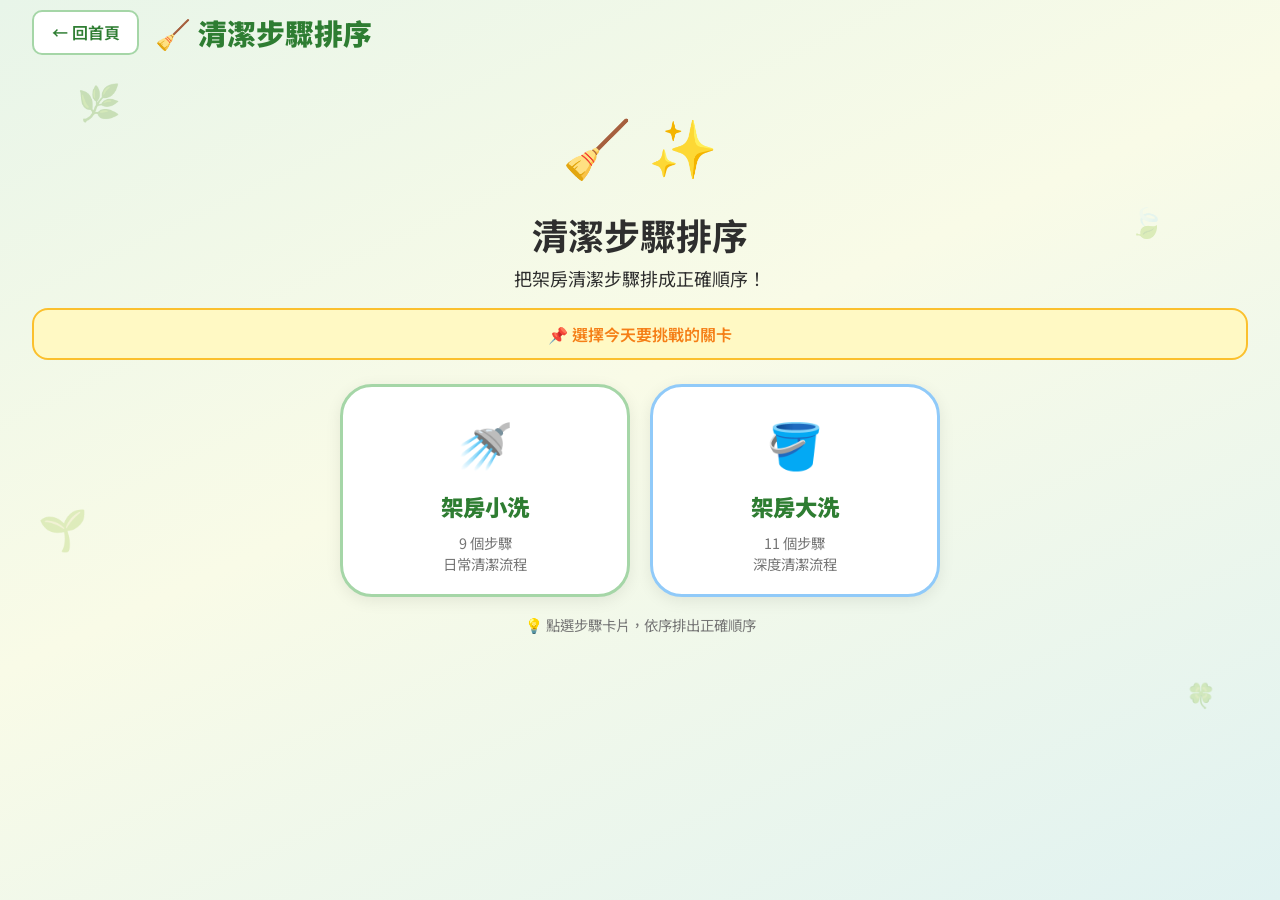
<file: games/steps/index.html>
<!DOCTYPE html>
<html lang="zh-TW">
<head>
  <meta charset="UTF-8">
  <meta name="viewport" content="width=device-width, initial-scale=1.0">
  <title>清潔步驟排序 | 環保小遊戲</title>
  <link rel="preconnect" href="https://fonts.googleapis.com">
  <link href="https://fonts.googleapis.com/css2?family=Noto+Sans+TC:wght@400;500;700;900&display=swap" rel="stylesheet">
  <link rel="stylesheet" href="../../css/style.css">
  <style>
    /* ── 模式選擇 ── */
    .mode-grid {
      display: grid;
      grid-template-columns: 1fr 1fr;
      gap: 1.2rem;
      margin: 2rem 0;
    }
    .mode-card {
      background: white;
      border: 3px solid #e0e0e0;
      border-radius: var(--radius-xl);
      padding: 2rem 1.5rem;
      text-align: center;
      cursor: pointer;
      transition: all 0.25s ease;
      box-shadow: var(--shadow-sm);
    }
    .mode-card:hover, .mode-card:focus {
      border-color: var(--green-mid);
      transform: translateY(-4px);
      box-shadow: var(--shadow-md);
      outline: none;
    }
    .mode-card .mode-icon {
      font-size: 3.5rem;
      display: block;
      margin-bottom: 0.7rem;
      animation: mascotBounce 2s ease-in-out infinite;
    }
    .mode-card h3 {
      font-size: 1.4rem;
      font-weight: 900;
      color: var(--green-dark);
      margin-bottom: 0.4rem;
    }
    .mode-card p {
      font-size: 0.9rem;
      color: var(--text-light);
      line-height: 1.5;
    }
    .mode-card.mode-small { border-color: #a5d6a7; }
    .mode-card.mode-big   { border-color: #90caf9; }
    .mode-card.mode-small:hover { border-color: var(--green-mid); background: var(--green-bg); }
    .mode-card.mode-big:hover   { border-color: #1e88e5; background: #e3f2fd; }

    /* ── 遊戲區進度條 ── */
    .progress-wrap  { margin-bottom: 1.2rem; text-align: center; }
    .progress-label { font-size: 1rem; font-weight: 600; color: var(--text-light); margin-bottom: 0.4rem; }
    .progress-track { background: var(--green-light); border-radius: 999px; height: 14px; overflow: hidden; }
    .progress-fill  { background: linear-gradient(90deg, #66bb6a, #2e7d32); height: 100%; border-radius: 999px; transition: width 0.4s ease; }

    /* ── 指示說明 ── */
    .hint-bar {
      background: #fff9c4;
      border: 2px solid #fbc02d;
      border-radius: var(--radius-md);
      padding: 0.7rem 1.2rem;
      text-align: center;
      font-size: 1rem;
      font-weight: 600;
      color: #f57f17;
      margin-bottom: 1.2rem;
    }

    /* ── 步驟卡片格 ── */
    .steps-grid {
      display: grid;
      grid-template-columns: 1fr 1fr;
      gap: 0.9rem;
      margin-bottom: 1.5rem;
    }
    @media (max-width: 500px) {
      .steps-grid { grid-template-columns: 1fr; }
      .mode-grid  { grid-template-columns: 1fr; }
    }

    .step-card {
      background: white;
      border: 3px solid #e0e0e0;
      border-radius: var(--radius-lg);
      padding: 1.1rem 1rem 1rem;
      cursor: pointer;
      position: relative;
      transition: all 0.22s ease;
      box-shadow: var(--shadow-sm);
      user-select: none;
      -webkit-tap-highlight-color: transparent;
    }
    .step-card:hover {
      border-color: var(--green-mid);
      transform: translateY(-2px);
      box-shadow: var(--shadow-md);
    }
    .step-card.selected {
      border-color: #fbc02d;
      background: #fffde7;
    }
    .step-card.correct {
      border-color: #4caf50;
      background: #e8f5e9;
      cursor: default;
    }
    .step-card.wrong {
      border-color: #f44336;
      background: #ffebee;
      cursor: default;
      animation: shake 0.4s ease;
    }
    .step-card.disabled {
      cursor: default;
    }

    /* 編號徽章 */
    .order-badge {
      position: absolute;
      top: -10px;
      right: -10px;
      width: 36px;
      height: 36px;
      background: linear-gradient(135deg, #fbc02d, #f57f17);
      color: white;
      font-size: 1.1rem;
      font-weight: 900;
      border-radius: 50%;
      display: flex;
      align-items: center;
      justify-content: center;
      box-shadow: 0 3px 8px rgba(245,127,23,0.5);
      animation: popIn 0.25s ease;
    }
    .step-card.correct .order-badge {
      background: linear-gradient(135deg, #66bb6a, #2e7d32);
    }
    .step-card.wrong .order-badge {
      background: linear-gradient(135deg, #ef5350, #c62828);
    }

    /* 正確答案顯示 */
    .correct-badge {
      position: absolute;
      top: -10px;
      left: -10px;
      width: 32px;
      height: 32px;
      background: #4caf50;
      color: white;
      font-size: 0.85rem;
      font-weight: 900;
      border-radius: 50%;
      display: flex;
      align-items: center;
      justify-content: center;
    }

    /* 卡片內容 */
    .step-icon {
      font-size: 2.4rem;
      display: block;
      text-align: center;
      margin-bottom: 0.5rem;
      line-height: 1;
    }
    .step-title {
      font-size: 1.1rem;
      font-weight: 900;
      color: var(--green-dark);
      text-align: center;
      margin-bottom: 0.35rem;
    }
    .step-desc {
      font-size: 0.82rem;
      color: var(--text-light);
      text-align: center;
      line-height: 1.5;
    }
    .step-tools {
      display: flex;
      align-items: center;
      justify-content: center;
      gap: 0.3rem;
      margin-top: 0.5rem;
      font-size: 0.78rem;
      color: var(--green-mid);
      font-weight: 600;
    }
    .step-tools::before {
      content: '🔧';
      font-size: 0.85rem;
    }

    /* ── 按鈕區 ── */
    .action-row {
      display: flex;
      gap: 0.8rem;
      justify-content: center;
      margin-bottom: 1.5rem;
    }
    .btn-submit {
      background: linear-gradient(135deg, #fbc02d, #f57f17);
      color: white;
      border: none;
      border-radius: var(--radius-lg);
      padding: 1rem 2.5rem;
      font-size: 1.2rem;
      font-weight: 900;
      cursor: pointer;
      box-shadow: var(--shadow-sm);
      transition: all 0.22s ease;
      letter-spacing: 0.05em;
    }
    .btn-submit:hover:not(:disabled) { transform: translateY(-3px); box-shadow: var(--shadow-md); }
    .btn-submit:disabled { opacity: 0.4; cursor: not-allowed; transform: none; }
    .btn-reset {
      background: white;
      color: var(--text-light);
      border: 2px solid #e0e0e0;
      border-radius: var(--radius-lg);
      padding: 1rem 1.5rem;
      font-size: 1rem;
      font-weight: 700;
      cursor: pointer;
      transition: all 0.22s ease;
    }
    .btn-reset:hover { border-color: var(--green-mid); color: var(--green-dark); }

    /* ── 結果畫面 ── */
    .result-header {
      text-align: center;
      padding: 1.5rem 0 1rem;
    }
    .result-score-big {
      font-size: 4rem;
      font-weight: 900;
      color: var(--green-dark);
      line-height: 1;
      margin: 0.5rem 0;
    }
    .result-stars {
      font-size: 2.8rem;
      letter-spacing: 0.1rem;
      margin-bottom: 0.5rem;
    }
    .result-msg {
      font-size: 1.2rem;
      font-weight: 700;
      color: var(--text-light);
      margin-bottom: 1.5rem;
    }

    /* 結果步驟列表 */
    .result-list {
      display: flex;
      flex-direction: column;
      gap: 0.6rem;
      margin-bottom: 1.5rem;
    }
    .result-item {
      display: flex;
      align-items: center;
      gap: 0.9rem;
      background: white;
      border-radius: var(--radius-md);
      padding: 0.85rem 1.1rem;
      box-shadow: var(--shadow-sm);
      border-left: 5px solid #e0e0e0;
    }
    .result-item.ok  { border-left-color: #4caf50; }
    .result-item.bad { border-left-color: #f44336; }
    .result-step-num {
      width: 36px;
      height: 36px;
      border-radius: 50%;
      display: flex;
      align-items: center;
      justify-content: center;
      font-weight: 900;
      font-size: 1rem;
      flex-shrink: 0;
    }
    .result-item.ok  .result-step-num { background: #e8f5e9; color: #2e7d32; }
    .result-item.bad .result-step-num { background: #ffebee; color: #c62828; }
    .result-step-info { flex: 1; }
    .result-step-title { font-weight: 700; font-size: 1rem; }
    .result-step-note  { font-size: 0.82rem; color: var(--text-light); margin-top: 0.15rem; }
    .result-check { font-size: 1.4rem; }

    /* 頁面隱藏 */
    .screen { display: none; }
    .screen.active { display: block; }

    /* ── 橫式滿版 ── */
    @media (orientation: landscape) {
      .steps-grid {
        grid-template-columns: repeat(4, 1fr);
      }
      .step-card {
        padding: 0.8rem 0.7rem 0.7rem;
      }
      .step-icon  { font-size: 1.8rem; }
      .step-title { font-size: 0.95rem; }
      .step-desc  { font-size: 0.72rem; }
      .step-tools { font-size: 0.7rem; margin-top: 0.3rem; }
      .mode-grid  {
        grid-template-columns: repeat(2, 1fr);
        max-width: 600px;
        margin: 0.8rem auto;
      }
      .mode-card  { padding: 1.2rem 1rem; }
      .mode-card .mode-icon { font-size: 2.8rem; }
      .result-list { max-height: 50vh; overflow-y: auto; }
    }
  </style>
</head>
<body>
  <div class="bg-deco">
    <span class="leaf" style="font-size:2.2rem;top:8%;left:6%;animation-delay:0s">🌿</span>
    <span class="leaf" style="font-size:1.8rem;top:22%;right:9%;animation-delay:1.5s">🍃</span>
    <span class="leaf" style="font-size:2.5rem;top:55%;left:3%;animation-delay:3s">🌱</span>
    <span class="leaf" style="font-size:1.5rem;top:75%;right:5%;animation-delay:2s">🍀</span>
  </div>

  <div class="container">
    <nav class="game-nav">
      <a href="../../index.html" class="btn-back">← 回首頁</a>
      <span class="game-title-bar">🧹 清潔步驟排序</span>
    </nav>

    <!-- ══ 選擇模式畫面 ══ -->
    <div id="screen-mode" class="screen active">
      <div class="header">
        <div class="mascot">
          <span style="font-size:3.5rem;animation:mascotBounce 2s ease-in-out infinite">🧹</span>
          <span style="font-size:3.5rem;animation:mascotBounce 2s ease-in-out infinite;animation-delay:0.3s">✨</span>
        </div>
        <h1 class="game-main-title">清潔步驟排序</h1>
        <p class="game-subtitle">把架房清潔步驟排成正確順序！</p>
      </div>

      <div class="hint-bar" style="margin-bottom:1.5rem">
        📌 選擇今天要挑戰的關卡
      </div>

      <div class="mode-grid">
        <div class="mode-card mode-small" tabindex="0" onclick="startGame('small')" onkeydown="if(event.key==='Enter')startGame('small')">
          <span class="mode-icon">🚿</span>
          <h3>架房小洗</h3>
          <p>9 個步驟<br>日常清潔流程</p>
        </div>
        <div class="mode-card mode-big" tabindex="0" onclick="startGame('big')" onkeydown="if(event.key==='Enter')startGame('big')">
          <span class="mode-icon">🪣</span>
          <h3>架房大洗</h3>
          <p>11 個步驟<br>深度清潔流程</p>
        </div>
      </div>

      <p style="text-align:center;color:var(--text-light);font-size:0.9rem;margin-top:1rem">
        💡 點選步驟卡片，依序排出正確順序
      </p>
    </div>

    <!-- ══ 遊戲畫面 ══ -->
    <div id="screen-game" class="screen">
      <div class="progress-wrap">
        <div class="progress-label" id="progress-label">已選 0 / 7</div>
        <div class="progress-track">
          <div class="progress-fill" id="progress-fill" style="width:0%"></div>
        </div>
      </div>

      <div class="hint-bar">
        📌 請依正確順序，逐一點選步驟卡片
        <span id="mode-badge" style="margin-left:0.5rem;background:#e0e0e0;padding:0.1rem 0.6rem;border-radius:999px;font-size:0.85rem"></span>
      </div>

      <div class="steps-grid" id="steps-grid"></div>

      <div class="action-row">
        <button class="btn-reset" onclick="resetSelection()">↺ 重新選擇</button>
        <button class="btn-submit" id="btn-submit" onclick="submitAnswer()" disabled>確認答案 ✓</button>
      </div>
    </div>

    <!-- ══ 結果畫面 ══ -->
    <div id="screen-result" class="screen">
      <div class="result-header">
        <div class="result-stars" id="result-stars">⭐⭐⭐</div>
        <div class="result-score-big" id="result-score"></div>
        <div class="result-msg" id="result-msg"></div>
      </div>

      <div class="result-list" id="result-list"></div>

      <div class="action-row" style="flex-wrap:wrap">
        <button class="btn-submit" onclick="playAgain()">再玩一次 ↺</button>
        <button class="btn-reset" onclick="backToMode()">換個關卡</button>
        <a href="../../index.html" class="btn-reset" style="display:inline-block;text-decoration:none;line-height:1;padding:1rem 1.5rem">🏠 回首頁</a>
      </div>
    </div>

  </div><!-- /container -->

  <script>
    /* ══════════════════════════════════════════
       步驟資料庫
    ══════════════════════════════════════════ */
    const DEFAULT_STEPS = {
      small: [
        { id: 1, icon: '🪧', title: '放',  desc: '放三角立牌：清潔中請勿進入，保護清掃人員安全',                                   tools: '三角立牌' },
        { id: 2, icon: '🧻', title: '夾',  desc: '夾走架房的擦手紙和衛生紙；夾前和夾後都要噴次氯酸水消毒',                         tools: '次氯酸水' },
        { id: 3, icon: '💦', title: '噴',  desc: '多功能清潔劑噴入馬桶內及內側，讓清潔劑先發揮作用',                               tools: '多功能清潔劑' },
        { id: 4, icon: '🪥', title: '刷',  desc: '馬桶刷刷洗馬桶；坐式加強出水孔、蹲式加強水泥縫和出水孔',                         tools: '馬桶刷' },
        { id: 5, icon: '🧽', title: '洗',  desc: '噴多功能清潔劑；邊角刷刷縫隙、綠色海綿刷檯面、咖啡布擦乾、魚鱗布擦鏡',           tools: '邊角刷、綠色海綿、咖啡布、魚鱗布' },
        { id: 6, icon: '🧴', title: '擦',  desc: '藍色布噴次氯酸水擦馬桶座（皮膚接觸面）；咖啡布擦馬桶外部和牆面',                 tools: '次氯酸水、藍色布、咖啡布' },
        { id: 7, icon: '🔑', title: '消',  desc: '咖啡布一網打盡：擦門把、門鎖等所有接觸面',                                       tools: '次氯酸水、咖啡布' },
        { id: 8, icon: '📦', title: '補',  desc: '補充酒精、洗手乳、擦手紙（禪七期間才需補衛生紙）',                               tools: '酒精、洗手乳、擦手紙' },
        { id: 9, icon: '🧹', title: '歸',  desc: '好神拖加稀釋次氯酸水擦乾地板；所有工具清潔後整理歸位',                           tools: '好神拖、次氯酸水' },
      ],
      big: [
        { id: 1,  icon: '🪧', title: '放',  desc: '放三角立牌：清潔中請勿進入，保護清掃人員安全',                                   tools: '三角立牌' },
        { id: 2,  icon: '🧻', title: '夾',  desc: '夾走架房的擦手紙和衛生紙；夾前和夾後都要噴次氯酸水消毒',                         tools: '次氯酸水' },
        { id: 3,  icon: '🪣', title: '潑',  desc: '一瓶蓋清潔劑兌一桶水；先潑馬桶再潑地板，可用好神拖桶運送',                       tools: '多功能清潔劑、好神拖桶' },
        { id: 4,  icon: '🪥', title: '刷',  desc: '刷馬桶內外；大洗加刷：馬桶座墊、架房地板、走道、水溝和水溝蓋',                   tools: '馬桶刷、邊角刷' },
        { id: 5,  icon: '🧽', title: '洗',  desc: '邊角刷刷縫隙、綠色海綿刷洗手台檯面、咖啡布擦乾、魚鱗布擦鏡',                     tools: '邊角刷、綠色海綿、咖啡布、魚鱗布' },
        { id: 6,  icon: '🚿', title: '沖',  desc: '沖水沖走清潔劑和汙垢；水不要太多，避免濺濕牆面和感應器',                         tools: '水管' },
        { id: 7,  icon: '🔰', title: '刮',  desc: '由內而外、由上而下刮水；架房內用小刮刀，外側地板用中大刮刀',                       tools: '小刮刀、中大刮刀' },
        { id: 8,  icon: '🧺', title: '擦',  desc: '海綿拖把拖地；藍色布擦馬桶座；咖啡布擦馬桶外部和牆面',                           tools: '海綿拖把、藍色布、咖啡布' },
        { id: 9,  icon: '🔑', title: '消',  desc: '咖啡布擦門把；次氯酸水擦衛生紙盒、酒精盒、扶把等架房內所有物品架',               tools: '次氯酸水、咖啡布' },
        { id: 10, icon: '📦', title: '補',  desc: '補充酒精、洗手乳、擦手紙（禪七期間才需補衛生紙）',                               tools: '酒精、洗手乳、擦手紙' },
        { id: 11, icon: '🧹', title: '歸',  desc: '好神拖擦乾地板；所有工具清潔整理後歸回物料間',                                   tools: '好神拖' },
      ]
    };

    function getActiveSteps() {
      try {
        const raw = localStorage.getItem('ctcm_steps_custom');
        if (raw) return JSON.parse(raw);
      } catch {}
      return DEFAULT_STEPS;
    }

    /* ══════════════════════════════════════════
       遊戲狀態
    ══════════════════════════════════════════ */
    let currentMode   = 'small';   // 'small' | 'big'
    let currentSteps  = [];        // 打亂後的步驟陣列
    let selectedOrder = [];        // 使用者選的順序（存 step.id）

    /* ══════════════════════════════════════════
       畫面切換
    ══════════════════════════════════════════ */
    function showScreen(id) {
      document.querySelectorAll('.screen').forEach(s => s.classList.remove('active'));
      document.getElementById(id).classList.add('active');
    }

    /* ══════════════════════════════════════════
       開始遊戲
    ══════════════════════════════════════════ */
    function startGame(mode) {
      currentMode  = mode;
      const steps  = getActiveSteps()[mode];
      currentSteps = shuffle([...steps]);
      selectedOrder = [];
      renderCards();
      updateProgress();
      document.getElementById('mode-badge').textContent = mode === 'small' ? '🚿 小洗' : '🪣 大洗';
      showScreen('screen-game');
    }

    function shuffle(arr) {
      for (let i = arr.length - 1; i > 0; i--) {
        const j = Math.floor(Math.random() * (i + 1));
        [arr[i], arr[j]] = [arr[j], arr[i]];
      }
      return arr;
    }

    /* ══════════════════════════════════════════
       渲染卡片
    ══════════════════════════════════════════ */
    function renderCards() {
      const grid = document.getElementById('steps-grid');
      grid.innerHTML = currentSteps.map(step => {
        const orderIdx = selectedOrder.indexOf(step.id);
        const isSelected = orderIdx !== -1;
        return `
          <div class="step-card ${isSelected ? 'selected' : ''}"
               id="card-${step.id}"
               onclick="toggleCard(${step.id})">
            ${isSelected ? `<div class="order-badge">${orderIdx + 1}</div>` : ''}
            <span class="step-icon">${step.icon}</span>
            <div class="step-title">${step.title}</div>
            <div class="step-desc">${step.desc}</div>
            <div class="step-tools">${step.tools}</div>
          </div>`;
      }).join('');
    }

    /* ══════════════════════════════════════════
       點選卡片
    ══════════════════════════════════════════ */
    function toggleCard(id) {
      const idx = selectedOrder.indexOf(id);
      if (idx === -1) {
        selectedOrder.push(id);
      } else {
        selectedOrder.splice(idx, 1);
      }
      renderCards();
      updateProgress();
    }

    function updateProgress() {
      const total  = currentSteps.length;
      const done   = selectedOrder.length;
      document.getElementById('progress-label').textContent = `已選 ${done} / ${total}`;
      document.getElementById('progress-fill').style.width  = `${(done / total) * 100}%`;
      document.getElementById('btn-submit').disabled = done < total;
    }

    function resetSelection() {
      selectedOrder = [];
      renderCards();
      updateProgress();
    }

    /* ══════════════════════════════════════════
       提交答案
    ══════════════════════════════════════════ */
    function submitAnswer() {
      const steps = getActiveSteps()[currentMode];
      const total = steps.length;
      let correctCount = 0;

      // 標記每張卡對錯
      currentSteps.forEach(step => {
        const userPos   = selectedOrder.indexOf(step.id) + 1; // 1-based
        const isCorrect = userPos === step.id;
        if (isCorrect) correctCount++;
        const card = document.getElementById(`card-${step.id}`);
        card.classList.remove('selected');
        card.classList.add(isCorrect ? 'correct' : 'wrong', 'disabled');
        card.onclick = null;
        // 更新徽章顏色已由 CSS 處理
      });

      // 計算星星
      const ratio = correctCount / total;
      let stars, msg;
      if (ratio === 1) {
        stars = '⭐⭐⭐'; msg = '太厲害了！全部都對！';
      } else if (ratio >= 0.7) {
        stars = '⭐⭐'; msg = '很不錯！再熟悉一下順序吧！';
      } else {
        stars = '⭐'; msg = '繼續練習，一定可以的！';
      }

      // 2 秒後跳結果頁
      setTimeout(() => showResult(correctCount, total, stars, msg, steps), 1200);
    }

    /* ══════════════════════════════════════════
       結果畫面
    ══════════════════════════════════════════ */
    function showResult(correct, total, stars, msg, steps) {
      document.getElementById('result-stars').textContent  = stars;
      document.getElementById('result-score').textContent  = `${correct} / ${total}`;
      document.getElementById('result-msg').textContent    = msg;

      const list = document.getElementById('result-list');
      list.innerHTML = steps.map(step => {
        const userPos   = selectedOrder.indexOf(step.id) + 1;
        const isCorrect = userPos === step.id;
        return `
          <div class="result-item ${isCorrect ? 'ok' : 'bad'}">
            <div class="result-step-num">${step.id}</div>
            <div class="result-step-info">
              <div class="result-step-title">${step.icon} ${step.title}</div>
              <div class="result-step-note">${step.desc}</div>
            </div>
            <div class="result-check">${isCorrect ? '✅' : `❌ 你選了第 ${userPos} 步`}</div>
          </div>`;
      }).join('');

      showScreen('screen-result');
    }

    /* ══════════════════════════════════════════
       再玩 / 換關卡
    ══════════════════════════════════════════ */
    function playAgain() { startGame(currentMode); }
    function backToMode() { showScreen('screen-mode'); }
  </script>
</body>
</html>
</file>
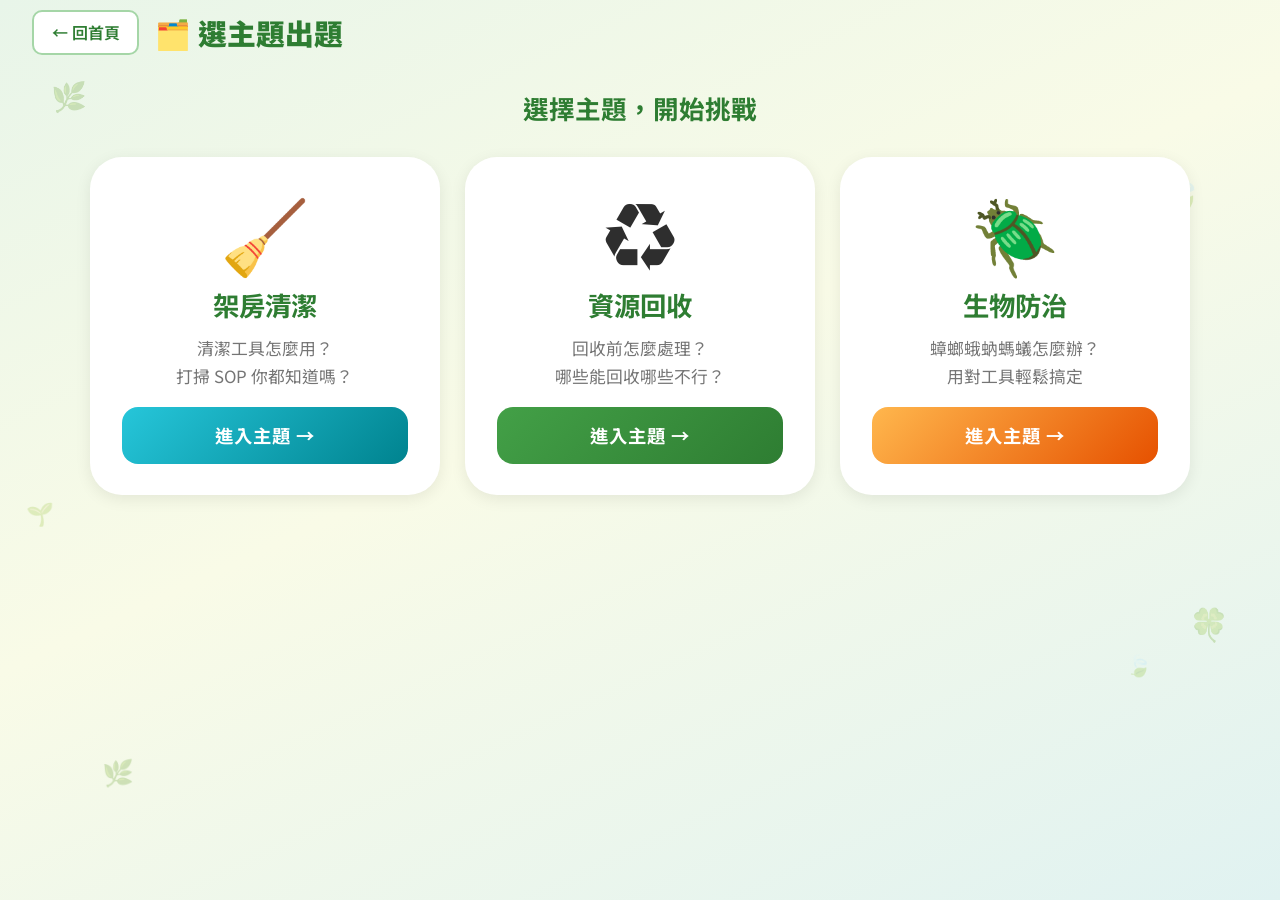
<file: theme-select.html>
<!DOCTYPE html>
<html lang="zh-TW">
<head>
  <meta charset="UTF-8">
  <meta name="viewport" content="width=device-width, initial-scale=1.0">
  <title>選擇主題 | 環保小遊戲</title>
  <link rel="preconnect" href="https://fonts.googleapis.com">
  <link href="https://fonts.googleapis.com/css2?family=Noto+Sans+TC:wght@400;500;700;900&display=swap" rel="stylesheet">
  <link rel="stylesheet" href="css/style.css">
</head>
<body>

  <!-- 背景裝飾 -->
  <div class="bg-deco" aria-hidden="true">
    <span class="leaf" style="top:8%;left:4%;font-size:1.8rem;animation-delay:0s">🌿</span>
    <span class="leaf" style="top:18%;right:6%;font-size:2.2rem;animation-delay:1.5s">🍃</span>
    <span class="leaf" style="top:55%;left:2%;font-size:1.4rem;animation-delay:3s">🌱</span>
    <span class="leaf" style="bottom:28%;right:4%;font-size:2rem;animation-delay:2s">🍀</span>
    <span class="leaf" style="bottom:12%;left:8%;font-size:1.6rem;animation-delay:4s">🌿</span>
    <span class="leaf" style="top:72%;right:10%;font-size:1.3rem;animation-delay:0.8s">🍃</span>
  </div>

  <div class="container">

    <!-- 頂部導覽 -->
    <nav class="game-nav">
      <a href="index.html" class="btn-back">← 回首頁</a>
      <span class="game-title-bar">🗂️ 選主題出題</span>
    </nav>

    <!-- 主題選擇 -->
    <main>
      <h2 class="section-title">選擇主題，開始挑戰</h2>
      <div class="games-grid theme-grid">

        <!-- 主題 1：架房清潔 -->
        <a href="themes/cleaning.html" class="game-card card-clean">
          <div class="card-icon">🧹</div>
          <div class="card-body">
            <h3>架房清潔</h3>
            <p>清潔工具怎麼用？<br>打掃 SOP 你都知道嗎？</p>
          </div>
          <span class="btn-play">進入主題 →</span>
        </a>

        <!-- 主題 2：資源回收 -->
        <a href="themes/recycle.html" class="game-card card-sort">
          <div class="card-icon">♻️</div>
          <div class="card-body">
            <h3>資源回收</h3>
            <p>回收前怎麼處理？<br>哪些能回收哪些不行？</p>
          </div>
          <span class="btn-play">進入主題 →</span>
        </a>

        <!-- 主題 3：生物防治 -->
        <a href="themes/bio.html" class="game-card card-bio">
          <div class="card-icon">🪲</div>
          <div class="card-body">
            <h3>生物防治</h3>
            <p>蟑螂蛾蚋螞蟻怎麼辦？<br>用對工具輕鬆搞定</p>
          </div>
          <span class="btn-play">進入主題 →</span>
        </a>

      </div>
    </main>

  </div>

</body>
</html>
</file>
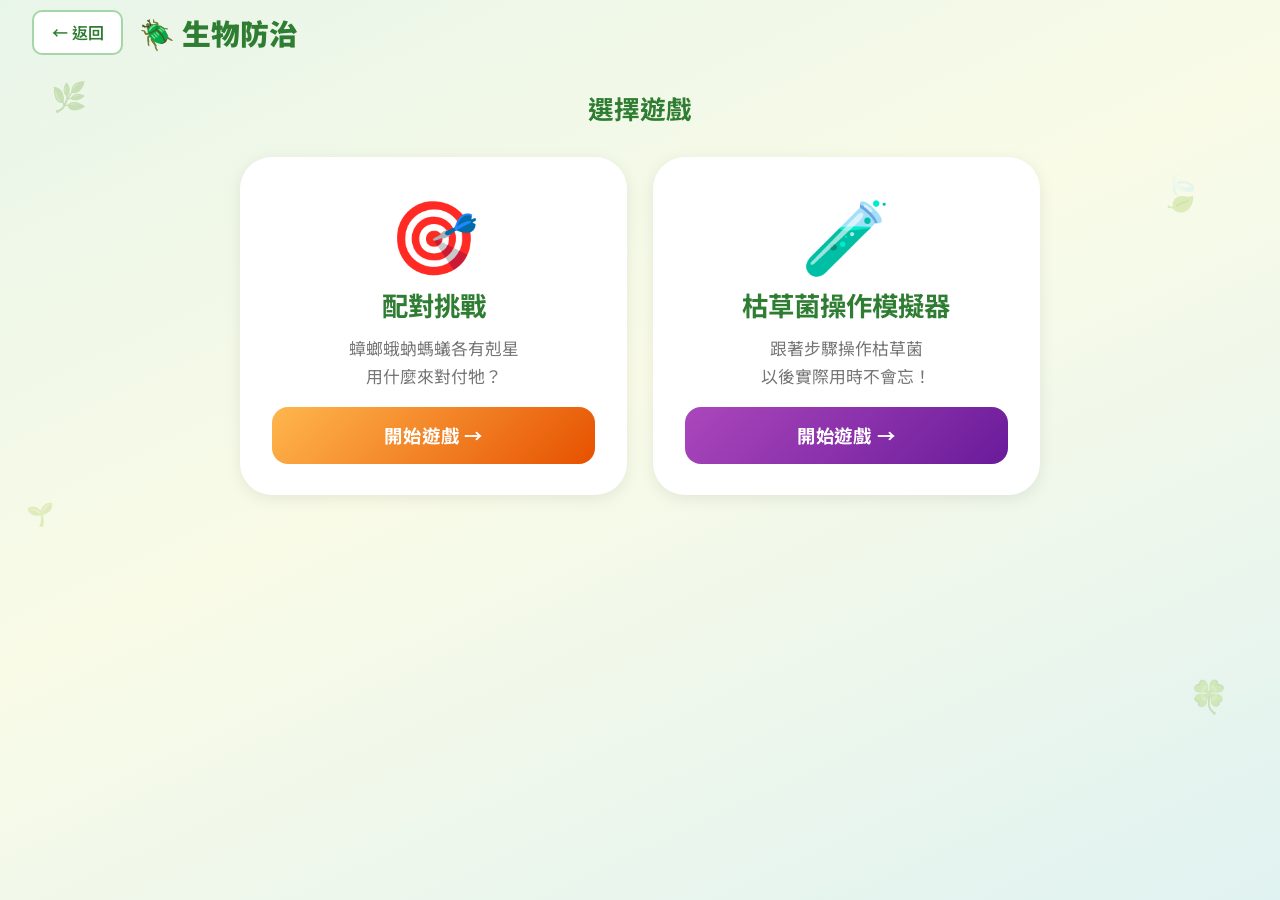
<file: themes/bio.html>
<!DOCTYPE html>
<html lang="zh-TW">
<head>
  <meta charset="UTF-8">
  <meta name="viewport" content="width=device-width, initial-scale=1.0">
  <title>生物防治 | 環保小遊戲</title>
  <link rel="preconnect" href="https://fonts.googleapis.com">
  <link href="https://fonts.googleapis.com/css2?family=Noto+Sans+TC:wght@400;500;700;900&display=swap" rel="stylesheet">
  <link rel="stylesheet" href="../css/style.css">
</head>
<body>

  <div class="bg-deco" aria-hidden="true">
    <span class="leaf" style="top:8%;left:4%;font-size:1.8rem;animation-delay:0s">🌿</span>
    <span class="leaf" style="top:18%;right:6%;font-size:2.2rem;animation-delay:1.5s">🍃</span>
    <span class="leaf" style="top:55%;left:2%;font-size:1.4rem;animation-delay:3s">🌱</span>
    <span class="leaf" style="bottom:20%;right:4%;font-size:2rem;animation-delay:2s">🍀</span>
  </div>

  <div class="container">

    <header class="game-nav">
      <a href="../theme-select.html" class="btn-back">← 返回</a>
      <span class="game-title-bar">🪲 生物防治</span>
    </header>

    <main>
      <h2 class="section-title">選擇遊戲</h2>
      <div class="games-grid theme-game-grid">

        <a href="../games/bio-match/index.html" class="game-card card-bio-match">
          <div class="card-icon">🎯</div>
          <div class="card-body">
            <h3>配對挑戰</h3>
            <p>蟑螂蛾蚋螞蟻各有剋星<br>用什麼來對付牠？</p>
          </div>
          <span class="btn-play">開始遊戲 →</span>
        </a>

        <a href="../games/bacillus/index.html" class="game-card card-bacillus">
          <div class="card-icon">🧪</div>
          <div class="card-body">
            <h3>枯草菌操作模擬器</h3>
            <p>跟著步驟操作枯草菌<br>以後實際用時不會忘！</p>
          </div>
          <span class="btn-play">開始遊戲 →</span>
        </a>

      </div>
    </main>

  </div>

</body>
</html>
</file>
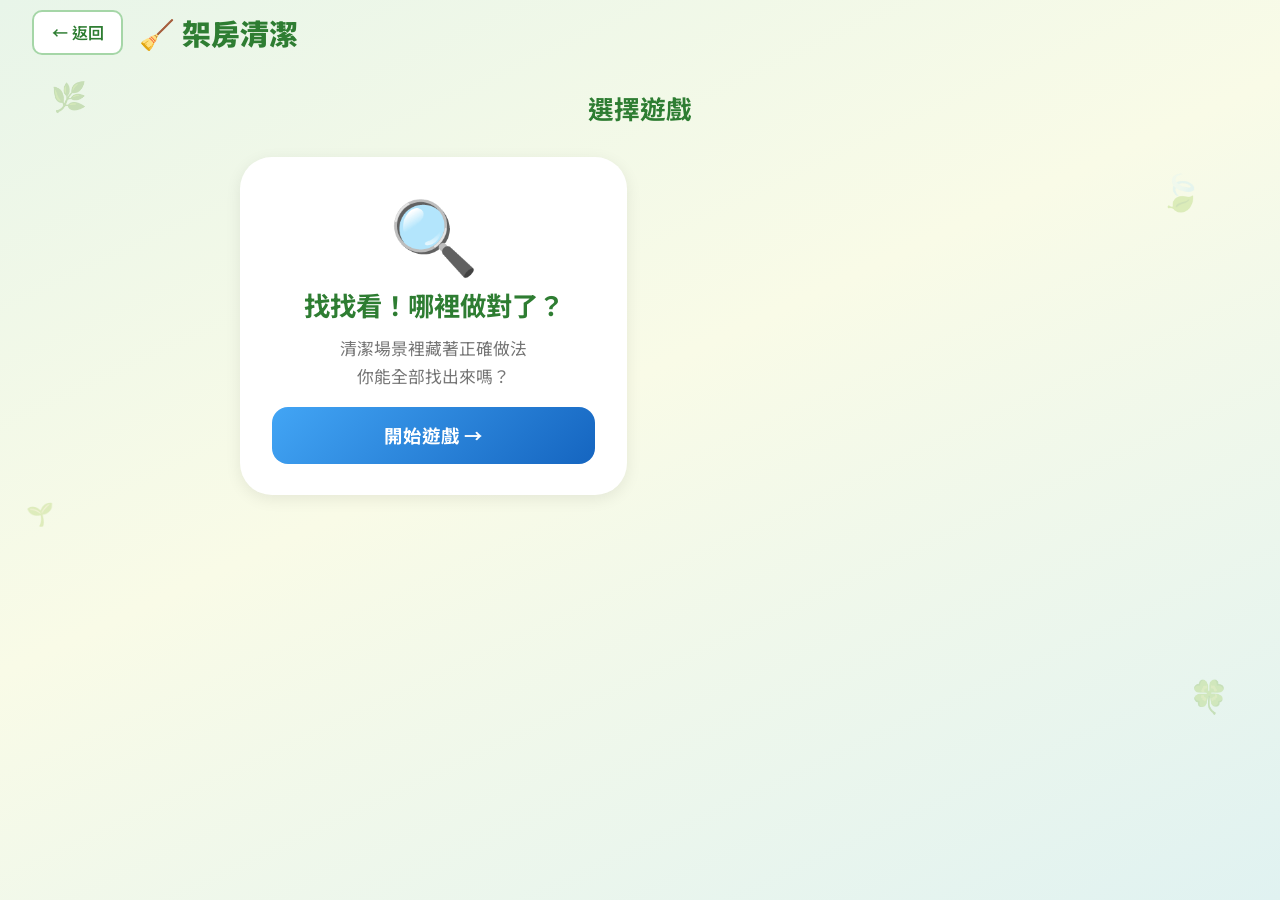
<file: themes/cleaning.html>
<!DOCTYPE html>
<html lang="zh-TW">
<head>
  <meta charset="UTF-8">
  <meta name="viewport" content="width=device-width, initial-scale=1.0">
  <title>架房清潔 | 環保小遊戲</title>
  <link rel="preconnect" href="https://fonts.googleapis.com">
  <link href="https://fonts.googleapis.com/css2?family=Noto+Sans+TC:wght@400;500;700;900&display=swap" rel="stylesheet">
  <link rel="stylesheet" href="../css/style.css">
</head>
<body>

  <div class="bg-deco" aria-hidden="true">
    <span class="leaf" style="top:8%;left:4%;font-size:1.8rem;animation-delay:0s">🌿</span>
    <span class="leaf" style="top:18%;right:6%;font-size:2.2rem;animation-delay:1.5s">🍃</span>
    <span class="leaf" style="top:55%;left:2%;font-size:1.4rem;animation-delay:3s">🌱</span>
    <span class="leaf" style="bottom:20%;right:4%;font-size:2rem;animation-delay:2s">🍀</span>
  </div>

  <div class="container">

    <header class="game-nav">
      <a href="../theme-select.html" class="btn-back">← 返回</a>
      <span class="game-title-bar">🧹 架房清潔</span>
    </header>

    <main>
      <h2 class="section-title">選擇遊戲</h2>
      <div class="games-grid theme-game-grid">

        <a href="../games/spot-error/index.html" class="game-card card-spot">
          <div class="card-icon">🔍</div>
          <div class="card-body">
            <h3>找找看！哪裡做對了？</h3>
            <p>清潔場景裡藏著正確做法<br>你能全部找出來嗎？</p>
          </div>
          <span class="btn-play">開始遊戲 →</span>
        </a>

      </div>
    </main>

  </div>

</body>
</html>
</file>
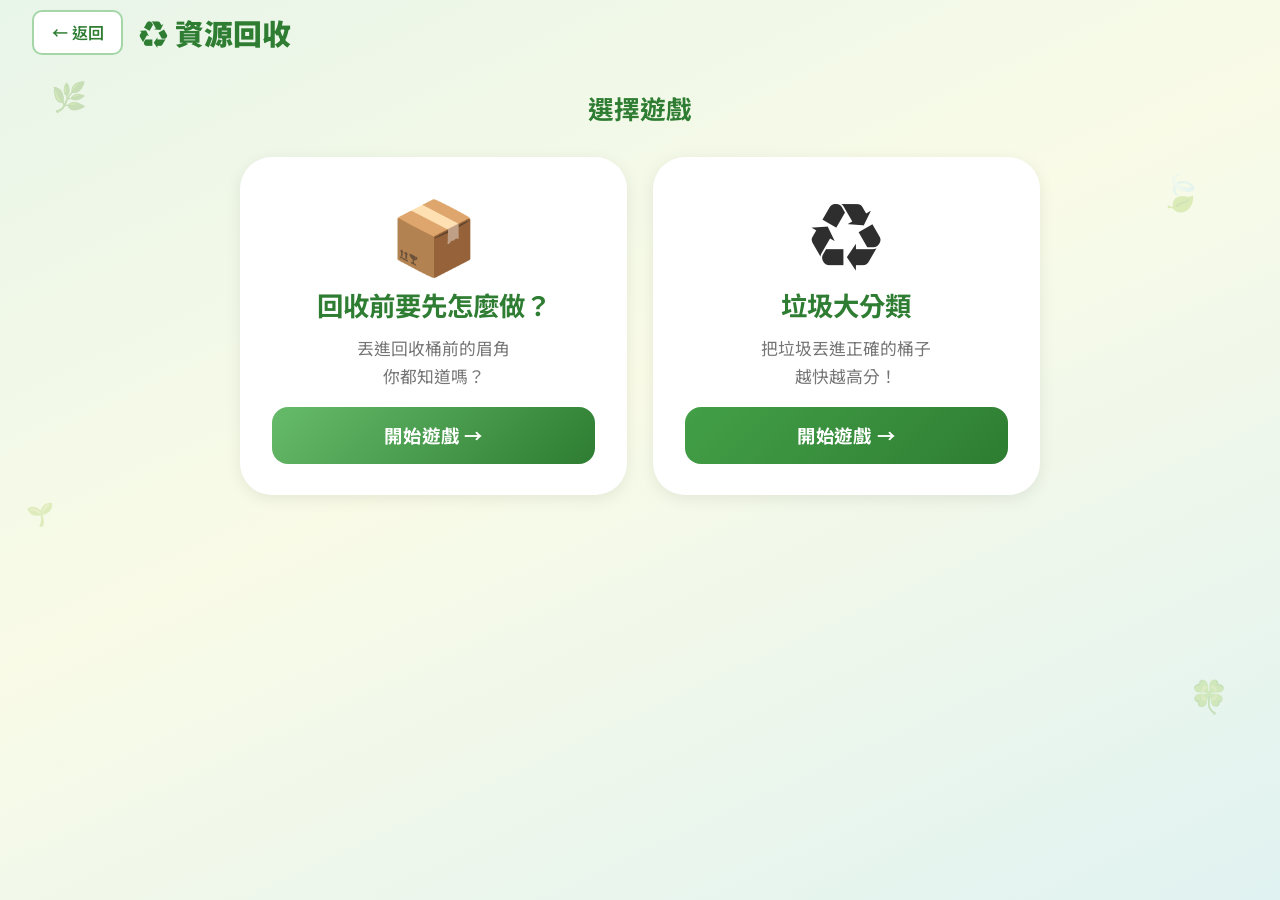
<file: themes/recycle.html>
<!DOCTYPE html>
<html lang="zh-TW">
<head>
  <meta charset="UTF-8">
  <meta name="viewport" content="width=device-width, initial-scale=1.0">
  <title>資源回收 | 環保小遊戲</title>
  <link rel="preconnect" href="https://fonts.googleapis.com">
  <link href="https://fonts.googleapis.com/css2?family=Noto+Sans+TC:wght@400;500;700;900&display=swap" rel="stylesheet">
  <link rel="stylesheet" href="../css/style.css">
</head>
<body>

  <div class="bg-deco" aria-hidden="true">
    <span class="leaf" style="top:8%;left:4%;font-size:1.8rem;animation-delay:0s">🌿</span>
    <span class="leaf" style="top:18%;right:6%;font-size:2.2rem;animation-delay:1.5s">🍃</span>
    <span class="leaf" style="top:55%;left:2%;font-size:1.4rem;animation-delay:3s">🌱</span>
    <span class="leaf" style="bottom:20%;right:4%;font-size:2rem;animation-delay:2s">🍀</span>
  </div>

  <div class="container">

    <header class="game-nav">
      <a href="../theme-select.html" class="btn-back">← 返回</a>
      <span class="game-title-bar">♻️ 資源回收</span>
    </header>

    <main>
      <h2 class="section-title">選擇遊戲</h2>
      <div class="games-grid theme-game-grid">

        <a href="../games/recycle-steps/index.html" class="game-card card-recycle-steps">
          <div class="card-icon">📦</div>
          <div class="card-body">
            <h3>回收前要先怎麼做？</h3>
            <p>丟進回收桶前的眉角<br>你都知道嗎？</p>
          </div>
          <span class="btn-play">開始遊戲 →</span>
        </a>

        <a href="../games/sorting/index.html" class="game-card card-sort">
          <div class="card-icon">♻️</div>
          <div class="card-body">
            <h3>垃圾大分類</h3>
            <p>把垃圾丟進正確的桶子<br>越快越高分！</p>
          </div>
          <span class="btn-play">開始遊戲 →</span>
        </a>

      </div>
    </main>

  </div>

</body>
</html>
</file>
<file: css/style.css>
/* ==========================================
   CTCM Game — 共用樣式
   ========================================== */

:root {
  --green-dark:    #2e7d32;
  --green-mid:     #43a047;
  --green-light:   #a5d6a7;
  --green-bg:      #e8f5e9;
  --yellow:        #fff9c4;
  --orange-light:  #fff3e0;
  --blue-light:    #e3f2fd;
  --text:          #2e2e2e;
  --text-light:    #757575;
  --white:         #ffffff;
  --shadow-sm:     0 4px 16px rgba(0, 0, 0, 0.08);
  --shadow-md:     0 8px 32px rgba(0, 0, 0, 0.13);
  --radius-xl:     32px;
  --radius-lg:     24px;
  --radius-md:     16px;
  --radius-sm:     10px;
}

/* ── Reset ── */
*, *::before, *::after { margin: 0; padding: 0; box-sizing: border-box; }

body {
  font-family: 'Noto Sans TC', 'Microsoft JhengHei', 'PingFang TC', sans-serif;
  background: linear-gradient(155deg, #e8f5e9 0%, #f9fbe7 45%, #e0f2f1 100%);
  min-height: 100vh;
  overflow-x: hidden;
  color: var(--text);
  font-size: 18px;
  line-height: 1.6;
}

/* ── 背景浮葉 ── */
.bg-deco {
  position: fixed;
  inset: 0;
  pointer-events: none;
  z-index: 0;
  overflow: hidden;
}

.leaf {
  position: absolute;
  opacity: 0.25;
  animation: floatLeaf 9s ease-in-out infinite;
  user-select: none;
}

@keyframes floatLeaf {
  0%,100% { transform: translateY(0)   rotate(0deg); }
  33%      { transform: translateY(-22px) rotate(12deg); }
  66%      { transform: translateY(10px)  rotate(-8deg); }
}

/* ── 整體容器 ── */
.container {
  position: relative;
  z-index: 1;
  width: 100%;
  max-width: none;
  padding: 1rem 2rem 2rem;
}

/* ── 頂部標題 ── */
.header {
  text-align: center;
  padding: 1.5rem 0 3rem;
}

.mascot {
  display: flex;
  justify-content: center;
  gap: 1rem;
  margin-bottom: 1rem;
}

.mascot-emoji {
  font-size: 4.5rem;
  display: inline-block;
  animation: mascotBounce 2.2s ease-in-out infinite;
  filter: drop-shadow(0 6px 12px rgba(0,0,0,0.12));
}

.mascot-right {
  animation-delay: 0.4s;
}

@keyframes mascotBounce {
  0%,100% { transform: translateY(0)    scale(1); }
  50%      { transform: translateY(-14px) scale(1.07); }
}

.title {
  font-size: clamp(2.2rem, 7vw, 4rem);
  font-weight: 900;
  color: var(--green-dark);
  letter-spacing: 0.06em;
  text-shadow: 0 2px 10px rgba(0,0,0,0.08);
}

.subtitle {
  font-size: clamp(1rem, 2.8vw, 1.25rem);
  color: var(--text-light);
  margin-top: 0.4rem;
  font-weight: 500;
}

/* ── 區塊標題 ── */
.section-title {
  text-align: center;
  font-size: clamp(1.2rem, 3vw, 1.6rem);
  font-weight: 700;
  color: var(--green-dark);
  margin-bottom: 1.8rem;
}

/* ── 遊戲卡片格 ── */
.games-grid {
  display: grid;
  grid-template-columns: repeat(2, 1fr);
  gap: 1.6rem;
}

/* ── 單張遊戲卡片 ── */
.game-card {
  background: var(--white);
  border-radius: var(--radius-xl);
  padding: 2.2rem 1.8rem 1.8rem;
  box-shadow: var(--shadow-sm);
  border: 3px solid transparent;
  text-decoration: none;
  color: inherit;
  display: flex;
  flex-direction: column;
  align-items: center;
  gap: 1rem;
  transition: transform 0.3s cubic-bezier(0.34, 1.56, 0.64, 1),
              box-shadow 0.3s ease,
              border-color 0.3s ease;
  cursor: pointer;
}

.game-card:hover {
  transform: translateY(-10px) scale(1.02);
  box-shadow: var(--shadow-md);
}

/* 各卡片主題色 */
.card-quiz:hover   { border-color: #fbc02d; }
.card-sort:hover   { border-color: var(--green-mid); }
.card-steps:hover  { border-color: #42a5f5; }

/* ── 卡片圖示 ── */
.card-icon {
  font-size: 4.5rem;
  line-height: 1;
  animation: iconWiggle 3.5s ease-in-out infinite;
}

.card-quiz  .card-icon { animation-delay: 0s;    }
.card-sort  .card-icon { animation-delay: 0.7s;  }
.card-steps .card-icon { animation-delay: 1.4s;  }

@keyframes iconWiggle {
  0%,100% { transform: scale(1)    rotate(0deg); }
  40%      { transform: scale(1.12) rotate(6deg); }
  60%      { transform: scale(1.12) rotate(-4deg); }
}

/* ── 卡片文字 ── */
.card-body {
  text-align: center;
  flex: 1;
}

.card-body h3 {
  font-size: clamp(1.3rem, 3.5vw, 1.65rem);
  font-weight: 700;
  color: var(--green-dark);
  margin-bottom: 0.5rem;
}

.card-body p {
  font-size: clamp(0.9rem, 2.2vw, 1.05rem);
  color: var(--text-light);
  line-height: 1.7;
}

/* ── 開始遊戲按鈕 ── */
.btn-play {
  display: block;
  width: 100%;
  background: linear-gradient(135deg, var(--green-mid), var(--green-dark));
  color: white;
  border-radius: var(--radius-md);
  padding: 0.85rem 1.5rem;
  font-size: clamp(1rem, 2.5vw, 1.15rem);
  font-weight: 700;
  text-align: center;
  letter-spacing: 0.05em;
  transition: filter 0.2s, transform 0.2s;
  margin-top: auto;
}

.game-card:hover .btn-play {
  filter: brightness(1.1);
  transform: scale(1.03);
}

/* 各主題按鈕顏色 */
.card-quiz   .btn-play  { background: linear-gradient(135deg, #fbc02d, #f57f17); }
.card-sort   .btn-play  { background: linear-gradient(135deg, var(--green-mid), var(--green-dark)); }
.card-steps  .btn-play  { background: linear-gradient(135deg, #42a5f5, #1565c0); }
.card-assign .btn-play  { background: linear-gradient(135deg, #ce93d8, #6a1b9a); }
.card-clean  .btn-play  { background: linear-gradient(135deg, #26c6da, #00838f); }
.card-bio    .btn-play  { background: linear-gradient(135deg, #ffb74d, #e65100); }
.card-spot   .btn-play  { background: linear-gradient(135deg, #42a5f5, #1565c0); }
.card-recycle-steps .btn-play { background: linear-gradient(135deg, #66bb6a, #2e7d32); }
.card-bio-match .btn-play     { background: linear-gradient(135deg, #ffb74d, #e65100); }
.card-bacillus .btn-play      { background: linear-gradient(135deg, #ab47bc, #6a1b9a); }

/* 適才適所卡片 */
.card-assign:hover  { border-color: #ab47bc; }
.card-assign .card-icon { animation-delay: 2.1s; }

/* 架房清潔 */
.card-clean:hover   { border-color: #26c6da; }
.card-clean .card-icon { animation-delay: 0.3s; }

/* 生物防治 */
.card-bio:hover     { border-color: #ffb74d; }
.card-bio .card-icon { animation-delay: 1.1s; }

/* 找找看 */
.card-spot:hover     { border-color: #42a5f5; }
.card-spot .card-icon { animation-delay: 0.5s; }

/* 回收步驟 */
.card-recycle-steps:hover { border-color: #66bb6a; }
.card-recycle-steps .card-icon { animation-delay: 1.0s; }

/* 生物配對 */
.card-bio-match:hover { border-color: #ffb74d; }
.card-bio-match .card-icon { animation-delay: 0.2s; }

/* 枯草菌模擬器 */
.card-bacillus:hover { border-color: #ab47bc; }
.card-bacillus .card-icon { animation-delay: 1.6s; }

/* 首頁：合併出題 / 選主題出題 */
.card-mixed  .btn-play  { background: linear-gradient(135deg, #ff8a65, #d84315); }
.card-theme  .btn-play  { background: linear-gradient(135deg, var(--green-mid), var(--green-dark)); }
.card-mixed:hover   { border-color: #ff8a65; }
.card-mixed .card-icon { animation-delay: 0.4s; }
.card-theme:hover   { border-color: var(--green-mid); }
.card-theme .card-icon { animation-delay: 1.2s; }

/* ── 三欄主題格（首頁）── */
.theme-grid {
  grid-template-columns: repeat(3, 1fr);
  max-width: 1100px;
  margin: 0 auto;
}

/* ── 主題遊戲格（主題頁，最多 2 款遊戲）── */
.theme-game-grid {
  max-width: 800px;
  margin: 0 auto;
}

@media (max-width: 600px) {
  .theme-grid { grid-template-columns: 1fr; }
}

/* ── 後台管理按鈕 ── */
.btn-admin {
  position: fixed;
  bottom: 1.5rem;
  right: 1.5rem;
  background: rgba(255, 255, 255, 0.82);
  backdrop-filter: blur(10px);
  -webkit-backdrop-filter: blur(10px);
  border: 2px solid var(--green-light);
  border-radius: var(--radius-sm);
  padding: 0.55rem 1.1rem;
  font-size: 0.9rem;
  font-family: inherit;
  color: var(--text-light);
  text-decoration: none;
  z-index: 200;
  transition: all 0.2s;
  font-weight: 500;
}

.btn-admin:hover {
  background: white;
  border-color: var(--green-mid);
  color: var(--green-dark);
  transform: scale(1.05);
}

/* ── 遊戲頁面通用 ── */

/* 頂部導覽列 */
.game-nav {
  display: flex;
  align-items: center;
  gap: 1rem;
  margin-bottom: 2rem;
  flex-wrap: wrap;
}

.btn-back {
  display: inline-flex;
  align-items: center;
  gap: 0.4rem;
  background: white;
  border: 2px solid var(--green-light);
  border-radius: var(--radius-sm);
  padding: 0.5rem 1.1rem;
  font-size: 1rem;
  font-family: inherit;
  font-weight: 600;
  color: var(--green-dark);
  text-decoration: none;
  cursor: pointer;
  transition: all 0.2s;
}

.btn-back:hover {
  background: var(--green-bg);
  border-color: var(--green-mid);
}

.game-title-bar {
  font-size: clamp(1.3rem, 4vw, 1.8rem);
  font-weight: 900;
  color: var(--green-dark);
}

/* 分數顯示 */
.score-board {
  background: white;
  border-radius: var(--radius-lg);
  box-shadow: var(--shadow-sm);
  padding: 1rem 1.5rem;
  display: flex;
  align-items: center;
  gap: 0.5rem;
  margin-left: auto;
  font-size: 1.2rem;
  font-weight: 700;
  color: var(--green-dark);
}

/* 結束畫面 */
.result-screen {
  text-align: center;
  padding: 3rem 1.5rem;
  animation: fadeInUp 0.5s ease;
}

.result-emoji {
  font-size: 6rem;
  display: block;
  animation: mascotBounce 1.5s ease-in-out infinite;
  margin-bottom: 1rem;
}

.result-score {
  font-size: clamp(2rem, 8vw, 4rem);
  font-weight: 900;
  color: var(--green-dark);
  margin: 0.5rem 0;
}

.result-message {
  font-size: clamp(1rem, 3vw, 1.3rem);
  color: var(--text-light);
  margin-bottom: 2rem;
}

.btn-restart {
  background: linear-gradient(135deg, var(--green-mid), var(--green-dark));
  color: white;
  border: none;
  border-radius: var(--radius-md);
  padding: 1rem 2.5rem;
  font-size: 1.2rem;
  font-weight: 700;
  font-family: inherit;
  cursor: pointer;
  transition: all 0.2s;
  margin: 0.5rem;
}

.btn-restart:hover {
  filter: brightness(1.1);
  transform: scale(1.05);
}

/* ── 通用行動按鈕（確認 / 下一題 / 下一步）── */
.btn-submit {
  background: linear-gradient(135deg, var(--green-mid), var(--green-dark));
  color: white;
  border: none;
  border-radius: var(--radius-md);
  padding: 1.1rem 3.5rem;
  font-size: clamp(1.1rem, 2.8vw, 1.35rem);
  font-weight: 700;
  font-family: inherit;
  cursor: pointer;
  min-width: 260px;
  letter-spacing: 0.04em;
  transition: all 0.2s;
}
.btn-submit:hover:not(:disabled) {
  filter: brightness(1.1);
  transform: scale(1.04);
}
.btn-submit:disabled {
  opacity: 0.45;
  cursor: not-allowed;
  transform: none;
}

/* ── 動畫工具 ── */
@keyframes fadeInUp {
  from { opacity: 0; transform: translateY(24px); }
  to   { opacity: 1; transform: translateY(0); }
}

@keyframes popIn {
  0%   { transform: scale(0.5); opacity: 0; }
  70%  { transform: scale(1.1); }
  100% { transform: scale(1);   opacity: 1; }
}

@keyframes shake {
  0%,100% { transform: translateX(0); }
  20%      { transform: translateX(-8px); }
  40%      { transform: translateX(8px); }
  60%      { transform: translateX(-5px); }
  80%      { transform: translateX(5px); }
}

.anim-pop  { animation: popIn 0.4s cubic-bezier(0.34,1.56,0.64,1); }
.anim-shake { animation: shake 0.4s ease; }

/* ── RWD ── */
@media (max-width: 520px) {
  .mascot-emoji { font-size: 3.5rem; }
}

/* ── 橫式滿版 ── */
@media (orientation: landscape) {
  .container { padding: 0.6rem 2rem 1rem; }
  .header { padding: 0.8rem 0 1rem; }
  .mascot-emoji { font-size: 3rem; }
  .title { font-size: clamp(1.6rem, 4vw, 2.8rem); }
}
</file>
